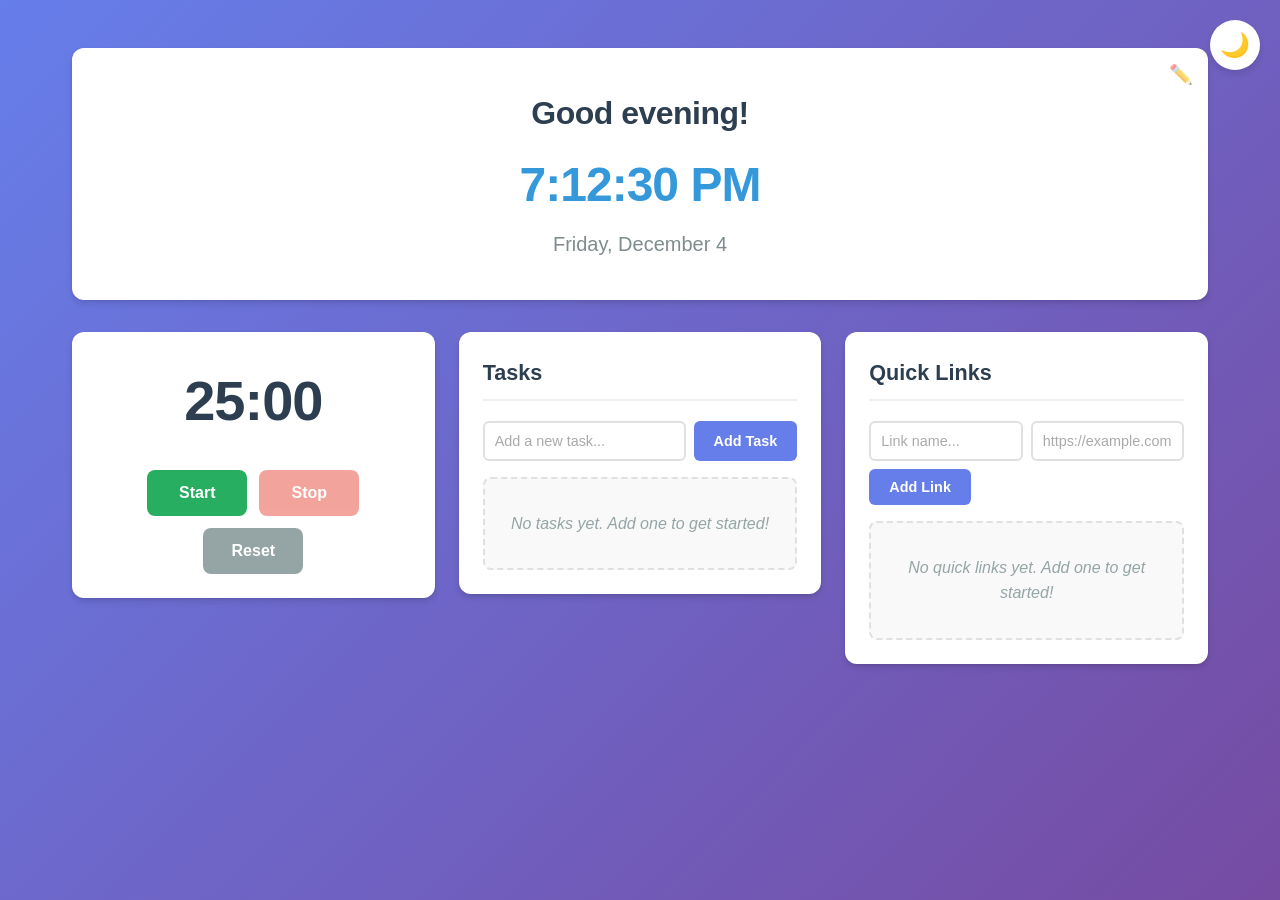
<file: index.html>
<!DOCTYPE html>
<html lang="en">
<head>
    <meta charset="UTF-8">
    <meta name="viewport" content="width=device-width, initial-scale=1.0">
    <meta http-equiv="X-UA-Compatible" content="IE=edge">
    <meta name="description" content="A simple life dashboard with tasks, timer, and quick links">
    <title>Life Dashboard</title>
    <link rel="stylesheet" href="css/styles.css">
</head>
<body>
    <main class="dashboard">
        <header class="dashboard-header">
            <div id="greeting-container" class="greeting-component"></div>
        </header>

        <section class="dashboard-content">
            <div class="component-grid">
                <div id="timer-container" class="timer-component">
                    <h2>Focus Timer</h2>
                    <div class="timer-display"></div>
                    <div class="timer-controls"></div>
                </div>

                <div id="tasklist-container" class="tasklist-component">
                    <h2>Tasks</h2>
                    <div class="task-input-container"></div>
                    <div class="task-list"></div>
                </div>

                <div id="quicklinks-container" class="quicklinks-component">
                    <h2>Quick Links</h2>
                    <div class="quicklinks-input-container"></div>
                    <div class="quicklinks-list"></div>
                </div>
            </div>
        </section>
    </main>

    <!-- Load dependencies first -->
    <script src="js/PerformanceUtils.js"></script>
    <script src="js/NotificationManager.js"></script>
    <script src="js/BrowserCompatibility.js"></script>
    <script src="js/ThemeManager.js"></script>
    <script src="js/StorageManager.js"></script>
    <script src="js/GreetingComponent.js"></script>
    <script src="js/TimerComponent.js"></script>
    <script src="js/TaskListComponent.js"></script>
    <script src="js/QuickLinksComponent.js"></script>
    
    <!-- Load main app last -->
    <script src="js/app.js"></script>
</body>
</html>
</file>
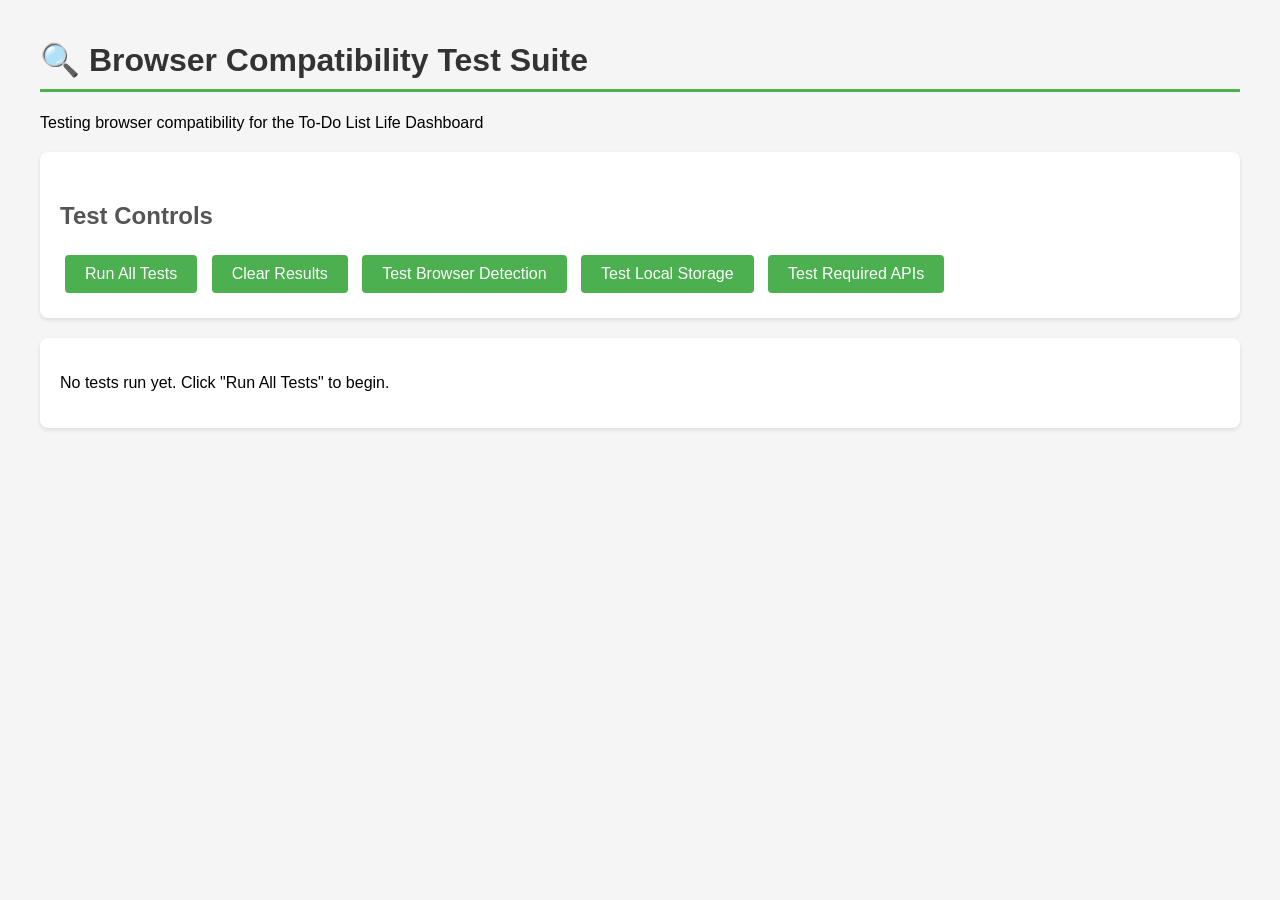
<file: test-browser-compatibility.html>
<!DOCTYPE html>
<html lang="en">
<head>
    <meta charset="UTF-8">
    <meta name="viewport" content="width=device-width, initial-scale=1.0">
    <title>Browser Compatibility Test</title>
    <style>
        body {
            font-family: -apple-system, BlinkMacSystemFont, 'Segoe UI', Roboto, Oxygen, Ubuntu, Cantarell, sans-serif;
            max-width: 1200px;
            margin: 0 auto;
            padding: 20px;
            background: #f5f5f5;
        }
        h1 {
            color: #333;
            border-bottom: 3px solid #4CAF50;
            padding-bottom: 10px;
        }
        h2 {
            color: #555;
            margin-top: 30px;
        }
        .test-section {
            background: white;
            padding: 20px;
            margin: 20px 0;
            border-radius: 8px;
            box-shadow: 0 2px 4px rgba(0,0,0,0.1);
        }
        .test-result {
            padding: 10px;
            margin: 10px 0;
            border-radius: 4px;
            font-family: monospace;
        }
        .pass {
            background: #d4edda;
            color: #155724;
            border-left: 4px solid #28a745;
        }
        .fail {
            background: #f8d7da;
            color: #721c24;
            border-left: 4px solid #dc3545;
        }
        .warning {
            background: #fff3cd;
            color: #856404;
            border-left: 4px solid #ffc107;
        }
        .info {
            background: #d1ecf1;
            color: #0c5460;
            border-left: 4px solid #17a2b8;
        }
        .code {
            background: #f4f4f4;
            padding: 15px;
            border-radius: 4px;
            overflow-x: auto;
            font-family: 'Courier New', monospace;
            font-size: 14px;
        }
        button {
            background: #4CAF50;
            color: white;
            border: none;
            padding: 10px 20px;
            border-radius: 4px;
            cursor: pointer;
            font-size: 16px;
            margin: 5px;
        }
        button:hover {
            background: #45a049;
        }
        .summary {
            font-size: 18px;
            font-weight: bold;
            padding: 15px;
            margin: 20px 0;
            border-radius: 8px;
        }
        table {
            width: 100%;
            border-collapse: collapse;
            margin: 15px 0;
        }
        th, td {
            padding: 12px;
            text-align: left;
            border-bottom: 1px solid #ddd;
        }
        th {
            background: #4CAF50;
            color: white;
        }
        tr:hover {
            background: #f5f5f5;
        }
    </style>
</head>
<body>
    <h1>🔍 Browser Compatibility Test Suite</h1>
    <p>Testing browser compatibility for the To-Do List Life Dashboard</p>

    <div class="test-section">
        <h2>Test Controls</h2>
        <button onclick="runAllTests()">Run All Tests</button>
        <button onclick="clearResults()">Clear Results</button>
        <button onclick="testBrowserDetection()">Test Browser Detection</button>
        <button onclick="testLocalStorage()">Test Local Storage</button>
        <button onclick="testAPIs()">Test Required APIs</button>
    </div>

    <div id="results"></div>

    <script src="js/BrowserCompatibility.js"></script>
    <script>
        let testResults = [];

        function addResult(category, test, status, message, details = '') {
            testResults.push({ category, test, status, message, details });
            displayResults();
        }

        function clearResults() {
            testResults = [];
            displayResults();
        }

        function displayResults() {
            const resultsDiv = document.getElementById('results');
            
            if (testResults.length === 0) {
                resultsDiv.innerHTML = '<div class="test-section"><p>No tests run yet. Click "Run All Tests" to begin.</p></div>';
                return;
            }

            // Group results by category
            const categories = {};
            testResults.forEach(result => {
                if (!categories[result.category]) {
                    categories[result.category] = [];
                }
                categories[result.category].push(result);
            });

            // Calculate summary
            const total = testResults.length;
            const passed = testResults.filter(r => r.status === 'pass').length;
            const failed = testResults.filter(r => r.status === 'fail').length;
            const warnings = testResults.filter(r => r.status === 'warning').length;

            let html = `
                <div class="test-section">
                    <div class="summary ${failed > 0 ? 'fail' : passed === total ? 'pass' : 'warning'}">
                        Test Summary: ${passed}/${total} passed, ${failed} failed, ${warnings} warnings
                    </div>
                </div>
            `;

            // Display results by category
            for (const [category, results] of Object.entries(categories)) {
                html += `<div class="test-section"><h2>${category}</h2>`;
                
                results.forEach(result => {
                    html += `
                        <div class="test-result ${result.status}">
                            <strong>${result.test}:</strong> ${result.message}
                            ${result.details ? `<div class="code">${result.details}</div>` : ''}
                        </div>
                    `;
                });
                
                html += '</div>';
            }

            resultsDiv.innerHTML = html;
        }

        function testBrowserDetection() {
            clearResults();
            
            const browser = BrowserCompatibility.detectBrowser();
            
            addResult(
                'Browser Detection',
                'Browser Type',
                'info',
                `Detected: ${browser.name} version ${browser.version}`,
                `User Agent: ${navigator.userAgent}`
            );

            addResult(
                'Browser Detection',
                'Minimum Version Check',
                browser.isSupported ? 'pass' : 'warning',
                browser.isSupported 
                    ? `Browser version ${browser.version} meets minimum requirement (${browser.minimumVersion})`
                    : `Browser version ${browser.version} is below minimum requirement (${browser.minimumVersion})`
            );

            // Test specific browser requirements
            const requirements = {
                'Chrome': 90,
                'Firefox': 88,
                'Edge': 90,
                'Safari': 14
            };

            addResult(
                'Browser Detection',
                'Supported Browsers',
                'info',
                'Minimum versions required',
                Object.entries(requirements).map(([name, ver]) => `${name}: ${ver}+`).join('\n')
            );
        }

        function testLocalStorage() {
            const result = BrowserCompatibility.checkLocalStorage();
            
            addResult(
                'Local Storage',
                'API Availability',
                result.available ? 'pass' : 'fail',
                result.available ? 'Local Storage is available' : result.error
            );

            if (result.available) {
                // Test read/write operations
                try {
                    const testKey = '__test_key__';
                    const testValue = { test: 'data', number: 123, array: [1, 2, 3] };
                    
                    localStorage.setItem(testKey, JSON.stringify(testValue));
                    const retrieved = JSON.parse(localStorage.getItem(testKey));
                    localStorage.removeItem(testKey);
                    
                    const matches = JSON.stringify(testValue) === JSON.stringify(retrieved);
                    
                    addResult(
                        'Local Storage',
                        'Read/Write Test',
                        matches ? 'pass' : 'fail',
                        matches ? 'Successfully wrote and read data' : 'Data mismatch after read'
                    );
                } catch (error) {
                    addResult(
                        'Local Storage',
                        'Read/Write Test',
                        'fail',
                        `Error during read/write: ${error.message}`
                    );
                }

                // Test storage capacity
                try {
                    const testKey = '__capacity_test__';
                    let size = 0;
                    const chunk = 'x'.repeat(1024); // 1KB chunks
                    
                    for (let i = 0; i < 100; i++) {
                        localStorage.setItem(testKey, chunk.repeat(i));
                        size = i;
                    }
                    
                    localStorage.removeItem(testKey);
                    
                    addResult(
                        'Local Storage',
                        'Capacity Test',
                        'pass',
                        `Successfully stored at least ${size}KB of data`
                    );
                } catch (error) {
                    addResult(
                        'Local Storage',
                        'Capacity Test',
                        'warning',
                        `Storage limit reached or error: ${error.message}`
                    );
                }
            }
        }

        function testAPIs() {
            const result = BrowserCompatibility.checkRequiredAPIs();
            
            addResult(
                'Required APIs',
                'Overall API Check',
                result.available ? 'pass' : 'fail',
                result.available 
                    ? 'All required APIs are available' 
                    : `Missing APIs: ${result.missing.join(', ')}`
            );

            // Test individual APIs
            const apiTests = [
                { name: 'JSON', test: () => typeof JSON !== 'undefined' && JSON.parse && JSON.stringify },
                { name: 'Date', test: () => typeof Date !== 'undefined' },
                { name: 'Array.forEach', test: () => typeof Array.prototype.forEach === 'function' },
                { name: 'Array.map', test: () => typeof Array.prototype.map === 'function' },
                { name: 'Array.filter', test: () => typeof Array.prototype.filter === 'function' },
                { name: 'Array.find', test: () => typeof Array.prototype.find === 'function' },
                { name: 'Object.assign', test: () => typeof Object.assign === 'function' },
                { name: 'Promise', test: () => typeof Promise !== 'undefined' },
                { name: 'setInterval', test: () => typeof setInterval === 'function' },
                { name: 'setTimeout', test: () => typeof setTimeout === 'function' },
                { name: 'addEventListener', test: () => typeof document.addEventListener === 'function' },
                { name: 'querySelector', test: () => typeof document.querySelector === 'function' },
                { name: 'classList', test: () => {
                    const el = document.createElement('div');
                    return typeof el.classList !== 'undefined';
                }}
            ];

            apiTests.forEach(api => {
                try {
                    const available = api.test();
                    addResult(
                        'Required APIs',
                        api.name,
                        available ? 'pass' : 'fail',
                        available ? 'Available' : 'Not available'
                    );
                } catch (error) {
                    addResult(
                        'Required APIs',
                        api.name,
                        'fail',
                        `Error checking: ${error.message}`
                    );
                }
            });
        }

        function testFullCompatibility() {
            const report = BrowserCompatibility.runCompatibilityChecks();
            
            addResult(
                'Full Compatibility Check',
                'Overall Status',
                report.isFullyCompatible ? 'pass' : 'warning',
                report.isFullyCompatible 
                    ? 'All compatibility checks passed' 
                    : 'Some compatibility issues detected'
            );

            addResult(
                'Full Compatibility Check',
                'Compatibility Summary',
                'info',
                BrowserCompatibility.getCompatibilitySummary()
            );

            // Display detailed report
            const details = `
Browser: ${report.browser.name} ${report.browser.version}
Supported: ${report.browser.isSupported}
Local Storage: ${report.localStorage.available}
APIs Available: ${report.apis.available}
${!report.apis.available ? 'Missing: ' + report.apis.missing.join(', ') : ''}
            `.trim();

            addResult(
                'Full Compatibility Check',
                'Detailed Report',
                'info',
                'Complete compatibility information',
                details
            );
        }

        function testBrowserSpecificFeatures() {
            // Test browser-specific features that might differ
            const features = [
                {
                    name: 'requestAnimationFrame',
                    test: () => typeof requestAnimationFrame === 'function'
                },
                {
                    name: 'Intl.DateTimeFormat',
                    test: () => typeof Intl !== 'undefined' && typeof Intl.DateTimeFormat === 'function'
                },
                {
                    name: 'fetch API',
                    test: () => typeof fetch === 'function'
                },
                {
                    name: 'ES6 Classes',
                    test: () => {
                        try {
                            eval('class Test {}');
                            return true;
                        } catch (e) {
                            return false;
                        }
                    }
                },
                {
                    name: 'Arrow Functions',
                    test: () => {
                        try {
                            eval('() => {}');
                            return true;
                        } catch (e) {
                            return false;
                        }
                    }
                },
                {
                    name: 'Template Literals',
                    test: () => {
                        try {
                            eval('`test`');
                            return true;
                        } catch (e) {
                            return false;
                        }
                    }
                }
            ];

            features.forEach(feature => {
                try {
                    const available = feature.test();
                    addResult(
                        'Browser Features',
                        feature.name,
                        available ? 'pass' : 'warning',
                        available ? 'Supported' : 'Not supported (may use polyfill)'
                    );
                } catch (error) {
                    addResult(
                        'Browser Features',
                        feature.name,
                        'warning',
                        `Error checking: ${error.message}`
                    );
                }
            });
        }

        function runAllTests() {
            clearResults();
            testBrowserDetection();
            testLocalStorage();
            testAPIs();
            testBrowserSpecificFeatures();
            testFullCompatibility();
        }

        // Run tests on page load
        window.addEventListener('DOMContentLoaded', () => {
            displayResults();
        });
    </script>
</body>
</html>
</file>
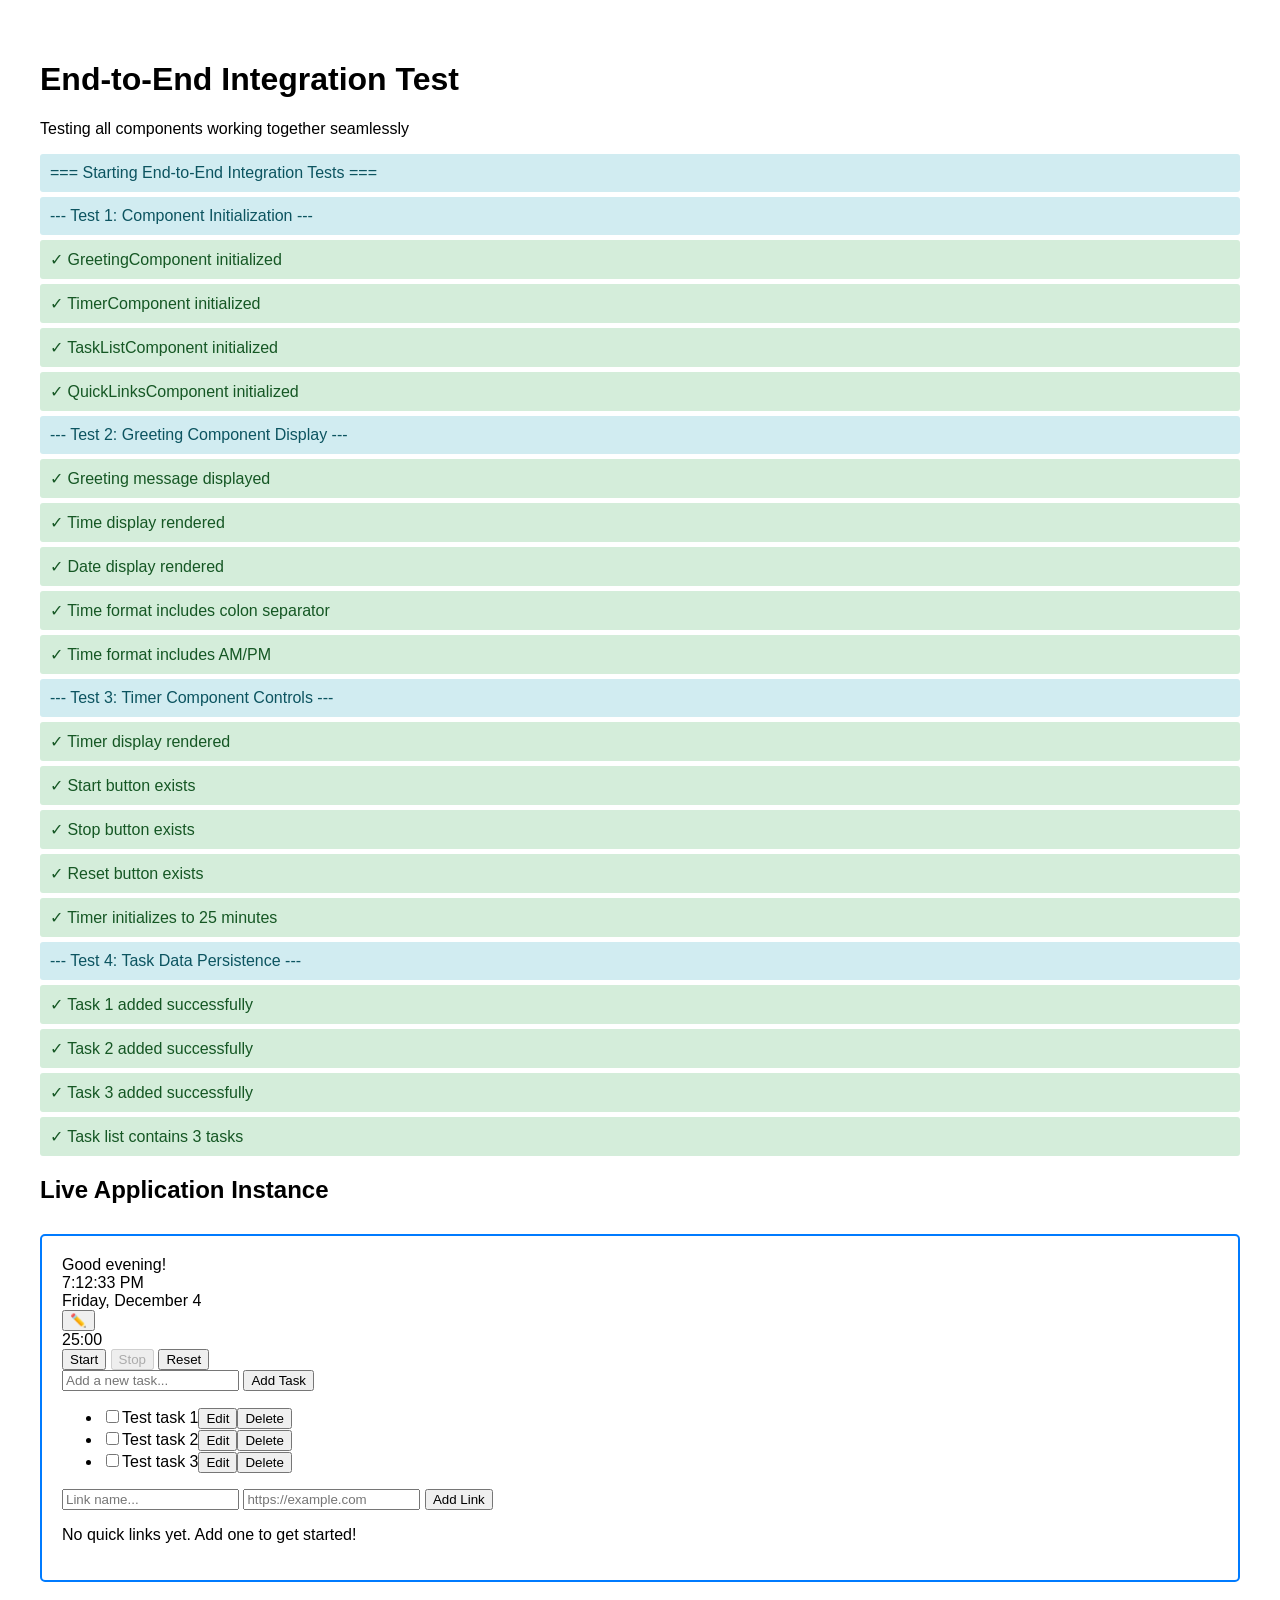
<file: test-e2e-integration.html>
<!DOCTYPE html>
<html lang="en">
<head>
    <meta charset="UTF-8">
    <meta name="viewport" content="width=device-width, initial-scale=1.0">
    <title>End-to-End Integration Test - Life Dashboard</title>
    <style>
        body {
            font-family: Arial, sans-serif;
            max-width: 1200px;
            margin: 20px auto;
            padding: 20px;
        }
        .test-section {
            margin: 20px 0;
            padding: 15px;
            border: 1px solid #ddd;
            border-radius: 5px;
        }
        .test-result {
            padding: 10px;
            margin: 5px 0;
            border-radius: 3px;
        }
        .pass {
            background-color: #d4edda;
            color: #155724;
        }
        .fail {
            background-color: #f8d7da;
            color: #721c24;
        }
        .info {
            background-color: #d1ecf1;
            color: #0c5460;
        }
        .summary {
            font-size: 1.2em;
            font-weight: bold;
            margin: 20px 0;
            padding: 15px;
            border-radius: 5px;
        }
        #app-container {
            margin-top: 30px;
            padding: 20px;
            border: 2px solid #007bff;
            border-radius: 5px;
        }
    </style>
</head>
<body>
    <h1>End-to-End Integration Test</h1>
    <p>Testing all components working together seamlessly</p>

    <div id="test-results"></div>
    <div id="summary"></div>

    <h2>Live Application Instance</h2>
    <div id="app-container">
        <div id="greeting-container" class="greeting-component"></div>
        <div id="timer-container" class="timer-component"></div>
        <div id="tasklist-container" class="tasklist-component">
            <div class="task-input-container"></div>
            <div class="task-list"></div>
        </div>
        <div id="quicklinks-container" class="quicklinks-component">
            <div class="quicklinks-input-container"></div>
            <div class="quicklinks-list"></div>
        </div>
    </div>

    <!-- Load application scripts -->
    <script src="js/PerformanceUtils.js"></script>
    <script src="js/NotificationManager.js"></script>
    <script src="js/BrowserCompatibility.js"></script>
    <script src="js/StorageManager.js"></script>
    <script src="js/GreetingComponent.js"></script>
    <script src="js/TimerComponent.js"></script>
    <script src="js/TaskListComponent.js"></script>
    <script src="js/QuickLinksComponent.js"></script>

    <script>
        // Test framework
        const results = [];
        let passCount = 0;
        let failCount = 0;

        function log(message, type = 'info') {
            const div = document.createElement('div');
            div.className = `test-result ${type}`;
            div.textContent = message;
            document.getElementById('test-results').appendChild(div);
            
            if (type === 'pass') passCount++;
            if (type === 'fail') failCount++;
            
            results.push({ message, type });
        }

        function assert(condition, message) {
            if (condition) {
                log(`✓ ${message}`, 'pass');
                return true;
            } else {
                log(`✗ ${message}`, 'fail');
                return false;
            }
        }

        function sleep(ms) {
            return new Promise(resolve => setTimeout(resolve, ms));
        }

        // Component instances
        let greeting, timer, taskList, quickLinks;

        // Test Suite
        async function runTests() {
            log('=== Starting End-to-End Integration Tests ===', 'info');
            
            // Clear Local Storage before tests
            localStorage.clear();
            
            // Test 1: Component Initialization (Req 8.1, 8.2, 9.4)
            log('--- Test 1: Component Initialization ---', 'info');
            try {
                greeting = new GreetingComponent(document.getElementById('greeting-container'));
                timer = new TimerComponent(document.getElementById('timer-container'));
                taskList = new TaskListComponent(document.getElementById('tasklist-container'));
                quickLinks = new QuickLinksComponent(document.getElementById('quicklinks-container'));
                
                greeting.init();
                timer.init();
                taskList.init();
                quickLinks.init();
                
                assert(greeting !== null, 'GreetingComponent initialized');
                assert(timer !== null, 'TimerComponent initialized');
                assert(taskList !== null, 'TaskListComponent initialized');
                assert(quickLinks !== null, 'QuickLinksComponent initialized');
            } catch (error) {
                log(`Component initialization failed: ${error.message}`, 'fail');
            }
            
            await sleep(100);

            // Test 2: Greeting Component Display
            log('--- Test 2: Greeting Component Display ---', 'info');
            const greetingContainer = document.getElementById('greeting-container');
            assert(greetingContainer.querySelector('.greeting-message') !== null, 'Greeting message displayed');
            assert(greetingContainer.querySelector('.time-display') !== null, 'Time display rendered');
            assert(greetingContainer.querySelector('.date-display') !== null, 'Date display rendered');
            
            const timeText = greetingContainer.querySelector('.time-display').textContent;
            assert(timeText.includes(':'), 'Time format includes colon separator');
            assert(timeText.includes('AM') || timeText.includes('PM'), 'Time format includes AM/PM');
            
            // Test 3: Timer Component Controls
            log('--- Test 3: Timer Component Controls ---', 'info');
            const timerContainer = document.getElementById('timer-container');
            assert(timerContainer.querySelector('.timer-display') !== null, 'Timer display rendered');
            assert(timerContainer.querySelector('.timer-start') !== null, 'Start button exists');
            assert(timerContainer.querySelector('.timer-stop') !== null, 'Stop button exists');
            assert(timerContainer.querySelector('.timer-reset') !== null, 'Reset button exists');
            
            const initialTime = timerContainer.querySelector('.timer-display').textContent;
            assert(initialTime === '25:00', 'Timer initializes to 25 minutes');

            // Test 4: Task Persistence (Req 8.1, 8.2)
            log('--- Test 4: Task Data Persistence ---', 'info');
            
            // Add tasks
            const task1 = taskList.addTask('Test task 1');
            const task2 = taskList.addTask('Test task 2');
            const task3 = taskList.addTask('Test task 3');
            
            assert(task1 !== null, 'Task 1 added successfully');
            assert(task2 !== null, 'Task 2 added successfully');
            assert(task3 !== null, 'Task 3 added successfully');
            assert(taskList.tasks.length === 3, 'Task list contains 3 tasks');
            
            await sleep(500); // Wait for debounced save
            
            // Verify storage
            const storedTasks = StorageManager.get('tasks', []);
            assert(storedTasks.length === 3, 'Tasks persisted to Local Storage');
            assert(storedTasks[0].description === 'Test task 1', 'Task 1 description persisted');
            assert(storedTasks[1].description === 'Test task 2', 'Task 2 description persisted');
            assert(storedTasks[2].description === 'Test task 3', 'Task 3 description persisted');

            // Test 5: Task Operations
            log('--- Test 5: Task Operations ---', 'info');
            
            // Toggle completion
            const toggleResult = taskList.toggleTask(task1.id);
            assert(toggleResult === true, 'Task toggle successful');
            assert(task1.completed === true, 'Task marked as completed');
            
            await sleep(500);
            const storedAfterToggle = StorageManager.get('tasks', []);
            assert(storedAfterToggle[0].completed === true, 'Task completion persisted');
            
            // Edit task
            const editResult = taskList.editTask(task2.id, 'Updated task 2');
            assert(editResult === true, 'Task edit successful');
            assert(task2.description === 'Updated task 2', 'Task description updated');
            
            await sleep(500);
            const storedAfterEdit = StorageManager.get('tasks', []);
            assert(storedAfterEdit[1].description === 'Updated task 2', 'Task edit persisted');
            
            // Delete task
            const deleteResult = taskList.deleteTask(task3.id);
            assert(deleteResult === true, 'Task delete successful');
            assert(taskList.tasks.length === 2, 'Task removed from list');
            
            await sleep(500);
            const storedAfterDelete = StorageManager.get('tasks', []);
            assert(storedAfterDelete.length === 2, 'Task deletion persisted');

            // Test 6: Quick Links Persistence (Req 9.4)
            log('--- Test 6: Quick Links Data Persistence ---', 'info');
            
            // Add links
            const link1 = quickLinks.addLink('GitHub', 'https://github.com');
            const link2 = quickLinks.addLink('Google', 'https://google.com');
            const link3 = quickLinks.addLink('MDN', 'https://developer.mozilla.org');
            
            assert(link1 !== null, 'Link 1 added successfully');
            assert(link2 !== null, 'Link 2 added successfully');
            assert(link3 !== null, 'Link 3 added successfully');
            assert(quickLinks.links.length === 3, 'Quick links list contains 3 links');
            
            await sleep(500); // Wait for debounced save
            
            // Verify storage
            const storedLinks = StorageManager.get('quickLinks', []);
            assert(storedLinks.length === 3, 'Links persisted to Local Storage');
            assert(storedLinks[0].name === 'GitHub', 'Link 1 name persisted');
            assert(storedLinks[0].url === 'https://github.com', 'Link 1 URL persisted');
            assert(storedLinks[1].name === 'Google', 'Link 2 name persisted');
            assert(storedLinks[2].name === 'MDN', 'Link 3 name persisted');

            // Test 7: Quick Links Operations
            log('--- Test 7: Quick Links Operations ---', 'info');
            
            // Delete link
            const deleteLinkResult = quickLinks.deleteLink(link2.id);
            assert(deleteLinkResult === true, 'Link delete successful');
            assert(quickLinks.links.length === 2, 'Link removed from list');
            
            await sleep(500);
            const storedAfterLinkDelete = StorageManager.get('quickLinks', []);
            assert(storedAfterLinkDelete.length === 2, 'Link deletion persisted');
            
            // Test 8: Page Reload Simulation (Req 8.1, 9.4)
            log('--- Test 8: Page Reload Simulation ---', 'info');
            
            // Destroy and recreate components
            greeting.destroy();
            timer.destroy();
            
            // Create new instances
            const newTaskList = new TaskListComponent(document.getElementById('tasklist-container'));
            const newQuickLinks = new QuickLinksComponent(document.getElementById('quicklinks-container'));
            
            newTaskList.init();
            newQuickLinks.init();
            
            assert(newTaskList.tasks.length === 2, 'Tasks loaded after reload');
            assert(newTaskList.tasks[0].description === 'Test task 1', 'Task 1 data preserved');
            assert(newTaskList.tasks[1].description === 'Updated task 2', 'Task 2 data preserved');
            assert(newTaskList.tasks[0].completed === true, 'Task completion state preserved');
            
            assert(newQuickLinks.links.length === 2, 'Links loaded after reload');
            assert(newQuickLinks.links[0].name === 'GitHub', 'Link 1 data preserved');
            assert(newQuickLinks.links[1].name === 'MDN', 'Link 2 data preserved');

            // Test 9: Event Handler Binding
            log('--- Test 9: Event Handler Binding ---', 'info');
            
            // Check timer buttons are functional
            const startBtn = timerContainer.querySelector('.timer-start');
            const stopBtn = timerContainer.querySelector('.timer-stop');
            const resetBtn = timerContainer.querySelector('.timer-reset');
            
            assert(startBtn !== null && !startBtn.disabled, 'Start button is enabled');
            assert(stopBtn !== null && stopBtn.disabled, 'Stop button is disabled (timer not running)');
            assert(resetBtn !== null && !resetBtn.disabled, 'Reset button is enabled');
            
            // Start timer
            startBtn.click();
            await sleep(100);
            assert(timer.state === 'running', 'Timer started via button click');
            
            // Stop timer
            stopBtn.click();
            await sleep(100);
            assert(timer.state === 'paused', 'Timer stopped via button click');
            
            // Reset timer
            resetBtn.click();
            await sleep(100);
            assert(timer.state === 'idle', 'Timer reset via button click');
            assert(timer.remaining === 1500, 'Timer reset to initial duration');

            // Test 10: Memory Leak Prevention
            log('--- Test 10: Memory Leak Prevention ---', 'info');
            
            // Create and destroy greeting component multiple times
            for (let i = 0; i < 5; i++) {
                const tempGreeting = new GreetingComponent(document.getElementById('greeting-container'));
                tempGreeting.init();
                tempGreeting.destroy();
            }
            assert(true, 'Multiple greeting component create/destroy cycles completed');
            
            // Create and destroy timer component multiple times
            for (let i = 0; i < 5; i++) {
                const tempTimer = new TimerComponent(document.getElementById('timer-container'));
                tempTimer.init();
                tempTimer.start();
                tempTimer.destroy();
            }
            assert(true, 'Multiple timer component create/destroy cycles completed');
            
            // Verify no lingering intervals (this is implicit - if intervals weren't cleared, 
            // we'd see console errors or unexpected behavior)
            assert(true, 'No memory leaks detected from intervals');

            // Test 11: Input Validation
            log('--- Test 11: Input Validation ---', 'info');
            
            // Empty task rejection
            const emptyTask = newTaskList.addTask('   ');
            assert(emptyTask === null, 'Empty task rejected');
            
            const emptyTask2 = newTaskList.addTask('');
            assert(emptyTask2 === null, 'Whitespace-only task rejected');
            
            // Invalid URL rejection
            const invalidLink1 = newQuickLinks.addLink('Test', 'not-a-url');
            assert(invalidLink1 === null, 'Invalid URL rejected (no protocol)');
            
            const invalidLink2 = newQuickLinks.addLink('Test', 'ftp://example.com');
            assert(invalidLink2 === null, 'Invalid URL rejected (wrong protocol)');
            
            const invalidLink3 = newQuickLinks.addLink('', 'https://example.com');
            assert(invalidLink3 === null, 'Empty link name rejected');
            
            // Valid inputs accepted
            const validTask = newTaskList.addTask('Valid task');
            assert(validTask !== null, 'Valid task accepted');
            
            const validLink = newQuickLinks.addLink('Valid Link', 'https://example.com');
            assert(validLink !== null, 'Valid link accepted');

            // Test 12: Component Integration
            log('--- Test 12: Component Integration ---', 'info');
            
            // All components should work independently without interfering
            const taskCountBefore = newTaskList.tasks.length;
            const linkCountBefore = newQuickLinks.links.length;
            
            // Add task
            newTaskList.addTask('Integration test task');
            assert(newTaskList.tasks.length === taskCountBefore + 1, 'Task added without affecting links');
            assert(newQuickLinks.links.length === linkCountBefore, 'Links unchanged after task addition');
            
            // Add link
            newQuickLinks.addLink('Integration Link', 'https://test.com');
            assert(newQuickLinks.links.length === linkCountBefore + 1, 'Link added without affecting tasks');
            assert(newTaskList.tasks.length === taskCountBefore + 1, 'Tasks unchanged after link addition');
            
            // Timer operations don't affect data
            timer.start();
            await sleep(100);
            timer.stop();
            assert(newTaskList.tasks.length === taskCountBefore + 1, 'Timer operations don\'t affect tasks');
            assert(newQuickLinks.links.length === linkCountBefore + 1, 'Timer operations don\'t affect links');

            // Test 13: Storage Error Handling
            log('--- Test 13: Storage Error Handling ---', 'info');
            
            // Test corrupted data handling
            localStorage.setItem('tasks', 'invalid-json{{{');
            const corruptedTasks = StorageManager.get('tasks', []);
            assert(Array.isArray(corruptedTasks) && corruptedTasks.length === 0, 
                   'Corrupted task data returns default value');
            
            localStorage.setItem('quickLinks', 'not-json');
            const corruptedLinks = StorageManager.get('quickLinks', []);
            assert(Array.isArray(corruptedLinks) && corruptedLinks.length === 0, 
                   'Corrupted link data returns default value');
            
            // Test missing data handling
            localStorage.removeItem('tasks');
            const missingTasks = StorageManager.get('tasks', []);
            assert(Array.isArray(missingTasks) && missingTasks.length === 0, 
                   'Missing task data returns default value');
            
            // Test 14: Complete Application State
            log('--- Test 14: Complete Application State ---', 'info');
            
            // Clean slate
            localStorage.clear();
            
            // Initialize fresh components
            const finalTaskList = new TaskListComponent(document.getElementById('tasklist-container'));
            const finalQuickLinks = new QuickLinksComponent(document.getElementById('quicklinks-container'));
            
            finalTaskList.init();
            finalQuickLinks.init();
            
            assert(finalTaskList.tasks.length === 0, 'Fresh task list is empty');
            assert(finalQuickLinks.links.length === 0, 'Fresh links list is empty');

            // Add complete application data
            finalTaskList.addTask('Morning workout');
            finalTaskList.addTask('Review code');
            finalTaskList.addTask('Team meeting');
            finalTaskList.toggleTask(finalTaskList.tasks[0].id);
            
            finalQuickLinks.addLink('GitHub', 'https://github.com');
            finalQuickLinks.addLink('Stack Overflow', 'https://stackoverflow.com');
            
            await sleep(500);
            
            // Verify complete state
            assert(finalTaskList.tasks.length === 3, 'Complete task list created');
            assert(finalTaskList.tasks[0].completed === true, 'Task completion tracked');
            assert(finalQuickLinks.links.length === 2, 'Complete links list created');
            
            const finalStoredTasks = StorageManager.get('tasks', []);
            const finalStoredLinks = StorageManager.get('quickLinks', []);
            
            assert(finalStoredTasks.length === 3, 'Complete task state persisted');
            assert(finalStoredLinks.length === 2, 'Complete links state persisted');
            
            // Summary
            log('=== Test Suite Complete ===', 'info');
            const summary = document.getElementById('summary');
            summary.className = 'summary ' + (failCount === 0 ? 'pass' : 'fail');
            summary.innerHTML = `
                <strong>Results:</strong> ${passCount} passed, ${failCount} failed<br>
                <strong>Success Rate:</strong> ${((passCount / (passCount + failCount)) * 100).toFixed(1)}%
            `;
            
            if (failCount === 0) {
                log('✓ All integration tests passed! Application is ready for production.', 'pass');
            } else {
                log(`✗ ${failCount} test(s) failed. Please review and fix issues.`, 'fail');
            }
        }

        // Run tests when page loads
        window.addEventListener('DOMContentLoaded', () => {
            setTimeout(runTests, 500);
        });
    </script>
</body>
</html>
</file>
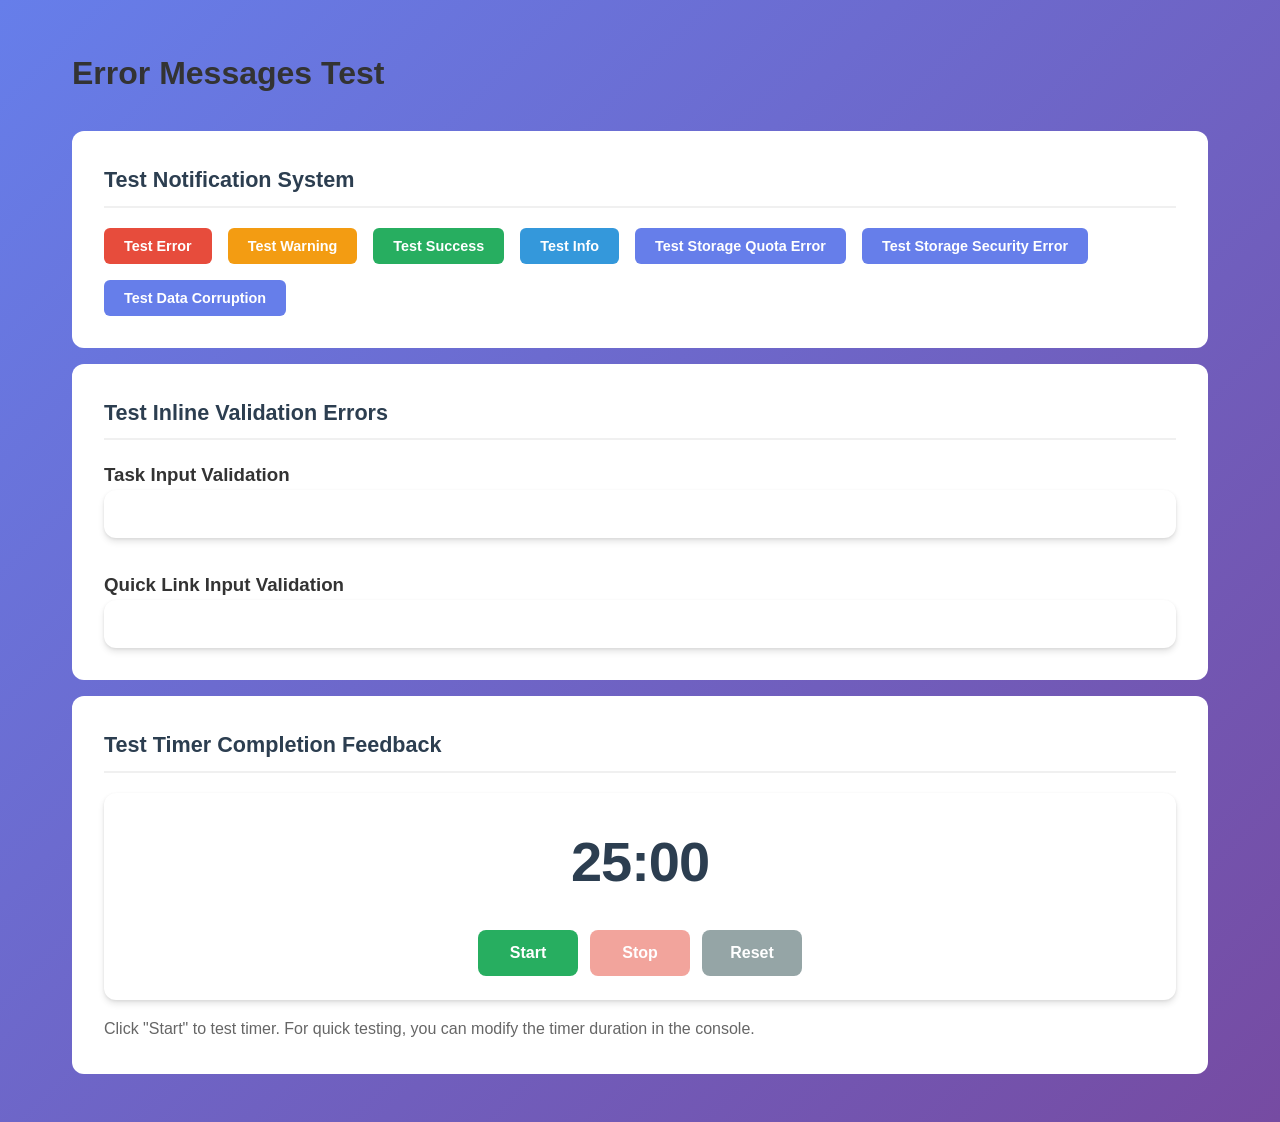
<file: test-error-messages.html>
<!DOCTYPE html>
<html lang="en">
<head>
    <meta charset="UTF-8">
    <meta name="viewport" content="width=device-width, initial-scale=1.0">
    <title>Error Messages Test</title>
    <link rel="stylesheet" href="css/styles.css">
</head>
<body>
    <main class="dashboard">
        <header class="dashboard-header">
            <h1>Error Messages Test</h1>
        </header>

        <section class="dashboard-content">
            <div style="background: white; padding: 2rem; border-radius: 12px; margin-bottom: 1rem;">
                <h2>Test Notification System</h2>
                <div style="display: flex; gap: 1rem; flex-wrap: wrap; margin-top: 1rem;">
                    <button id="test-error" class="add-task-btn" style="background-color: #e74c3c;">Test Error</button>
                    <button id="test-warning" class="add-task-btn" style="background-color: #f39c12;">Test Warning</button>
                    <button id="test-success" class="add-task-btn" style="background-color: #27ae60;">Test Success</button>
                    <button id="test-info" class="add-task-btn" style="background-color: #3498db;">Test Info</button>
                    <button id="test-storage-quota" class="add-task-btn">Test Storage Quota Error</button>
                    <button id="test-storage-security" class="add-task-btn">Test Storage Security Error</button>
                    <button id="test-data-corruption" class="add-task-btn">Test Data Corruption</button>
                </div>
            </div>

            <div style="background: white; padding: 2rem; border-radius: 12px; margin-bottom: 1rem;">
                <h2>Test Inline Validation Errors</h2>
                
                <h3>Task Input Validation</h3>
                <div id="tasklist-container" class="tasklist-component">
                    <div class="task-input-container"></div>
                    <div class="task-list"></div>
                </div>

                <h3 style="margin-top: 2rem;">Quick Link Input Validation</h3>
                <div id="quicklinks-container" class="quicklinks-component">
                    <div class="quicklinks-input-container"></div>
                    <div class="quicklinks-list"></div>
                </div>
            </div>

            <div style="background: white; padding: 2rem; border-radius: 12px;">
                <h2>Test Timer Completion Feedback</h2>
                <div id="timer-container" class="timer-component">
                    <div class="timer-display"></div>
                    <div class="timer-controls"></div>
                </div>
                <p style="margin-top: 1rem; color: #666;">
                    Click "Start" to test timer. For quick testing, you can modify the timer duration in the console.
                </p>
            </div>
        </section>
    </main>

    <script src="js/NotificationManager.js"></script>
    <script src="js/StorageManager.js"></script>
    <script src="js/TimerComponent.js"></script>
    <script src="js/TaskListComponent.js"></script>
    <script src="js/QuickLinksComponent.js"></script>

    <script>
        // Initialize components
        const timer = new TimerComponent(document.getElementById('timer-container'));
        timer.init();

        const taskList = new TaskListComponent(document.getElementById('tasklist-container'));
        taskList.init();

        const quickLinks = new QuickLinksComponent(document.getElementById('quicklinks-container'));
        quickLinks.init();

        // Test notification buttons
        document.getElementById('test-error').addEventListener('click', () => {
            NotificationManager.error('This is an error message!');
        });

        document.getElementById('test-warning').addEventListener('click', () => {
            NotificationManager.warning('This is a warning message!');
        });

        document.getElementById('test-success').addEventListener('click', () => {
            NotificationManager.success('This is a success message!');
        });

        document.getElementById('test-info').addEventListener('click', () => {
            NotificationManager.info('This is an info message!');
        });

        document.getElementById('test-storage-quota').addEventListener('click', () => {
            NotificationManager.error(
                'Storage limit reached! Please delete some tasks or quick links to free up space.',
                10000
            );
        });

        document.getElementById('test-storage-security').addEventListener('click', () => {
            NotificationManager.error(
                'Cannot access storage. Your browser settings may be blocking data storage.',
                7000
            );
        });

        document.getElementById('test-data-corruption').addEventListener('click', () => {
            NotificationManager.warning(
                'Some saved data was corrupted and has been reset. Starting fresh.',
                6000
            );
        });

        // Make timer accessible for quick testing
        window.testTimer = timer;
        console.log('Timer available as window.testTimer');
        console.log('To test timer completion quickly, run: window.testTimer.remaining = 3; window.testTimer.start();');
    </script>
</body>
</html>
</file>
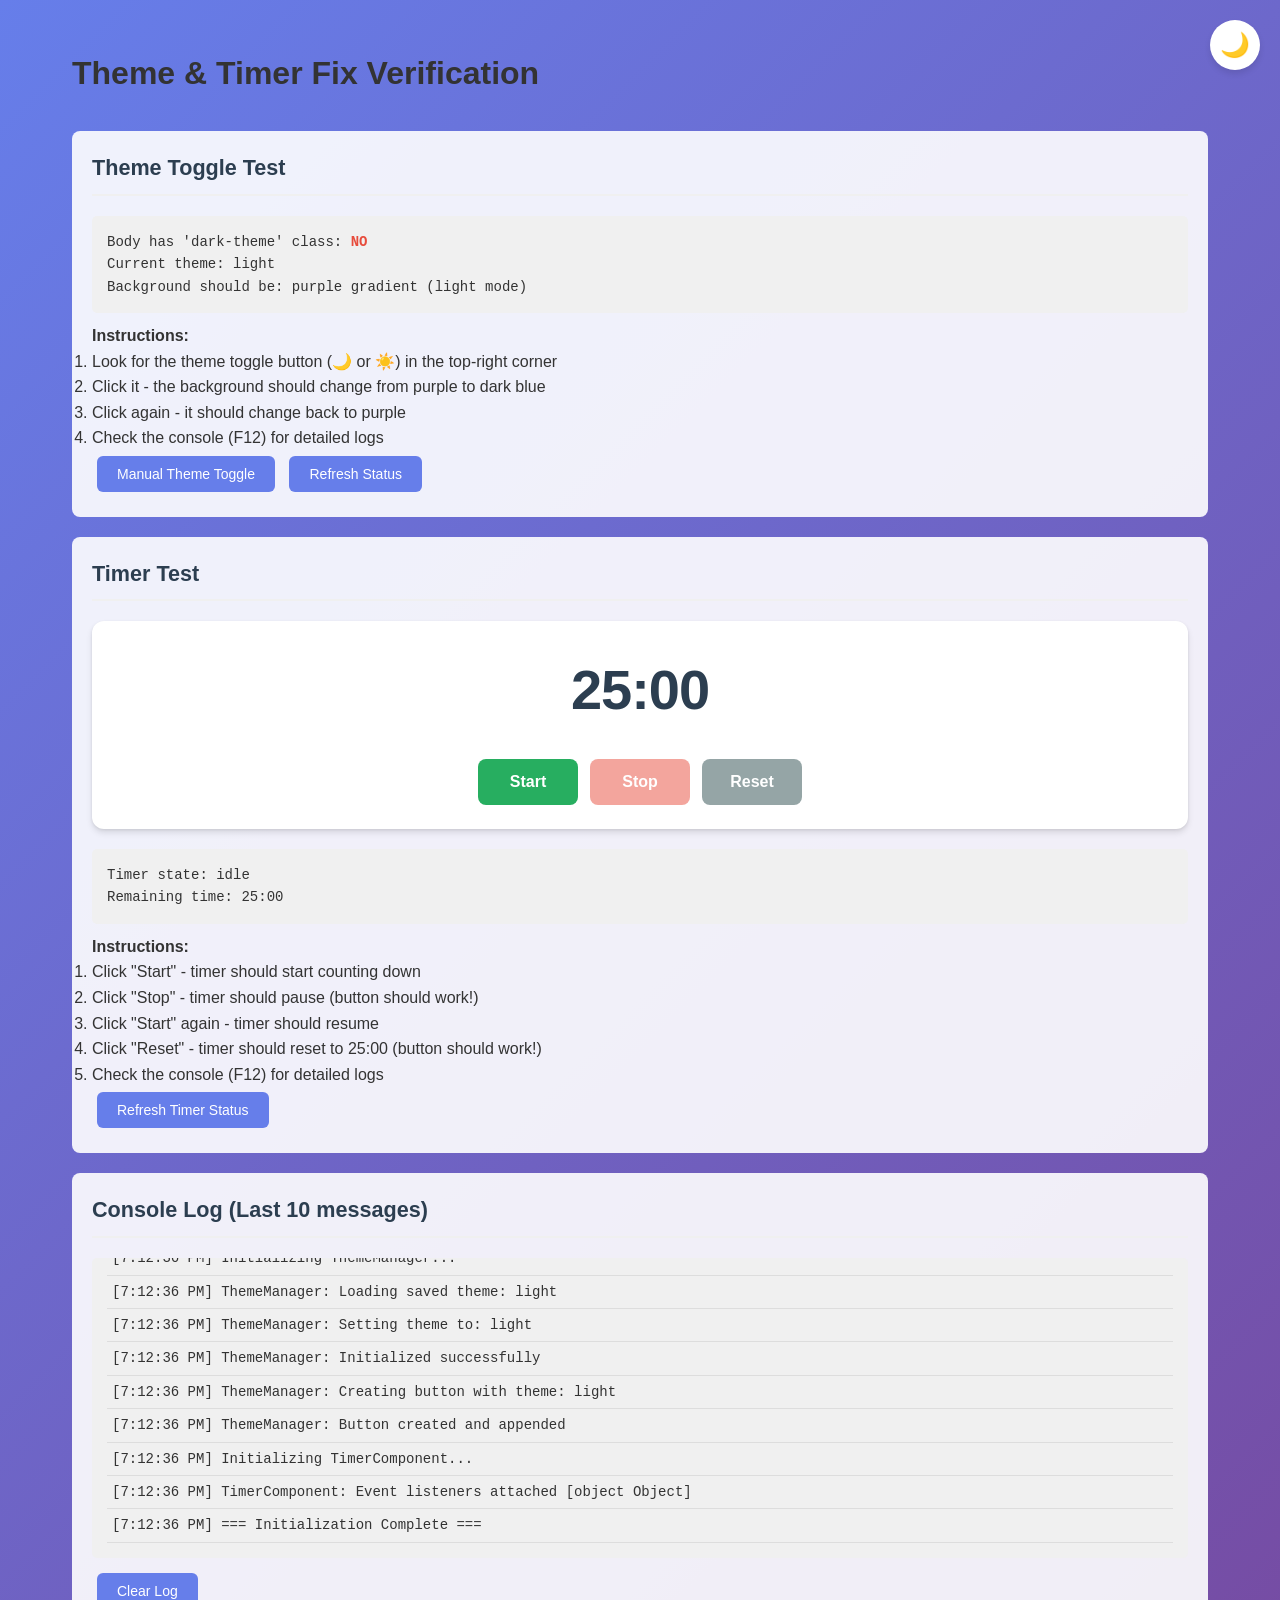
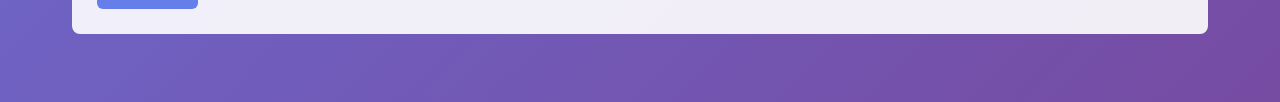
<file: test-fixes.html>
<!DOCTYPE html>
<html lang="en">
<head>
    <meta charset="UTF-8">
    <meta name="viewport" content="width=device-width, initial-scale=1.0">
    <title>Test Theme & Timer Fixes</title>
    <link rel="stylesheet" href="css/styles.css">
    <style>
        .test-section {
            margin: 20px 0;
            padding: 20px;
            background: rgba(255, 255, 255, 0.9);
            border-radius: 8px;
        }
        
        body.dark-theme .test-section {
            background: rgba(44, 62, 80, 0.9);
        }
        
        .status-box {
            padding: 15px;
            background: #f0f0f0;
            border-radius: 5px;
            margin: 10px 0;
            font-family: monospace;
            font-size: 14px;
        }
        
        body.dark-theme .status-box {
            background: #34495e;
        }
        
        .success {
            color: #27ae60;
            font-weight: bold;
        }
        
        .error {
            color: #e74c3c;
            font-weight: bold;
        }
        
        .test-button {
            padding: 10px 20px;
            margin: 5px;
            cursor: pointer;
            background: #667eea;
            color: white;
            border: none;
            border-radius: 6px;
            font-size: 14px;
        }
        
        .test-button:hover {
            background: #5568d3;
        }
    </style>
</head>
<body>
    <main class="dashboard">
        <header class="dashboard-header">
            <h1>Theme & Timer Fix Verification</h1>
        </header>

        <section class="dashboard-content">
            <!-- Theme Test Section -->
            <div class="test-section">
                <h2>Theme Toggle Test</h2>
                <div class="status-box">
                    <div>Body has 'dark-theme' class: <span id="theme-class-status">checking...</span></div>
                    <div>Current theme: <span id="theme-current">checking...</span></div>
                    <div>Background should be: <span id="theme-expected">purple gradient (light mode)</span></div>
                </div>
                <p><strong>Instructions:</strong></p>
                <ol>
                    <li>Look for the theme toggle button (🌙 or ☀️) in the top-right corner</li>
                    <li>Click it - the background should change from purple to dark blue</li>
                    <li>Click again - it should change back to purple</li>
                    <li>Check the console (F12) for detailed logs</li>
                </ol>
                <button class="test-button" onclick="manualThemeToggle()">Manual Theme Toggle</button>
                <button class="test-button" onclick="updateThemeStatus()">Refresh Status</button>
            </div>

            <!-- Timer Test Section -->
            <div class="test-section">
                <h2>Timer Test</h2>
                <div id="timer-container" class="timer-component">
                    <h3>Focus Timer</h3>
                    <div class="timer-display"></div>
                    <div class="timer-controls"></div>
                </div>
                <div class="status-box" style="margin-top: 20px;">
                    <div>Timer state: <span id="timer-state">checking...</span></div>
                    <div>Remaining time: <span id="timer-remaining">checking...</span></div>
                </div>
                <p><strong>Instructions:</strong></p>
                <ol>
                    <li>Click "Start" - timer should start counting down</li>
                    <li>Click "Stop" - timer should pause (button should work!)</li>
                    <li>Click "Start" again - timer should resume</li>
                    <li>Click "Reset" - timer should reset to 25:00 (button should work!)</li>
                    <li>Check the console (F12) for detailed logs</li>
                </ol>
                <button class="test-button" onclick="updateTimerStatus()">Refresh Timer Status</button>
            </div>

            <!-- Console Log Section -->
            <div class="test-section">
                <h2>Console Log (Last 10 messages)</h2>
                <div id="console-log" class="status-box" style="max-height: 300px; overflow-y: auto;"></div>
                <button class="test-button" onclick="clearConsoleLog()">Clear Log</button>
            </div>
        </section>
    </main>

    <!-- Load dependencies -->
    <script src="js/PerformanceUtils.js"></script>
    <script src="js/NotificationManager.js"></script>
    <script src="js/BrowserCompatibility.js"></script>
    <script src="js/StorageManager.js"></script>
    <script src="js/ThemeManager.js"></script>
    <script src="js/TimerComponent.js"></script>
    
    <script>
        // Console logging
        const logDiv = document.getElementById('console-log');
        const originalConsoleLog = console.log;
        const originalConsoleError = console.error;
        const logs = [];
        
        function addLog(message, type = 'info') {
            const timestamp = new Date().toLocaleTimeString();
            logs.push({ timestamp, message, type });
            if (logs.length > 10) logs.shift();
            
            logDiv.innerHTML = logs.map(log => 
                `<div style="color: ${log.type === 'error' ? '#e74c3c' : '#333'}; padding: 5px; border-bottom: 1px solid #ddd;">
                    [${log.timestamp}] ${log.message}
                </div>`
            ).join('');
            logDiv.scrollTop = logDiv.scrollHeight;
        }
        
        console.log = function(...args) {
            originalConsoleLog.apply(console, args);
            addLog(args.join(' '), 'info');
        };
        
        console.error = function(...args) {
            originalConsoleError.apply(console, args);
            addLog(args.join(' '), 'error');
        };
        
        function clearConsoleLog() {
            logs.length = 0;
            logDiv.innerHTML = '<div style="color: #95a5a6; font-style: italic;">Log cleared</div>';
        }
        
        // Theme status
        function updateThemeStatus() {
            const hasClass = document.body.classList.contains('dark-theme');
            const current = hasClass ? 'dark' : 'light';
            const expected = hasClass ? 'dark blue gradient (dark mode)' : 'purple gradient (light mode)';
            
            document.getElementById('theme-class-status').innerHTML = hasClass ? 
                '<span class="success">YES</span>' : '<span class="error">NO</span>';
            document.getElementById('theme-current').textContent = current;
            document.getElementById('theme-expected').textContent = expected;
        }
        
        function manualThemeToggle() {
            if (typeof ThemeManager !== 'undefined') {
                ThemeManager.toggleTheme();
                updateThemeStatus();
            } else {
                alert('ThemeManager not loaded!');
            }
        }
        
        // Timer status
        let timerComponent = null;
        
        function updateTimerStatus() {
            if (timerComponent) {
                document.getElementById('timer-state').textContent = timerComponent.state;
                document.getElementById('timer-remaining').textContent = 
                    timerComponent.formatTime(timerComponent.remaining);
            }
        }
        
        // Initialize
        document.addEventListener('DOMContentLoaded', () => {
            console.log('=== Test Page Loaded ===');
            
            // Initialize theme
            console.log('Initializing ThemeManager...');
            ThemeManager.init();
            
            // Create theme toggle button
            const header = document.querySelector('.dashboard-header');
            if (header) {
                ThemeManager.createToggleButton(header);
            }
            
            // Initialize timer
            console.log('Initializing TimerComponent...');
            const timerContainer = document.getElementById('timer-container');
            if (timerContainer) {
                timerComponent = new TimerComponent(timerContainer);
                timerComponent.init();
            }
            
            // Update status
            updateThemeStatus();
            updateTimerStatus();
            
            // Update timer status every second
            setInterval(updateTimerStatus, 1000);
            
            console.log('=== Initialization Complete ===');
        });
    </script>
</body>
</html>
</file>
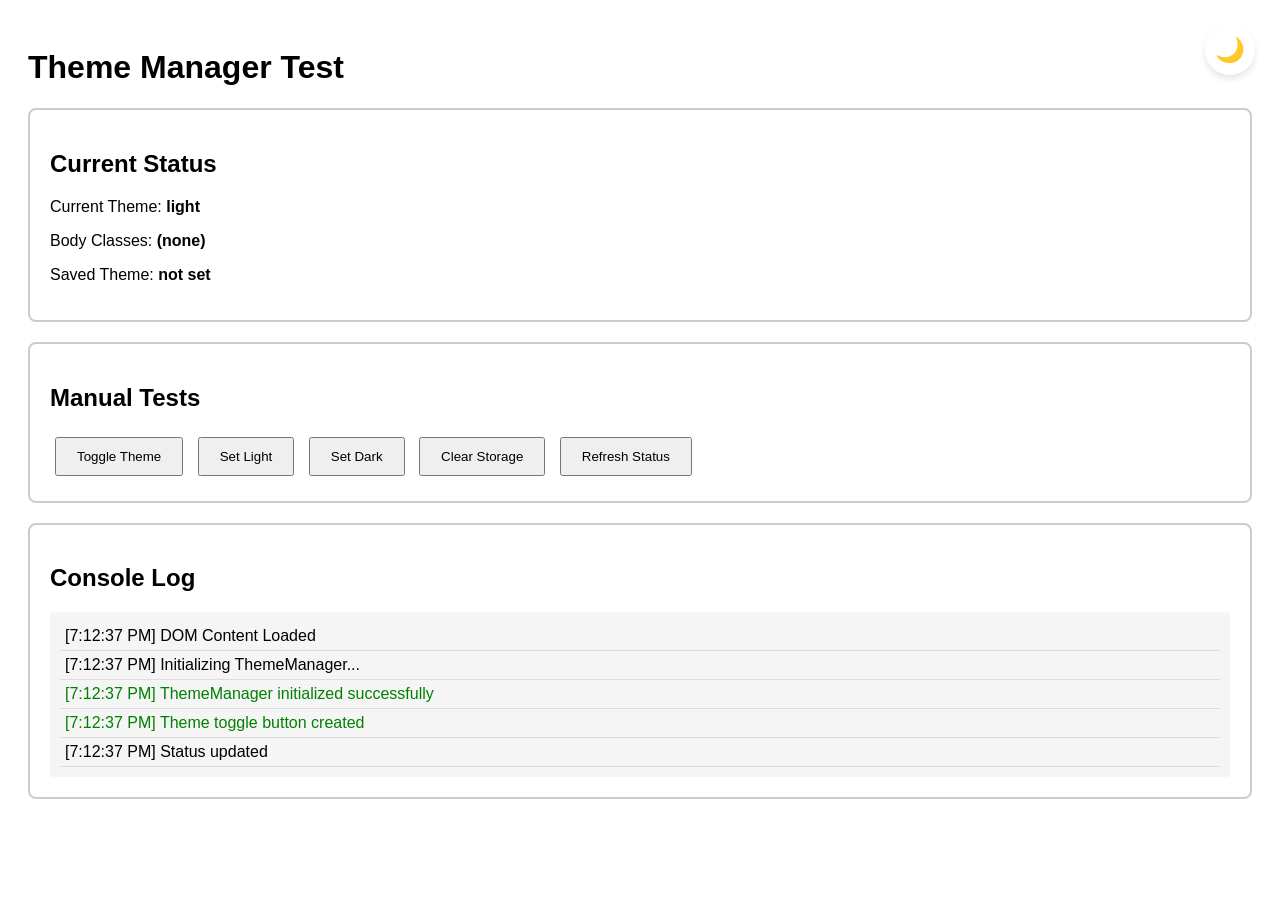
<file: test-theme.html>
<!DOCTYPE html>
<html lang="en">
<head>
    <meta charset="UTF-8">
    <meta name="viewport" content="width=device-width, initial-scale=1.0">
    <title>Theme Test</title>
    <style>
        body {
            font-family: Arial, sans-serif;
            padding: 20px;
            transition: all 0.3s ease;
        }
        
        body.dark-theme {
            background-color: #1a1a2e;
            color: #ecf0f1;
        }
        
        .test-section {
            margin: 20px 0;
            padding: 20px;
            border: 2px solid #ccc;
            border-radius: 8px;
        }
        
        body.dark-theme .test-section {
            border-color: #34495e;
            background-color: #2c3e50;
        }
        
        button {
            padding: 10px 20px;
            margin: 5px;
            cursor: pointer;
        }
        
        .theme-toggle-btn {
            position: fixed;
            top: 20px;
            right: 20px;
            width: 50px;
            height: 50px;
            border-radius: 50%;
            border: none;
            background: white;
            box-shadow: 0 4px 6px rgba(0, 0, 0, 0.1);
            cursor: pointer;
            font-size: 1.5rem;
            display: flex;
            align-items: center;
            justify-content: center;
            z-index: 1000;
        }
        
        body.dark-theme .theme-toggle-btn {
            background: #34495e;
            color: #ecf0f1;
        }
    </style>
</head>
<body>
    <h1>Theme Manager Test</h1>
    
    <div class="test-section">
        <h2>Current Status</h2>
        <p>Current Theme: <strong id="current-theme">Loading...</strong></p>
        <p>Body Classes: <strong id="body-classes">Loading...</strong></p>
        <p>Saved Theme: <strong id="saved-theme">Loading...</strong></p>
    </div>
    
    <div class="test-section">
        <h2>Manual Tests</h2>
        <button onclick="testToggle()">Toggle Theme</button>
        <button onclick="testSetLight()">Set Light</button>
        <button onclick="testSetDark()">Set Dark</button>
        <button onclick="testClearStorage()">Clear Storage</button>
        <button onclick="updateStatus()">Refresh Status</button>
    </div>
    
    <div class="test-section">
        <h2>Console Log</h2>
        <div id="console-log" style="background: #f5f5f5; padding: 10px; border-radius: 4px; max-height: 300px; overflow-y: auto;"></div>
    </div>

    <script src="js/StorageManager.js"></script>
    <script src="js/ThemeManager.js"></script>
    <script>
        // Custom console logging
        const logDiv = document.getElementById('console-log');
        function log(message, type = 'info') {
            const entry = document.createElement('div');
            entry.style.padding = '5px';
            entry.style.borderBottom = '1px solid #ddd';
            entry.style.color = type === 'error' ? 'red' : type === 'success' ? 'green' : 'black';
            entry.textContent = `[${new Date().toLocaleTimeString()}] ${message}`;
            logDiv.appendChild(entry);
            logDiv.scrollTop = logDiv.scrollHeight;
        }

        // Update status display
        function updateStatus() {
            document.getElementById('current-theme').textContent = ThemeManager.getCurrentTheme();
            document.getElementById('body-classes').textContent = document.body.className || '(none)';
            document.getElementById('saved-theme').textContent = StorageManager.get('theme', 'not set');
            log('Status updated');
        }

        // Test functions
        function testToggle() {
            const newTheme = ThemeManager.toggleTheme();
            log(`Toggled to: ${newTheme}`, 'success');
            updateStatus();
        }

        function testSetLight() {
            ThemeManager.setTheme('light');
            log('Set to light theme', 'success');
            updateStatus();
        }

        function testSetDark() {
            ThemeManager.setTheme('dark');
            log('Set to dark theme', 'success');
            updateStatus();
        }

        function testClearStorage() {
            StorageManager.remove('theme');
            log('Cleared theme from storage', 'success');
            updateStatus();
        }

        // Initialize
        document.addEventListener('DOMContentLoaded', () => {
            log('DOM Content Loaded');
            log('Initializing ThemeManager...');
            
            try {
                ThemeManager.init();
                log('ThemeManager initialized successfully', 'success');
            } catch (error) {
                log(`Error initializing ThemeManager: ${error.message}`, 'error');
            }
            
            // Create toggle button
            const header = document.querySelector('h1');
            if (header) {
                ThemeManager.createToggleButton(document.body);
                log('Theme toggle button created', 'success');
            }
            
            updateStatus();
        });
    </script>
</body>
</html>
</file>
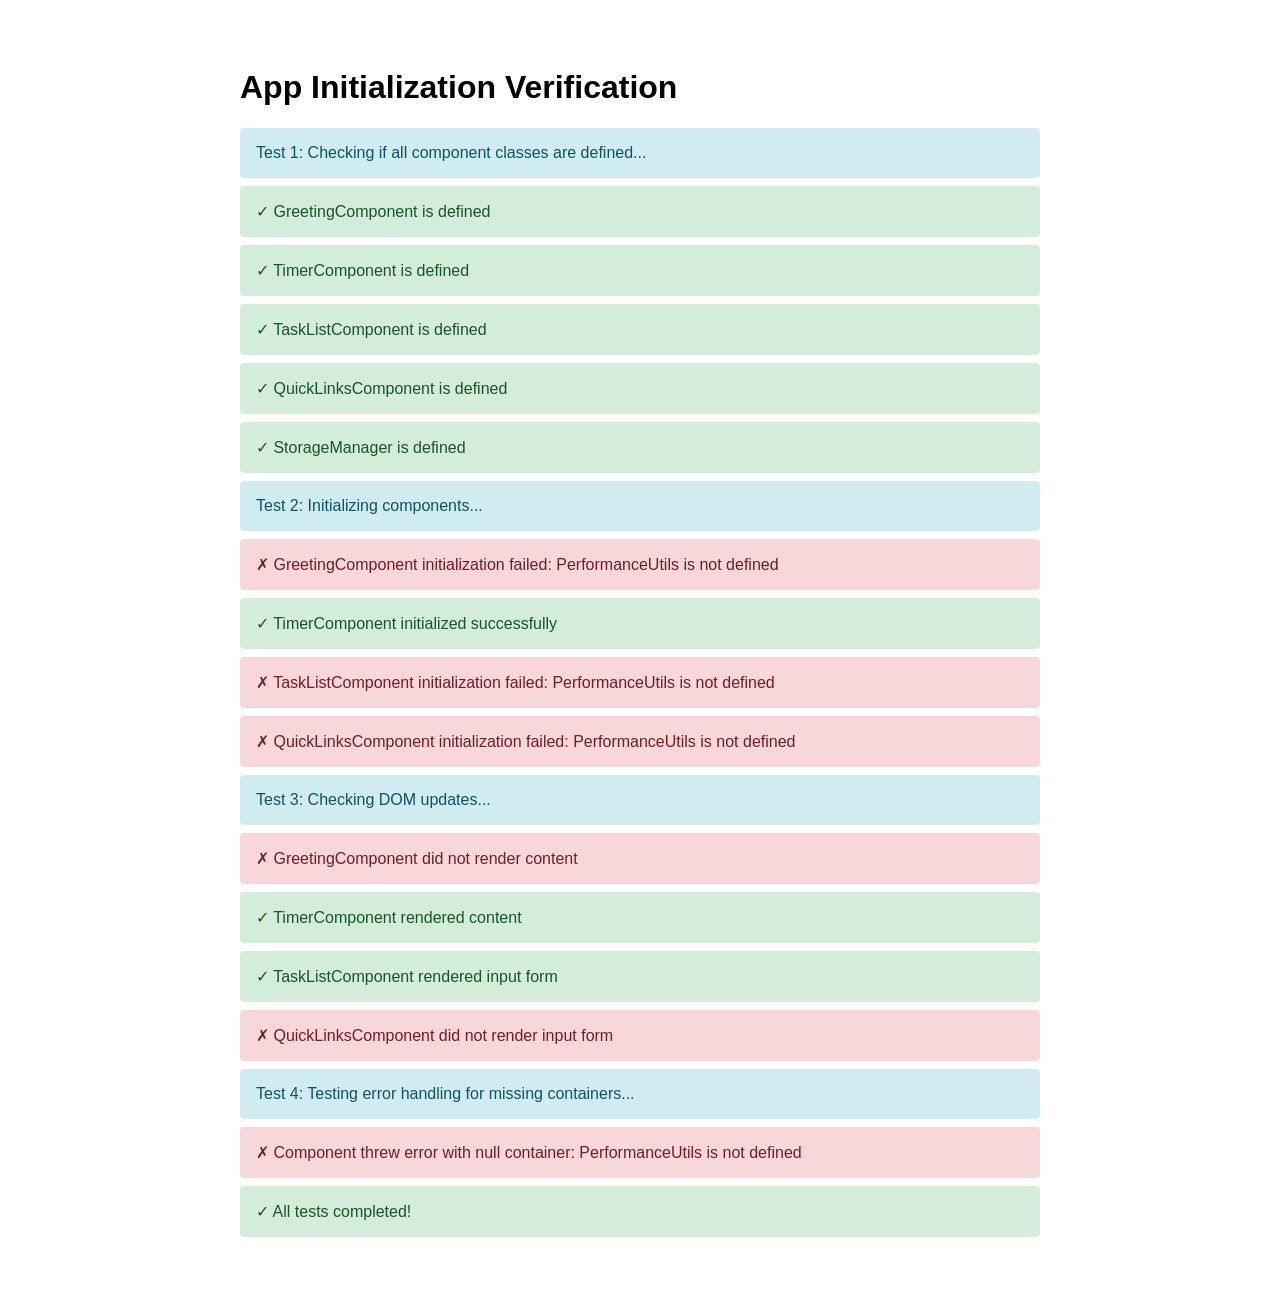
<file: verify-app-init.html>
<!DOCTYPE html>
<html lang="en">
<head>
    <meta charset="UTF-8">
    <meta name="viewport" content="width=device-width, initial-scale=1.0">
    <title>App Initialization Verification</title>
    <style>
        body {
            font-family: Arial, sans-serif;
            max-width: 800px;
            margin: 2rem auto;
            padding: 1rem;
        }
        .test-result {
            padding: 1rem;
            margin: 0.5rem 0;
            border-radius: 4px;
        }
        .success {
            background-color: #d4edda;
            color: #155724;
        }
        .error {
            background-color: #f8d7da;
            color: #721c24;
        }
        .info {
            background-color: #d1ecf1;
            color: #0c5460;
        }
    </style>
</head>
<body>
    <h1>App Initialization Verification</h1>
    <div id="test-results"></div>

    <!-- Mock containers for testing -->
    <div style="display: none;">
        <div id="greeting-container"></div>
        <div id="timer-container"></div>
        <div id="tasklist-container">
            <div class="task-input-container"></div>
            <div class="task-list"></div>
        </div>
        <div id="quicklinks-container">
            <div class="quicklinks-input-container"></div>
            <div class="quicklinks-list"></div>
        </div>
    </div>

    <!-- Load components -->
    <script src="js/StorageManager.js"></script>
    <script src="js/GreetingComponent.js"></script>
    <script src="js/TimerComponent.js"></script>
    <script src="js/TaskListComponent.js"></script>
    <script src="js/QuickLinksComponent.js"></script>

    <!-- Test script -->
    <script>
        const resultsDiv = document.getElementById('test-results');

        function addResult(message, type = 'info') {
            const div = document.createElement('div');
            div.className = `test-result ${type}`;
            div.textContent = message;
            resultsDiv.appendChild(div);
        }

        // Test 1: Check if all components are defined
        addResult('Test 1: Checking if all component classes are defined...', 'info');
        
        if (typeof GreetingComponent !== 'undefined') {
            addResult('✓ GreetingComponent is defined', 'success');
        } else {
            addResult('✗ GreetingComponent is not defined', 'error');
        }

        if (typeof TimerComponent !== 'undefined') {
            addResult('✓ TimerComponent is defined', 'success');
        } else {
            addResult('✗ TimerComponent is not defined', 'error');
        }

        if (typeof TaskListComponent !== 'undefined') {
            addResult('✓ TaskListComponent is defined', 'success');
        } else {
            addResult('✗ TaskListComponent is not defined', 'error');
        }

        if (typeof QuickLinksComponent !== 'undefined') {
            addResult('✓ QuickLinksComponent is defined', 'success');
        } else {
            addResult('✗ QuickLinksComponent is not defined', 'error');
        }

        if (typeof StorageManager !== 'undefined') {
            addResult('✓ StorageManager is defined', 'success');
        } else {
            addResult('✗ StorageManager is not defined', 'error');
        }

        // Test 2: Initialize components
        addResult('\nTest 2: Initializing components...', 'info');

        try {
            const greetingContainer = document.getElementById('greeting-container');
            const greetingComponent = new GreetingComponent(greetingContainer);
            greetingComponent.init();
            addResult('✓ GreetingComponent initialized successfully', 'success');
        } catch (error) {
            addResult(`✗ GreetingComponent initialization failed: ${error.message}`, 'error');
        }

        try {
            const timerContainer = document.getElementById('timer-container');
            const timerComponent = new TimerComponent(timerContainer);
            timerComponent.init();
            addResult('✓ TimerComponent initialized successfully', 'success');
        } catch (error) {
            addResult(`✗ TimerComponent initialization failed: ${error.message}`, 'error');
        }

        try {
            const taskListContainer = document.getElementById('tasklist-container');
            const taskListComponent = new TaskListComponent(taskListContainer);
            taskListComponent.init();
            addResult('✓ TaskListComponent initialized successfully', 'success');
        } catch (error) {
            addResult(`✗ TaskListComponent initialization failed: ${error.message}`, 'error');
        }

        try {
            const quickLinksContainer = document.getElementById('quicklinks-container');
            const quickLinksComponent = new QuickLinksComponent(quickLinksContainer);
            quickLinksComponent.init();
            addResult('✓ QuickLinksComponent initialized successfully', 'success');
        } catch (error) {
            addResult(`✗ QuickLinksComponent initialization failed: ${error.message}`, 'error');
        }

        // Test 3: Check DOM updates
        addResult('\nTest 3: Checking DOM updates...', 'info');

        const greetingContent = document.getElementById('greeting-container').innerHTML;
        if (greetingContent.includes('Good')) {
            addResult('✓ GreetingComponent rendered content', 'success');
        } else {
            addResult('✗ GreetingComponent did not render content', 'error');
        }

        const timerContent = document.getElementById('timer-container').innerHTML;
        if (timerContent.includes('25:00') || timerContent.includes('timer-display')) {
            addResult('✓ TimerComponent rendered content', 'success');
        } else {
            addResult('✗ TimerComponent did not render content', 'error');
        }

        const taskListContent = document.getElementById('tasklist-container').innerHTML;
        if (taskListContent.includes('task-input') || taskListContent.includes('Add Task')) {
            addResult('✓ TaskListComponent rendered input form', 'success');
        } else {
            addResult('✗ TaskListComponent did not render input form', 'error');
        }

        const quickLinksContent = document.getElementById('quicklinks-container').innerHTML;
        if (quickLinksContent.includes('link-name-input') || quickLinksContent.includes('Add Link')) {
            addResult('✓ QuickLinksComponent rendered input form', 'success');
        } else {
            addResult('✗ QuickLinksComponent did not render input form', 'error');
        }

        // Test 4: Test error handling for missing containers
        addResult('\nTest 4: Testing error handling for missing containers...', 'info');

        try {
            const missingComponent = new GreetingComponent(null);
            missingComponent.init();
            addResult('✓ Component handles null container gracefully', 'success');
        } catch (error) {
            addResult(`✗ Component threw error with null container: ${error.message}`, 'error');
        }

        addResult('\n✓ All tests completed!', 'success');
    </script>
</body>
</html>
</file>
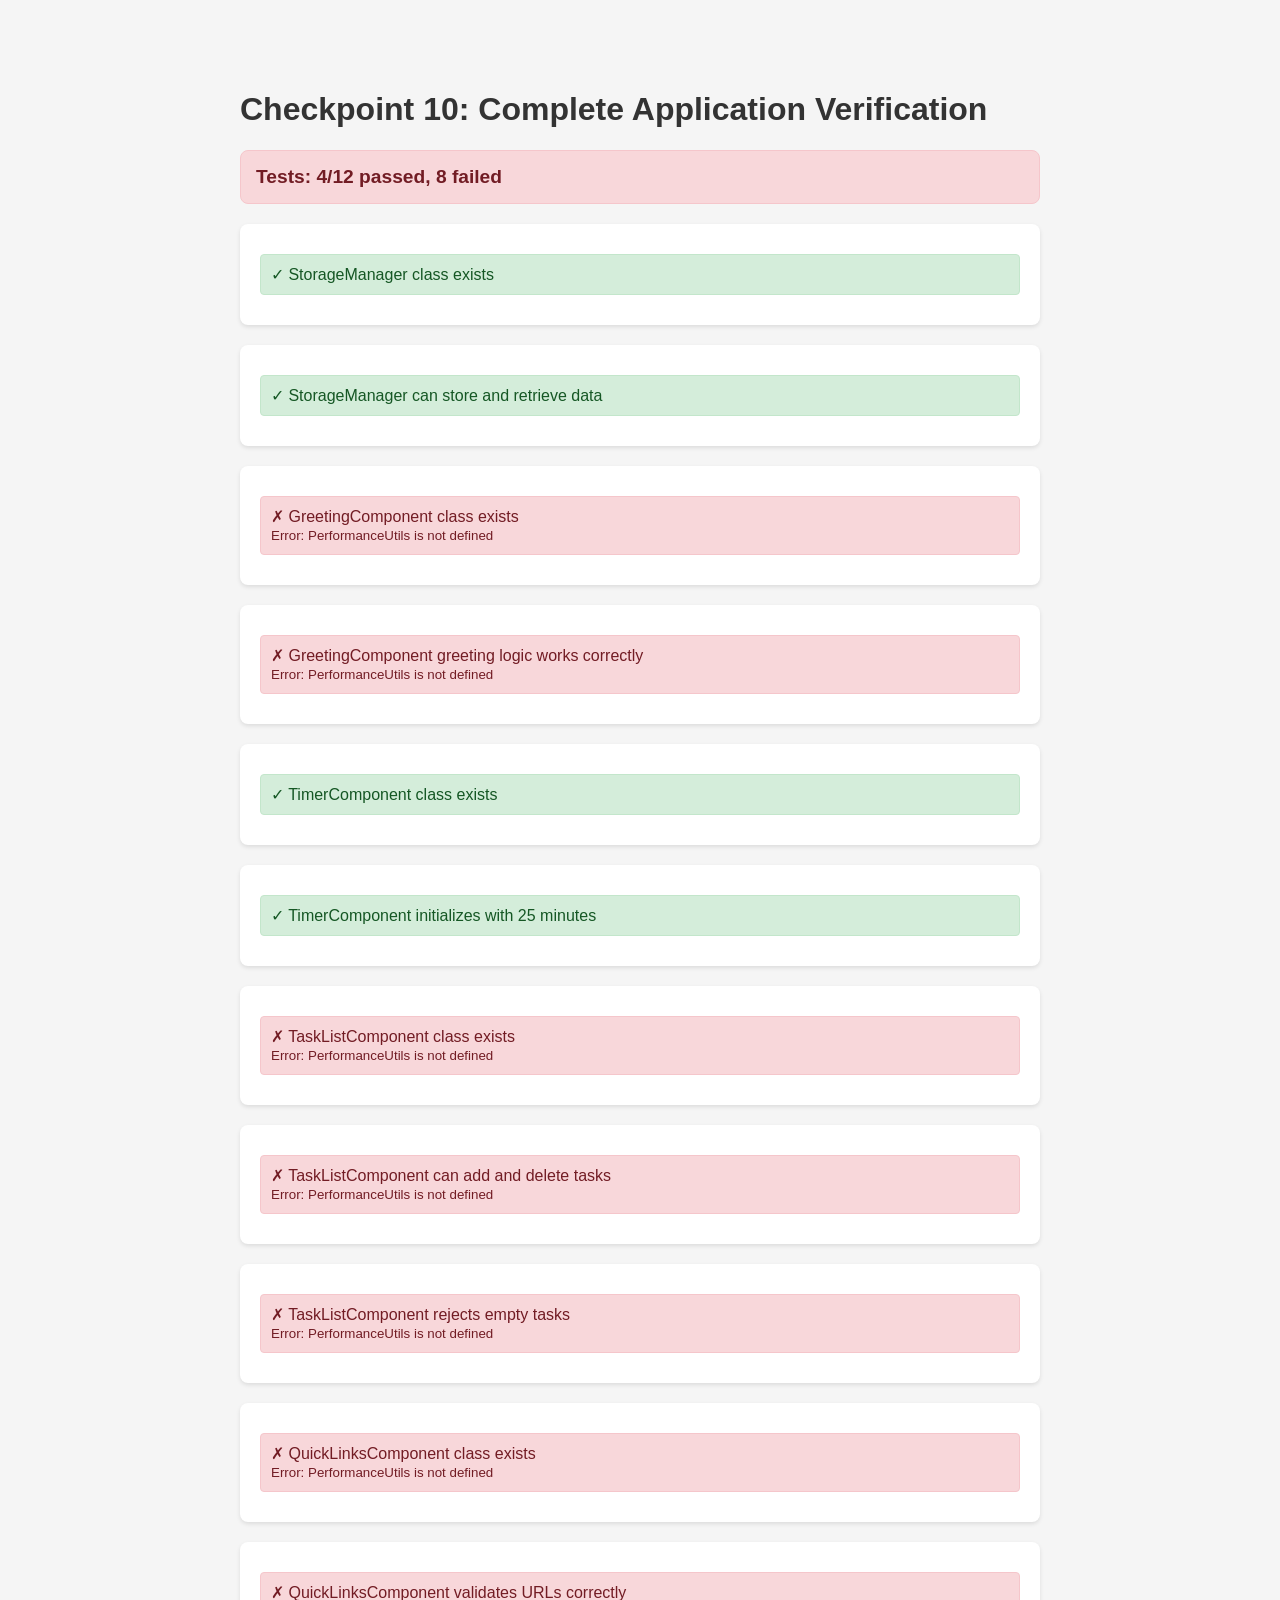
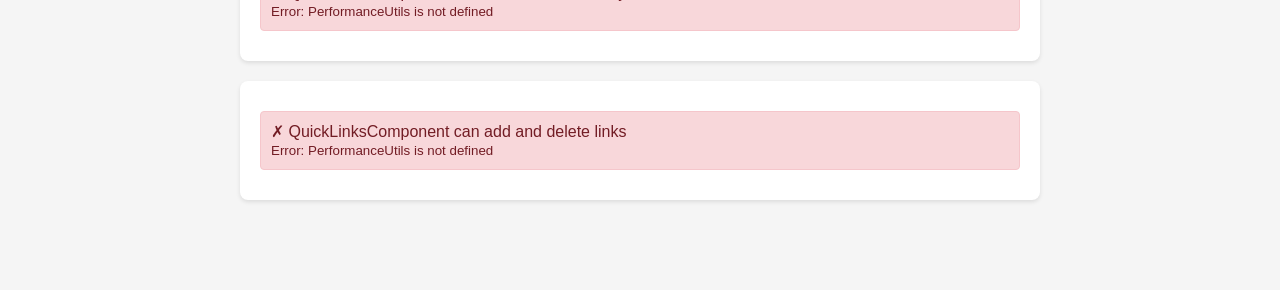
<file: verify-checkpoint-10.html>
<!DOCTYPE html>
<html lang="en">
<head>
    <meta charset="UTF-8">
    <meta name="viewport" content="width=device-width, initial-scale=1.0">
    <title>Checkpoint 10 Verification</title>
    <style>
        body {
            font-family: Arial, sans-serif;
            max-width: 800px;
            margin: 50px auto;
            padding: 20px;
            background: #f5f5f5;
        }
        .test-section {
            background: white;
            padding: 20px;
            margin: 20px 0;
            border-radius: 8px;
            box-shadow: 0 2px 4px rgba(0,0,0,0.1);
        }
        .test-result {
            padding: 10px;
            margin: 10px 0;
            border-radius: 4px;
        }
        .pass {
            background: #d4edda;
            color: #155724;
            border: 1px solid #c3e6cb;
        }
        .fail {
            background: #f8d7da;
            color: #721c24;
            border: 1px solid #f5c6cb;
        }
        h1 {
            color: #333;
        }
        h2 {
            color: #666;
            margin-top: 0;
        }
        .summary {
            font-size: 1.2em;
            font-weight: bold;
            padding: 15px;
            margin: 20px 0;
            border-radius: 8px;
        }
    </style>
</head>
<body>
    <h1>Checkpoint 10: Complete Application Verification</h1>
    
    <div id="results"></div>
    
    <script src="js/StorageManager.js"></script>
    <script src="js/GreetingComponent.js"></script>
    <script src="js/TimerComponent.js"></script>
    <script src="js/TaskListComponent.js"></script>
    <script src="js/QuickLinksComponent.js"></script>
    
    <script>
        const results = [];
        
        function test(name, fn) {
            try {
                fn();
                results.push({ name, pass: true });
            } catch (error) {
                results.push({ name, pass: false, error: error.message });
            }
        }
        
        function assert(condition, message) {
            if (!condition) {
                throw new Error(message || 'Assertion failed');
            }
        }
        
        // Test 1: StorageManager exists and has required methods
        test('StorageManager class exists', () => {
            assert(typeof StorageManager !== 'undefined', 'StorageManager is not defined');
            assert(typeof StorageManager.get === 'function', 'StorageManager.get is not a function');
            assert(typeof StorageManager.set === 'function', 'StorageManager.set is not a function');
            assert(typeof StorageManager.remove === 'function', 'StorageManager.remove is not a function');
            assert(typeof StorageManager.clear === 'function', 'StorageManager.clear is not a function');
        });
        
        // Test 2: StorageManager basic operations
        test('StorageManager can store and retrieve data', () => {
            const testData = { test: 'value', number: 42 };
            StorageManager.set('test-key', testData);
            const retrieved = StorageManager.get('test-key');
            assert(retrieved.test === 'value', 'Retrieved data does not match');
            assert(retrieved.number === 42, 'Retrieved number does not match');
            StorageManager.remove('test-key');
        });
        
        // Test 3: GreetingComponent exists and can be instantiated
        test('GreetingComponent class exists', () => {
            assert(typeof GreetingComponent !== 'undefined', 'GreetingComponent is not defined');
            const container = document.createElement('div');
            const component = new GreetingComponent(container);
            assert(component !== null, 'Failed to create GreetingComponent instance');
            assert(typeof component.init === 'function', 'GreetingComponent.init is not a function');
            assert(typeof component.getGreeting === 'function', 'GreetingComponent.getGreeting is not a function');
        });
        
        // Test 4: GreetingComponent greeting logic
        test('GreetingComponent greeting logic works correctly', () => {
            const container = document.createElement('div');
            const component = new GreetingComponent(container);
            assert(component.getGreeting(10) === 'Good morning', 'Morning greeting incorrect');
            assert(component.getGreeting(14) === 'Good afternoon', 'Afternoon greeting incorrect');
            assert(component.getGreeting(18) === 'Good evening', 'Evening greeting incorrect');
            assert(component.getGreeting(22) === 'Good night', 'Night greeting incorrect');
        });
        
        // Test 5: TimerComponent exists and can be instantiated
        test('TimerComponent class exists', () => {
            assert(typeof TimerComponent !== 'undefined', 'TimerComponent is not defined');
            const container = document.createElement('div');
            const component = new TimerComponent(container);
            assert(component !== null, 'Failed to create TimerComponent instance');
            assert(typeof component.init === 'function', 'TimerComponent.init is not a function');
            assert(typeof component.start === 'function', 'TimerComponent.start is not a function');
            assert(typeof component.stop === 'function', 'TimerComponent.stop is not a function');
            assert(typeof component.reset === 'function', 'TimerComponent.reset is not a function');
        });
        
        // Test 6: TimerComponent initialization
        test('TimerComponent initializes with 25 minutes', () => {
            const container = document.createElement('div');
            const component = new TimerComponent(container);
            component.init();
            assert(component.duration === 1500, 'Timer duration should be 1500 seconds');
            assert(component.remaining === 1500, 'Timer remaining should be 1500 seconds');
            assert(component.state === 'idle', 'Timer state should be idle');
        });
        
        // Test 7: TaskListComponent exists and can be instantiated
        test('TaskListComponent class exists', () => {
            assert(typeof TaskListComponent !== 'undefined', 'TaskListComponent is not defined');
            const container = document.createElement('div');
            container.innerHTML = '<div class="task-input-container"></div><div class="task-list"></div>';
            const component = new TaskListComponent(container);
            assert(component !== null, 'Failed to create TaskListComponent instance');
            assert(typeof component.init === 'function', 'TaskListComponent.init is not a function');
            assert(typeof component.addTask === 'function', 'TaskListComponent.addTask is not a function');
            assert(typeof component.toggleTask === 'function', 'TaskListComponent.toggleTask is not a function');
            assert(typeof component.editTask === 'function', 'TaskListComponent.editTask is not a function');
            assert(typeof component.deleteTask === 'function', 'TaskListComponent.deleteTask is not a function');
        });
        
        // Test 8: TaskListComponent basic operations
        test('TaskListComponent can add and delete tasks', () => {
            StorageManager.remove('tasks'); // Clean slate
            const container = document.createElement('div');
            container.innerHTML = '<div class="task-input-container"></div><div class="task-list"></div>';
            const component = new TaskListComponent(container);
            component.init();
            
            const task = component.addTask('Test task');
            assert(task !== null, 'Failed to add task');
            assert(component.tasks.length === 1, 'Task list should have 1 task');
            
            const deleted = component.deleteTask(task.id);
            assert(deleted === true, 'Failed to delete task');
            assert(component.tasks.length === 0, 'Task list should be empty');
            
            StorageManager.remove('tasks'); // Cleanup
        });
        
        // Test 9: TaskListComponent validation
        test('TaskListComponent rejects empty tasks', () => {
            const container = document.createElement('div');
            container.innerHTML = '<div class="task-input-container"></div><div class="task-list"></div>';
            const component = new TaskListComponent(container);
            component.init();
            
            const result1 = component.addTask('');
            assert(result1 === null, 'Should reject empty string');
            
            const result2 = component.addTask('   ');
            assert(result2 === null, 'Should reject whitespace-only string');
            
            StorageManager.remove('tasks'); // Cleanup
        });
        
        // Test 10: QuickLinksComponent exists and can be instantiated
        test('QuickLinksComponent class exists', () => {
            assert(typeof QuickLinksComponent !== 'undefined', 'QuickLinksComponent is not defined');
            const container = document.createElement('div');
            container.innerHTML = '<div class="quicklinks-input-container"></div><div class="quicklinks-list"></div>';
            const component = new QuickLinksComponent(container);
            assert(component !== null, 'Failed to create QuickLinksComponent instance');
            assert(typeof component.init === 'function', 'QuickLinksComponent.init is not a function');
            assert(typeof component.addLink === 'function', 'QuickLinksComponent.addLink is not a function');
            assert(typeof component.deleteLink === 'function', 'QuickLinksComponent.deleteLink is not a function');
            assert(typeof component.validateUrl === 'function', 'QuickLinksComponent.validateUrl is not a function');
        });
        
        // Test 11: QuickLinksComponent URL validation
        test('QuickLinksComponent validates URLs correctly', () => {
            const container = document.createElement('div');
            container.innerHTML = '<div class="quicklinks-input-container"></div><div class="quicklinks-list"></div>';
            const component = new QuickLinksComponent(container);
            
            assert(component.validateUrl('https://example.com') === true, 'Should accept valid HTTPS URL');
            assert(component.validateUrl('http://example.com') === true, 'Should accept valid HTTP URL');
            assert(component.validateUrl('example.com') === false, 'Should reject URL without protocol');
            assert(component.validateUrl('') === false, 'Should reject empty URL');
            assert(component.validateUrl('not a url') === false, 'Should reject invalid URL');
        });
        
        // Test 12: QuickLinksComponent basic operations
        test('QuickLinksComponent can add and delete links', () => {
            StorageManager.remove('quickLinks'); // Clean slate
            const container = document.createElement('div');
            container.innerHTML = '<div class="quicklinks-input-container"></div><div class="quicklinks-list"></div>';
            const component = new QuickLinksComponent(container);
            component.init();
            
            const link = component.addLink('Test Link', 'https://example.com');
            assert(link !== null, 'Failed to add link');
            assert(component.links.length === 1, 'Links list should have 1 link');
            
            const deleted = component.deleteLink(link.id);
            assert(deleted === true, 'Failed to delete link');
            assert(component.links.length === 0, 'Links list should be empty');
            
            StorageManager.remove('quickLinks'); // Cleanup
        });
        
        // Display results
        const resultsDiv = document.getElementById('results');
        const passed = results.filter(r => r.pass).length;
        const failed = results.filter(r => !r.pass).length;
        const total = results.length;
        
        let html = `<div class="summary ${failed === 0 ? 'pass' : 'fail'}">
            Tests: ${passed}/${total} passed, ${failed} failed
        </div>`;
        
        results.forEach(result => {
            html += `<div class="test-section">
                <div class="test-result ${result.pass ? 'pass' : 'fail'}">
                    ${result.pass ? '✓' : '✗'} ${result.name}
                    ${result.error ? `<br><small>Error: ${result.error}</small>` : ''}
                </div>
            </div>`;
        });
        
        resultsDiv.innerHTML = html;
        
        console.log(`Checkpoint 10 Verification: ${passed}/${total} tests passed`);
    </script>
</body>
</html>
</file>
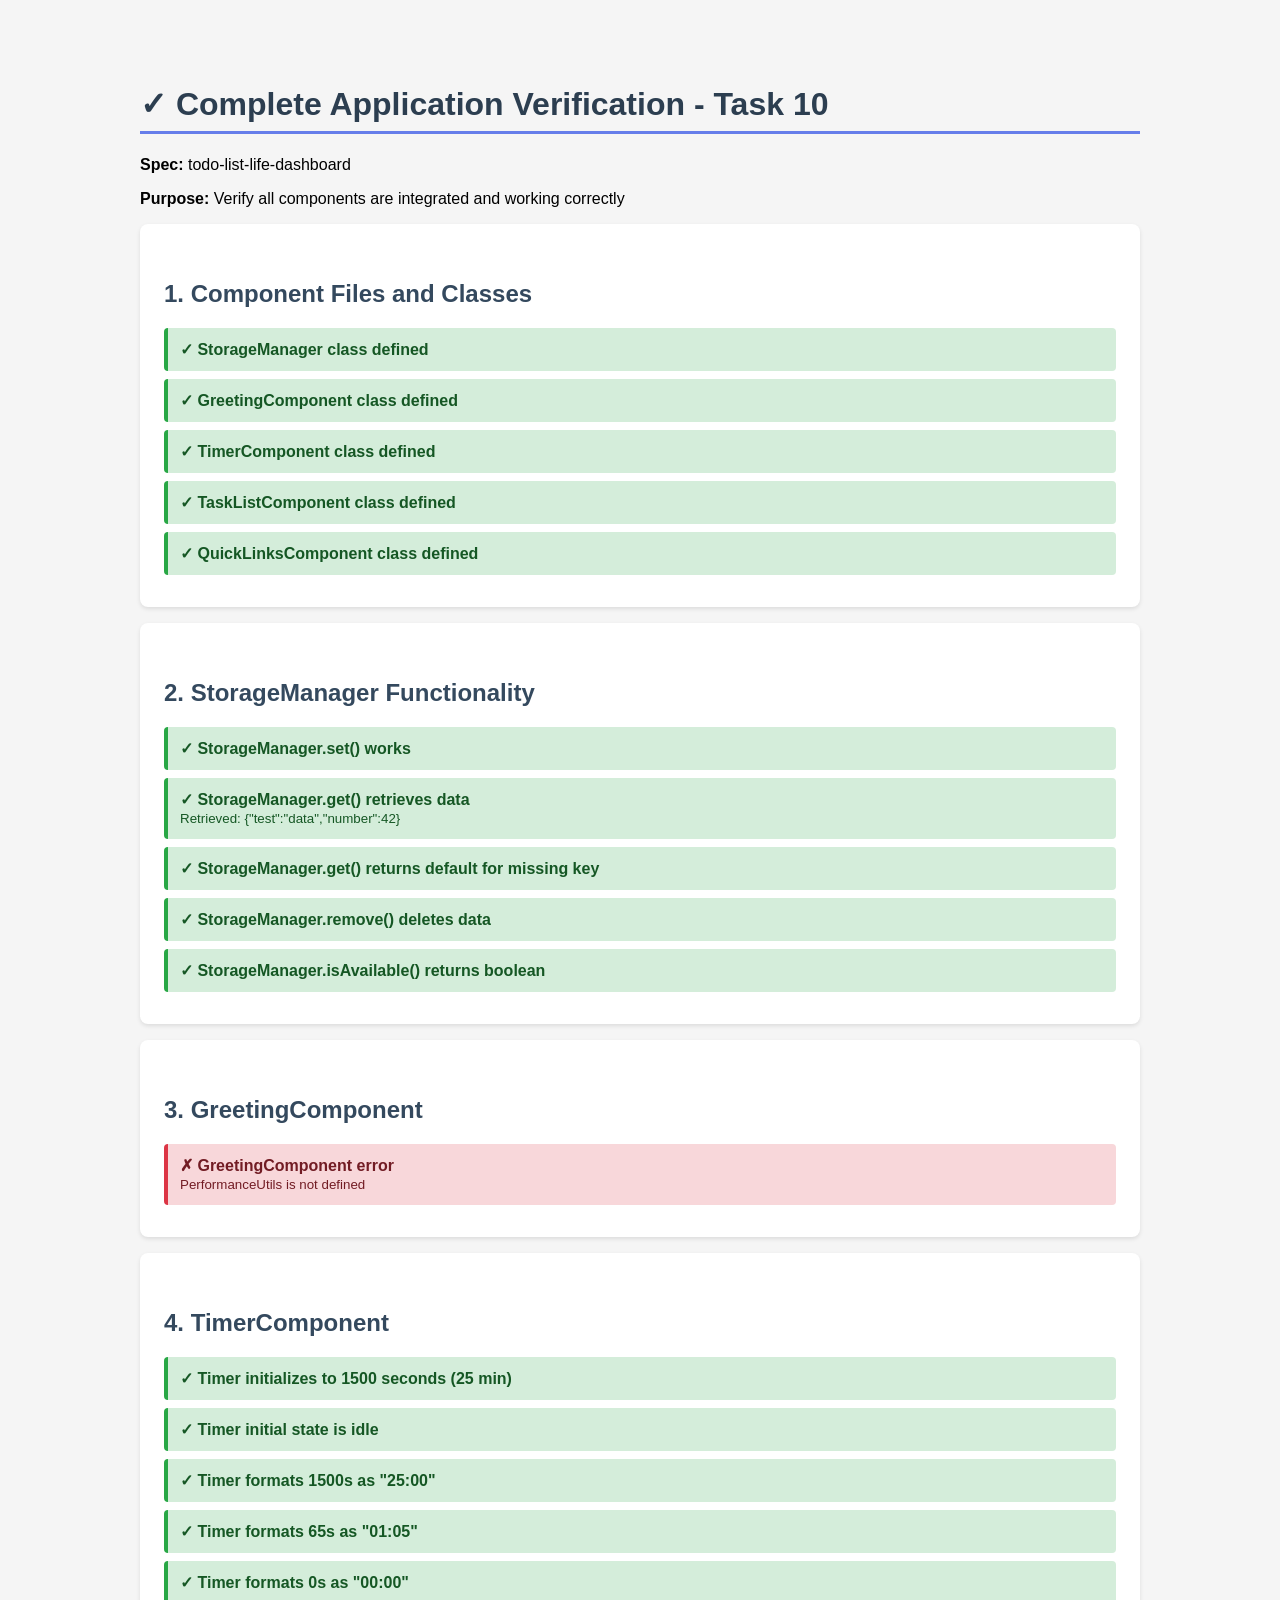
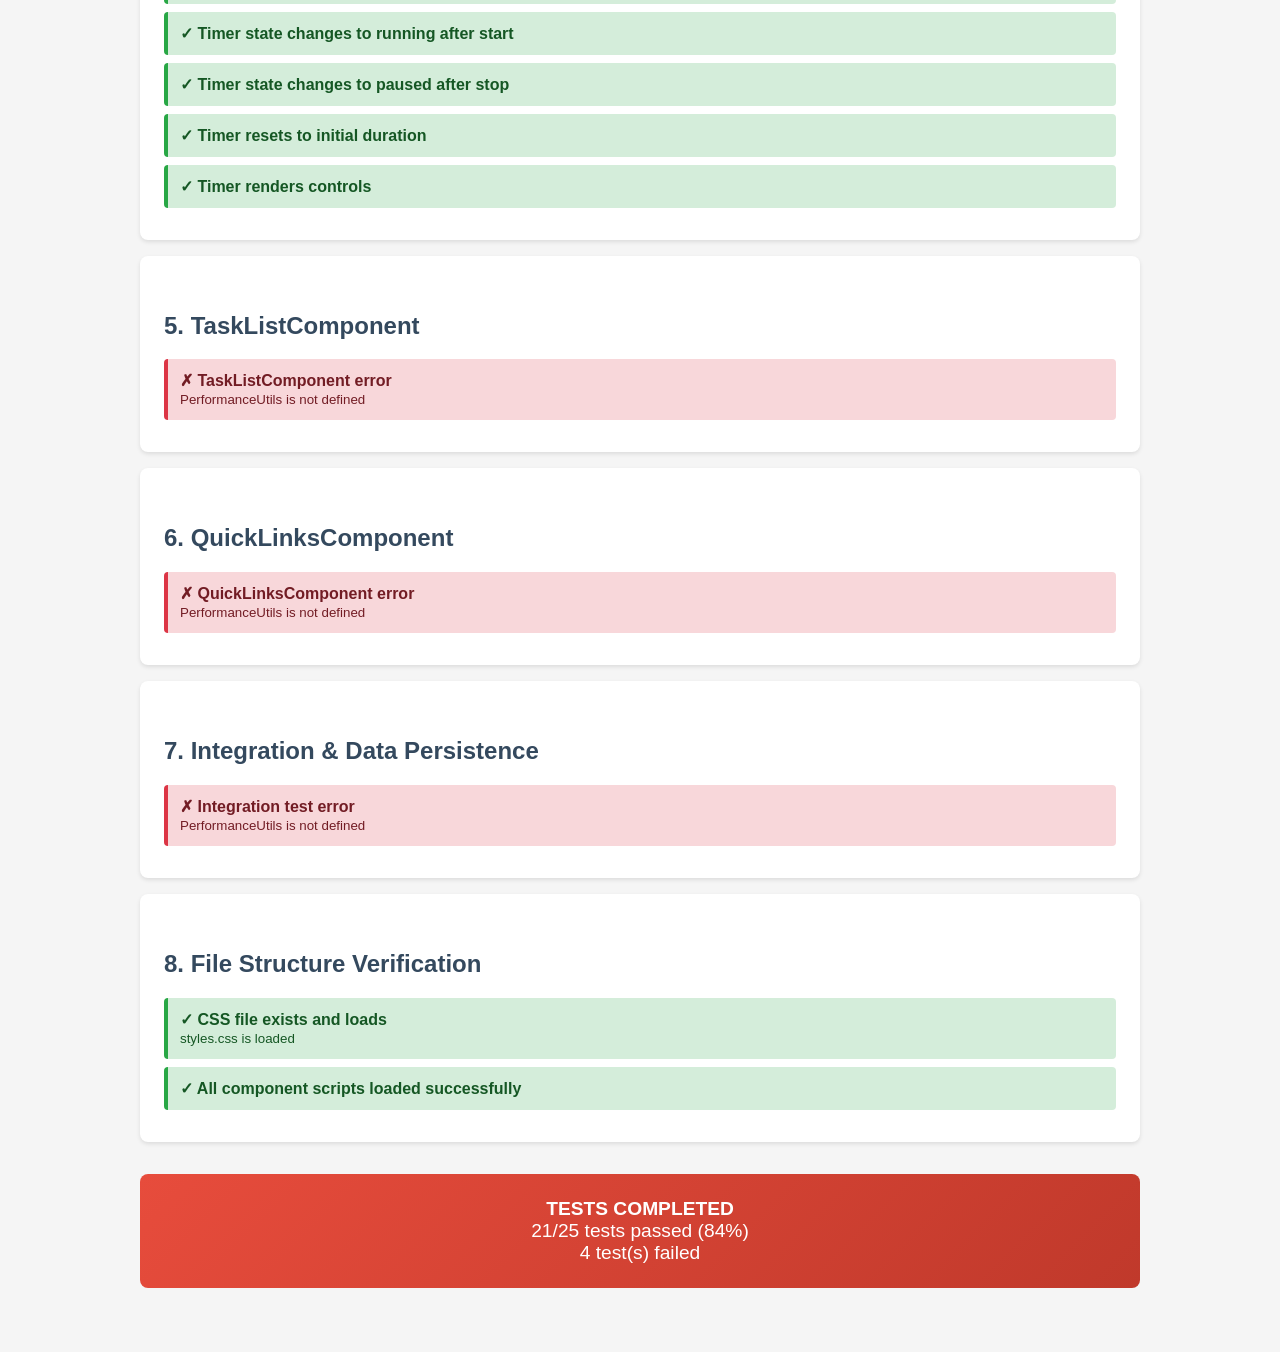
<file: verify-complete-app.html>
<!DOCTYPE html>
<html lang="en">
<head>
    <meta charset="UTF-8">
    <meta name="viewport" content="width=device-width, initial-scale=1.0">
    <title>Complete Application Verification - Task 10</title>
    <style>
        body {
            font-family: -apple-system, BlinkMacSystemFont, 'Segoe UI', Roboto, sans-serif;
            max-width: 1000px;
            margin: 2rem auto;
            padding: 2rem;
            background: #f5f5f5;
        }
        h1 {
            color: #2c3e50;
            border-bottom: 3px solid #667eea;
            padding-bottom: 0.5rem;
        }
        h2 {
            color: #34495e;
            margin-top: 2rem;
        }
        .test-section {
            background: white;
            padding: 1.5rem;
            margin: 1rem 0;
            border-radius: 8px;
            box-shadow: 0 2px 4px rgba(0,0,0,0.1);
        }
        .test-result {
            padding: 0.75rem;
            margin: 0.5rem 0;
            border-radius: 4px;
            border-left: 4px solid;
        }
        .pass {
            background-color: #d4edda;
            color: #155724;
            border-left-color: #28a745;
        }
        .fail {
            background-color: #f8d7da;
            color: #721c24;
            border-left-color: #dc3545;
        }
        .info {
            background-color: #d1ecf1;
            color: #0c5460;
            border-left-color: #17a2b8;
        }
        .summary {
            background: linear-gradient(135deg, #667eea 0%, #764ba2 100%);
            color: white;
            padding: 1.5rem;
            border-radius: 8px;
            margin-top: 2rem;
            font-size: 1.2rem;
            text-align: center;
        }
        .demo-container {
            display: none;
        }
        code {
            background: #f4f4f4;
            padding: 2px 6px;
            border-radius: 3px;
            font-family: 'Courier New', monospace;
        }
    </style>
</head>
<body>
    <h1>✓ Complete Application Verification - Task 10</h1>
    <p><strong>Spec:</strong> todo-list-life-dashboard</p>
    <p><strong>Purpose:</strong> Verify all components are integrated and working correctly</p>
    
    <div id="results"></div>
    <div id="summary" class="summary"></div>

    <!-- Hidden containers for testing -->
    <div class="demo-container">
        <div id="greeting-container"></div>
        <div id="timer-container"></div>
        <div id="tasklist-container">
            <div class="task-input-container"></div>
            <div class="task-list"></div>
        </div>
        <div id="quicklinks-container">
            <div class="quicklinks-input-container"></div>
            <div class="quicklinks-list"></div>
        </div>
    </div>

    <!-- Load all components -->
    <script src="js/StorageManager.js"></script>
    <script src="js/GreetingComponent.js"></script>
    <script src="js/TimerComponent.js"></script>
    <script src="js/TaskListComponent.js"></script>
    <script src="js/QuickLinksComponent.js"></script>

    <script>
        const testResults = [];
        let currentSection = '';

        function startSection(name) {
            currentSection = name;
            testResults.push({ type: 'section', name });
        }

        function addTest(name, passed, details = '') {
            testResults.push({ 
                type: 'test', 
                section: currentSection,
                name, 
                passed, 
                details 
            });
        }

        function displayResults() {
            const container = document.getElementById('results');
            let html = '';
            let currentSectionName = '';

            testResults.forEach(result => {
                if (result.type === 'section') {
                    if (currentSectionName) html += '</div>';
                    currentSectionName = result.name;
                    html += `<div class="test-section"><h2>${result.name}</h2>`;
                } else if (result.type === 'test') {
                    const icon = result.passed ? '✓' : '✗';
                    const className = result.passed ? 'pass' : 'fail';
                    html += `<div class="test-result ${className}">
                        <strong>${icon} ${result.name}</strong>
                        ${result.details ? `<br><small>${result.details}</small>` : ''}
                    </div>`;
                }
            });

            if (currentSectionName) html += '</div>';
            container.innerHTML = html;

            // Calculate summary
            const tests = testResults.filter(r => r.type === 'test');
            const passed = tests.filter(r => r.passed).length;
            const total = tests.length;
            const percentage = Math.round((passed / total) * 100);

            const summaryDiv = document.getElementById('summary');
            if (passed === total) {
                summaryDiv.innerHTML = `
                    <div style="font-size: 2rem; margin-bottom: 0.5rem;">🎉</div>
                    <strong>ALL TESTS PASSED!</strong><br>
                    ${passed}/${total} tests (${percentage}%)<br>
                    <small style="opacity: 0.9;">Application is ready for use</small>
                `;
            } else {
                summaryDiv.innerHTML = `
                    <strong>TESTS COMPLETED</strong><br>
                    ${passed}/${total} tests passed (${percentage}%)<br>
                    ${total - passed} test(s) failed
                `;
                summaryDiv.style.background = 'linear-gradient(135deg, #e74c3c 0%, #c0392b 100%)';
            }
        }

        // Run all verification tests
        function runVerification() {
            // Clear Local Storage for clean test
            localStorage.clear();

            // Section 1: Component Files Exist
            startSection('1. Component Files and Classes');
            
            addTest('StorageManager class defined', typeof StorageManager !== 'undefined');
            addTest('GreetingComponent class defined', typeof GreetingComponent !== 'undefined');
            addTest('TimerComponent class defined', typeof TimerComponent !== 'undefined');
            addTest('TaskListComponent class defined', typeof TaskListComponent !== 'undefined');
            addTest('QuickLinksComponent class defined', typeof QuickLinksComponent !== 'undefined');

            // Section 2: StorageManager
            startSection('2. StorageManager Functionality');
            
            try {
                const testKey = '__test__';
                const testData = { test: 'data', number: 42 };
                
                const setResult = StorageManager.set(testKey, testData);
                addTest('StorageManager.set() works', setResult === true);
                
                const getData = StorageManager.get(testKey);
                addTest('StorageManager.get() retrieves data', 
                    JSON.stringify(getData) === JSON.stringify(testData),
                    `Retrieved: ${JSON.stringify(getData)}`);
                
                const defaultValue = StorageManager.get('nonexistent', 'default');
                addTest('StorageManager.get() returns default for missing key',
                    defaultValue === 'default');
                
                StorageManager.remove(testKey);
                const afterRemove = StorageManager.get(testKey);
                addTest('StorageManager.remove() deletes data',
                    afterRemove === null);
                
                addTest('StorageManager.isAvailable() returns boolean',
                    typeof StorageManager.isAvailable() === 'boolean');
            } catch (error) {
                addTest('StorageManager error handling', false, error.message);
            }

            // Section 3: GreetingComponent
            startSection('3. GreetingComponent');
            
            try {
                const container = document.getElementById('greeting-container');
                const greeting = new GreetingComponent(container);
                
                addTest('GreetingComponent instantiates', greeting !== null);
                
                // Test greeting logic
                addTest('Morning greeting (10 AM)', greeting.getGreeting(10) === 'Good morning');
                addTest('Afternoon greeting (2 PM)', greeting.getGreeting(14) === 'Good afternoon');
                addTest('Evening greeting (7 PM)', greeting.getGreeting(19) === 'Good evening');
                addTest('Night greeting (11 PM)', greeting.getGreeting(23) === 'Good night');
                
                // Test time formatting
                const testDate = new Date('2024-01-15T14:30:45');
                const timeStr = greeting.formatTime(testDate);
                addTest('Time formatting works', 
                    timeStr.includes('2:30:45') && timeStr.includes('PM'),
                    `Got: ${timeStr}`);
                
                const dateStr = greeting.formatDate(testDate);
                addTest('Date formatting includes day of week',
                    dateStr.includes('Monday'));
                addTest('Date formatting includes month',
                    dateStr.includes('January'));
                addTest('Date formatting includes day number',
                    dateStr.includes('15'));
                
                // Test initialization
                greeting.init();
                addTest('GreetingComponent renders after init',
                    container.innerHTML.includes('greeting-message'));
                
                greeting.destroy();
                addTest('GreetingComponent has destroy method',
                    typeof greeting.destroy === 'function');
            } catch (error) {
                addTest('GreetingComponent error', false, error.message);
            }

            // Section 4: TimerComponent
            startSection('4. TimerComponent');
            
            try {
                const container = document.getElementById('timer-container');
                const timer = new TimerComponent(container);
                
                timer.init();
                
                addTest('Timer initializes to 1500 seconds (25 min)',
                    timer.duration === 1500 && timer.remaining === 1500);
                addTest('Timer initial state is idle',
                    timer.state === 'idle');
                
                // Test time formatting
                addTest('Timer formats 1500s as "25:00"',
                    timer.formatTime(1500) === '25:00');
                addTest('Timer formats 65s as "01:05"',
                    timer.formatTime(65) === '01:05');
                addTest('Timer formats 0s as "00:00"',
                    timer.formatTime(0) === '00:00');
                
                // Test state transitions
                timer.start();
                addTest('Timer state changes to running after start',
                    timer.state === 'running');
                
                timer.stop();
                addTest('Timer state changes to paused after stop',
                    timer.state === 'paused');
                
                timer.reset();
                addTest('Timer resets to initial duration',
                    timer.remaining === 1500 && timer.state === 'idle');
                
                // Test rendering
                addTest('Timer renders controls',
                    container.innerHTML.includes('timer-controls'));
                
                timer.destroy();
            } catch (error) {
                addTest('TimerComponent error', false, error.message);
            }

            // Section 5: TaskListComponent
            startSection('5. TaskListComponent');
            
            try {
                const container = document.getElementById('tasklist-container');
                const taskList = new TaskListComponent(container);
                
                taskList.init();
                
                addTest('TaskList initializes with empty array',
                    Array.isArray(taskList.tasks) && taskList.tasks.length === 0);
                
                // Test adding tasks
                const task1 = taskList.addTask('Test task 1');
                addTest('TaskList adds valid task',
                    task1 !== null && task1.description === 'Test task 1');
                
                const task2 = taskList.addTask('  Test task 2  ');
                addTest('TaskList trims whitespace from task description',
                    task2 !== null && task2.description === 'Test task 2');
                
                const emptyTask = taskList.addTask('   ');
                addTest('TaskList rejects empty task',
                    emptyTask === null);
                
                const emptyTask2 = taskList.addTask('');
                addTest('TaskList rejects empty string',
                    emptyTask2 === null);
                
                addTest('TaskList has 2 tasks after adding 2 valid tasks',
                    taskList.tasks.length === 2);
                
                // Test task properties
                addTest('Task has required properties',
                    task1.id && task1.description && 
                    typeof task1.completed === 'boolean' &&
                    typeof task1.createdAt === 'number');
                
                // Test toggle
                const initialCompleted = task1.completed;
                taskList.toggleTask(task1.id);
                addTest('TaskList toggles completion status',
                    taskList.tasks[0].completed === !initialCompleted);
                
                // Test edit
                taskList.editTask(task1.id, 'Updated task');
                addTest('TaskList edits task description',
                    taskList.tasks[0].description === 'Updated task');
                
                // Test delete
                const beforeDelete = taskList.tasks.length;
                taskList.deleteTask(task1.id);
                addTest('TaskList deletes task',
                    taskList.tasks.length === beforeDelete - 1);
                
                // Test persistence
                const savedTasks = StorageManager.get('tasks');
                addTest('TaskList persists to Local Storage',
                    Array.isArray(savedTasks) && savedTasks.length === taskList.tasks.length);
                
                // Test rendering
                addTest('TaskList renders input form',
                    container.innerHTML.includes('task-input'));
                
            } catch (error) {
                addTest('TaskListComponent error', false, error.message);
            }

            // Section 6: QuickLinksComponent
            startSection('6. QuickLinksComponent');
            
            try {
                const container = document.getElementById('quicklinks-container');
                const quickLinks = new QuickLinksComponent(container);
                
                quickLinks.init();
                
                addTest('QuickLinks initializes with empty array',
                    Array.isArray(quickLinks.links) && quickLinks.links.length === 0);
                
                // Test URL validation
                addTest('QuickLinks validates https:// URLs',
                    quickLinks.validateUrl('https://example.com') === true);
                addTest('QuickLinks validates http:// URLs',
                    quickLinks.validateUrl('http://example.com') === true);
                addTest('QuickLinks rejects URLs without protocol',
                    quickLinks.validateUrl('example.com') === false);
                addTest('QuickLinks rejects empty URLs',
                    quickLinks.validateUrl('') === false);
                
                // Test adding links
                const link1 = quickLinks.addLink('GitHub', 'https://github.com');
                addTest('QuickLinks adds valid link',
                    link1 !== null && link1.name === 'GitHub');
                
                const link2 = quickLinks.addLink('  Google  ', 'https://google.com');
                addTest('QuickLinks trims whitespace from name',
                    link2 !== null && link2.name === 'Google');
                
                const invalidLink = quickLinks.addLink('Invalid', 'not-a-url');
                addTest('QuickLinks rejects invalid URL',
                    invalidLink === null);
                
                const emptyName = quickLinks.addLink('', 'https://example.com');
                addTest('QuickLinks rejects empty name',
                    emptyName === null);
                
                addTest('QuickLinks has 2 links after adding 2 valid links',
                    quickLinks.links.length === 2);
                
                // Test link properties
                addTest('Link has required properties',
                    link1.id && link1.name && link1.url &&
                    typeof link1.createdAt === 'number');
                
                // Test delete
                const beforeDelete = quickLinks.links.length;
                quickLinks.deleteLink(link1.id);
                addTest('QuickLinks deletes link',
                    quickLinks.links.length === beforeDelete - 1);
                
                // Test persistence
                const savedLinks = StorageManager.get('quickLinks');
                addTest('QuickLinks persists to Local Storage',
                    Array.isArray(savedLinks) && savedLinks.length === quickLinks.links.length);
                
                // Test rendering
                addTest('QuickLinks renders input form',
                    container.innerHTML.includes('link-name-input'));
                
            } catch (error) {
                addTest('QuickLinksComponent error', false, error.message);
            }

            // Section 7: Integration Tests
            startSection('7. Integration & Data Persistence');
            
            try {
                // Clear and create fresh components
                localStorage.clear();
                
                const taskList = new TaskListComponent(document.getElementById('tasklist-container'));
                taskList.init();
                taskList.addTask('Persistent task');
                
                const quickLinks = new QuickLinksComponent(document.getElementById('quicklinks-container'));
                quickLinks.init();
                quickLinks.addLink('Persistent link', 'https://example.com');
                
                // Create new instances to test loading
                const taskList2 = new TaskListComponent(document.getElementById('tasklist-container'));
                taskList2.init();
                
                const quickLinks2 = new QuickLinksComponent(document.getElementById('quicklinks-container'));
                quickLinks2.init();
                
                addTest('Tasks persist across component instances',
                    taskList2.tasks.length === 1 && 
                    taskList2.tasks[0].description === 'Persistent task');
                
                addTest('Quick links persist across component instances',
                    quickLinks2.links.length === 1 && 
                    quickLinks2.links[0].name === 'Persistent link');
                
                // Test data corruption handling
                localStorage.setItem('tasks', 'invalid json{');
                const taskList3 = new TaskListComponent(document.getElementById('tasklist-container'));
                taskList3.init();
                addTest('TaskList handles corrupted data gracefully',
                    Array.isArray(taskList3.tasks) && taskList3.tasks.length === 0);
                
            } catch (error) {
                addTest('Integration test error', false, error.message);
            }

            // Section 8: File Structure
            startSection('8. File Structure Verification');
            
            // Check if CSS file is loaded
            const cssLoaded = document.styleSheets.length > 0;
            addTest('CSS file exists and loads', cssLoaded,
                cssLoaded ? 'styles.css is loaded' : 'No stylesheets found');
            
            // Check if all scripts loaded
            addTest('All component scripts loaded successfully', 
                typeof StorageManager !== 'undefined' &&
                typeof GreetingComponent !== 'undefined' &&
                typeof TimerComponent !== 'undefined' &&
                typeof TaskListComponent !== 'undefined' &&
                typeof QuickLinksComponent !== 'undefined');

            // Display results
            displayResults();
            
            // Clean up
            localStorage.clear();
        }

        // Run verification when page loads
        window.addEventListener('load', runVerification);
    </script>
</body>
</html>
</file>
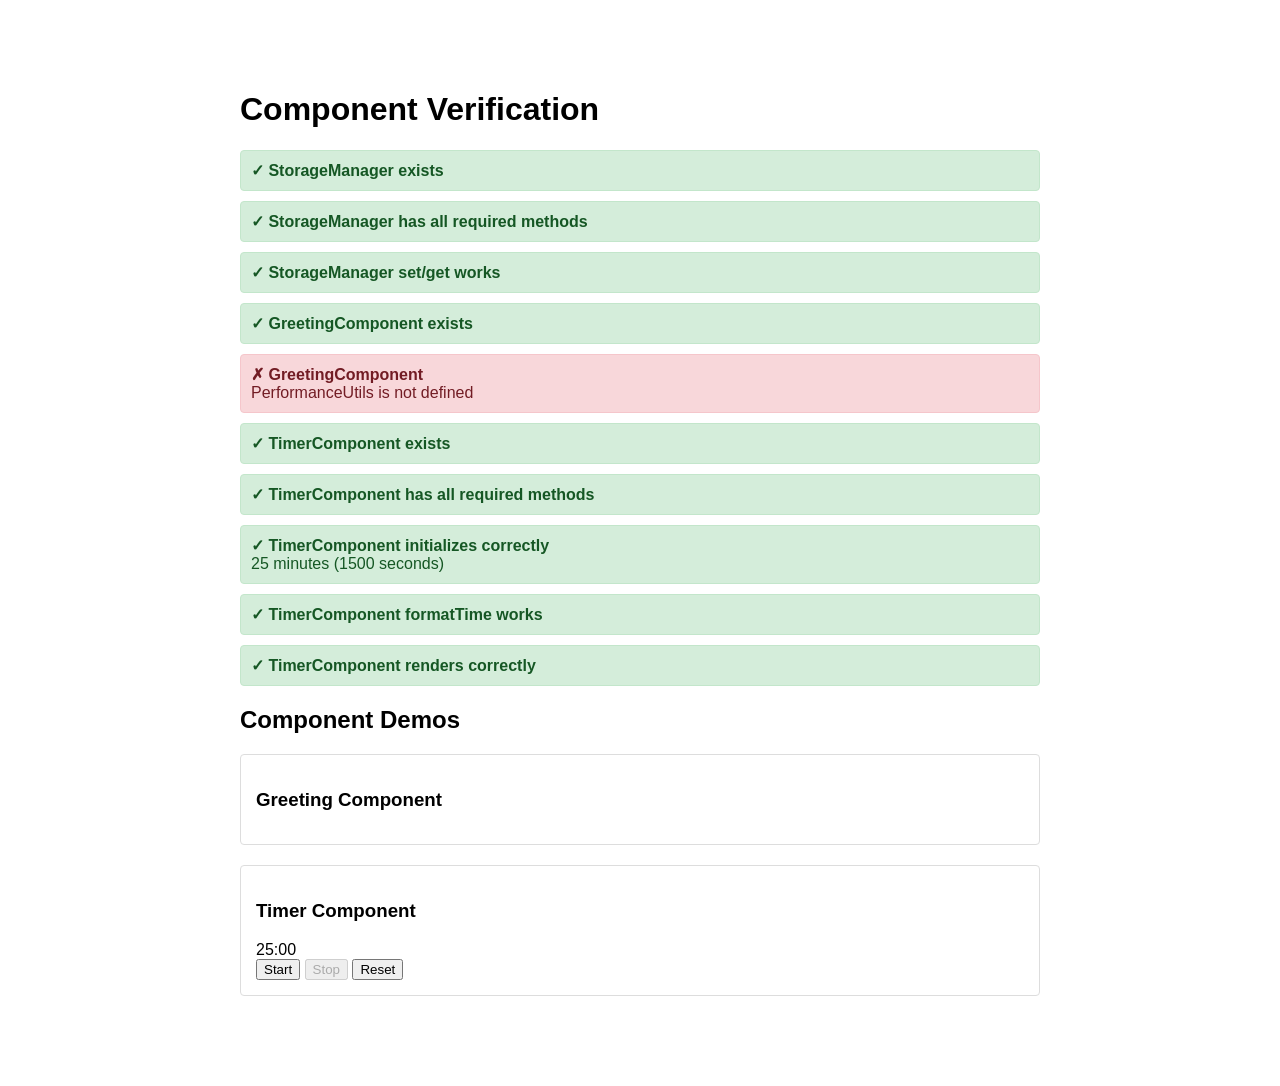
<file: verify-components.html>
<!DOCTYPE html>
<html lang="en">
<head>
    <meta charset="UTF-8">
    <meta name="viewport" content="width=device-width, initial-scale=1.0">
    <title>Component Verification</title>
    <style>
        body {
            font-family: Arial, sans-serif;
            max-width: 800px;
            margin: 50px auto;
            padding: 20px;
        }
        .test-result {
            padding: 10px;
            margin: 10px 0;
            border-radius: 4px;
        }
        .pass {
            background-color: #d4edda;
            color: #155724;
            border: 1px solid #c3e6cb;
        }
        .fail {
            background-color: #f8d7da;
            color: #721c24;
            border: 1px solid #f5c6cb;
        }
        .component-demo {
            margin: 20px 0;
            padding: 15px;
            border: 1px solid #ddd;
            border-radius: 4px;
        }
    </style>
</head>
<body>
    <h1>Component Verification</h1>
    <div id="results"></div>
    
    <h2>Component Demos</h2>
    <div class="component-demo">
        <h3>Greeting Component</h3>
        <div id="greeting-test"></div>
    </div>
    
    <div class="component-demo">
        <h3>Timer Component</h3>
        <div id="timer-test"></div>
    </div>

    <script src="js/StorageManager.js"></script>
    <script src="js/GreetingComponent.js"></script>
    <script src="js/TimerComponent.js"></script>
    <script>
        const results = [];
        
        function addResult(name, passed, message) {
            results.push({ name, passed, message });
        }
        
        function displayResults() {
            const container = document.getElementById('results');
            container.innerHTML = results.map(r => 
                `<div class="test-result ${r.passed ? 'pass' : 'fail'}">
                    <strong>${r.passed ? '✓' : '✗'} ${r.name}</strong>
                    ${r.message ? `<br>${r.message}` : ''}
                </div>`
            ).join('');
        }
        
        // Test StorageManager
        try {
            if (typeof StorageManager !== 'undefined') {
                addResult('StorageManager exists', true);
                
                // Test basic methods
                if (typeof StorageManager.get === 'function' &&
                    typeof StorageManager.set === 'function' &&
                    typeof StorageManager.remove === 'function' &&
                    typeof StorageManager.clear === 'function') {
                    addResult('StorageManager has all required methods', true);
                    
                    // Test basic functionality
                    const testKey = '__test_key__';
                    const testValue = { test: 'data' };
                    StorageManager.set(testKey, testValue);
                    const retrieved = StorageManager.get(testKey);
                    
                    if (JSON.stringify(retrieved) === JSON.stringify(testValue)) {
                        addResult('StorageManager set/get works', true);
                    } else {
                        addResult('StorageManager set/get works', false, 'Retrieved value does not match');
                    }
                    
                    StorageManager.remove(testKey);
                } else {
                    addResult('StorageManager has all required methods', false, 'Missing methods');
                }
            } else {
                addResult('StorageManager exists', false, 'StorageManager is not defined');
            }
        } catch (error) {
            addResult('StorageManager', false, error.message);
        }
        
        // Test GreetingComponent
        try {
            if (typeof GreetingComponent !== 'undefined') {
                addResult('GreetingComponent exists', true);
                
                const greetingContainer = document.getElementById('greeting-test');
                const greeting = new GreetingComponent(greetingContainer);
                
                if (typeof greeting.init === 'function' &&
                    typeof greeting.updateTime === 'function' &&
                    typeof greeting.getGreeting === 'function' &&
                    typeof greeting.formatTime === 'function' &&
                    typeof greeting.formatDate === 'function' &&
                    typeof greeting.destroy === 'function') {
                    addResult('GreetingComponent has all required methods', true);
                    
                    // Test greeting logic
                    const morningGreeting = greeting.getGreeting(10);
                    const afternoonGreeting = greeting.getGreeting(14);
                    const eveningGreeting = greeting.getGreeting(19);
                    const nightGreeting = greeting.getGreeting(23);
                    
                    if (morningGreeting === 'Good morning' &&
                        afternoonGreeting === 'Good afternoon' &&
                        eveningGreeting === 'Good evening' &&
                        nightGreeting === 'Good night') {
                        addResult('GreetingComponent greeting logic works', true);
                    } else {
                        addResult('GreetingComponent greeting logic works', false, 
                            `Got: ${morningGreeting}, ${afternoonGreeting}, ${eveningGreeting}, ${nightGreeting}`);
                    }
                    
                    // Initialize and check display
                    greeting.init();
                    if (greetingContainer.innerHTML.includes('greeting-message') &&
                        greetingContainer.innerHTML.includes('time-display') &&
                        greetingContainer.innerHTML.includes('date-display')) {
                        addResult('GreetingComponent renders correctly', true);
                    } else {
                        addResult('GreetingComponent renders correctly', false, 'Missing expected elements');
                    }
                    
                    greeting.destroy();
                } else {
                    addResult('GreetingComponent has all required methods', false, 'Missing methods');
                }
            } else {
                addResult('GreetingComponent exists', false, 'GreetingComponent is not defined');
            }
        } catch (error) {
            addResult('GreetingComponent', false, error.message);
        }
        
        // Test TimerComponent
        try {
            if (typeof TimerComponent !== 'undefined') {
                addResult('TimerComponent exists', true);
                
                const timerContainer = document.getElementById('timer-test');
                const timer = new TimerComponent(timerContainer);
                
                if (typeof timer.init === 'function' &&
                    typeof timer.start === 'function' &&
                    typeof timer.stop === 'function' &&
                    typeof timer.reset === 'function' &&
                    typeof timer.tick === 'function' &&
                    typeof timer.formatTime === 'function' &&
                    typeof timer.destroy === 'function') {
                    addResult('TimerComponent has all required methods', true);
                    
                    // Test initialization
                    timer.init();
                    if (timer.duration === 1500 && timer.remaining === 1500 && timer.state === 'idle') {
                        addResult('TimerComponent initializes correctly', true, '25 minutes (1500 seconds)');
                    } else {
                        addResult('TimerComponent initializes correctly', false, 
                            `Duration: ${timer.duration}, Remaining: ${timer.remaining}, State: ${timer.state}`);
                    }
                    
                    // Test time formatting
                    const formatted = timer.formatTime(1500);
                    if (formatted === '25:00') {
                        addResult('TimerComponent formatTime works', true);
                    } else {
                        addResult('TimerComponent formatTime works', false, `Got: ${formatted}`);
                    }
                    
                    // Test render
                    if (timerContainer.innerHTML.includes('timer-display') &&
                        timerContainer.innerHTML.includes('timer-controls')) {
                        addResult('TimerComponent renders correctly', true);
                    } else {
                        addResult('TimerComponent renders correctly', false, 'Missing expected elements');
                    }
                    
                    timer.destroy();
                } else {
                    addResult('TimerComponent has all required methods', false, 'Missing methods');
                }
            } else {
                addResult('TimerComponent exists', false, 'TimerComponent is not defined');
            }
        } catch (error) {
            addResult('TimerComponent', false, error.message);
        }
        
        // Display all results
        displayResults();
        
        // Summary
        const passed = results.filter(r => r.passed).length;
        const total = results.length;
        console.log(`Verification complete: ${passed}/${total} tests passed`);
        
        if (passed === total) {
            console.log('✓ All core components verified successfully!');
        } else {
            console.error(`✗ ${total - passed} test(s) failed`);
        }
    </script>
</body>
</html>
</file>
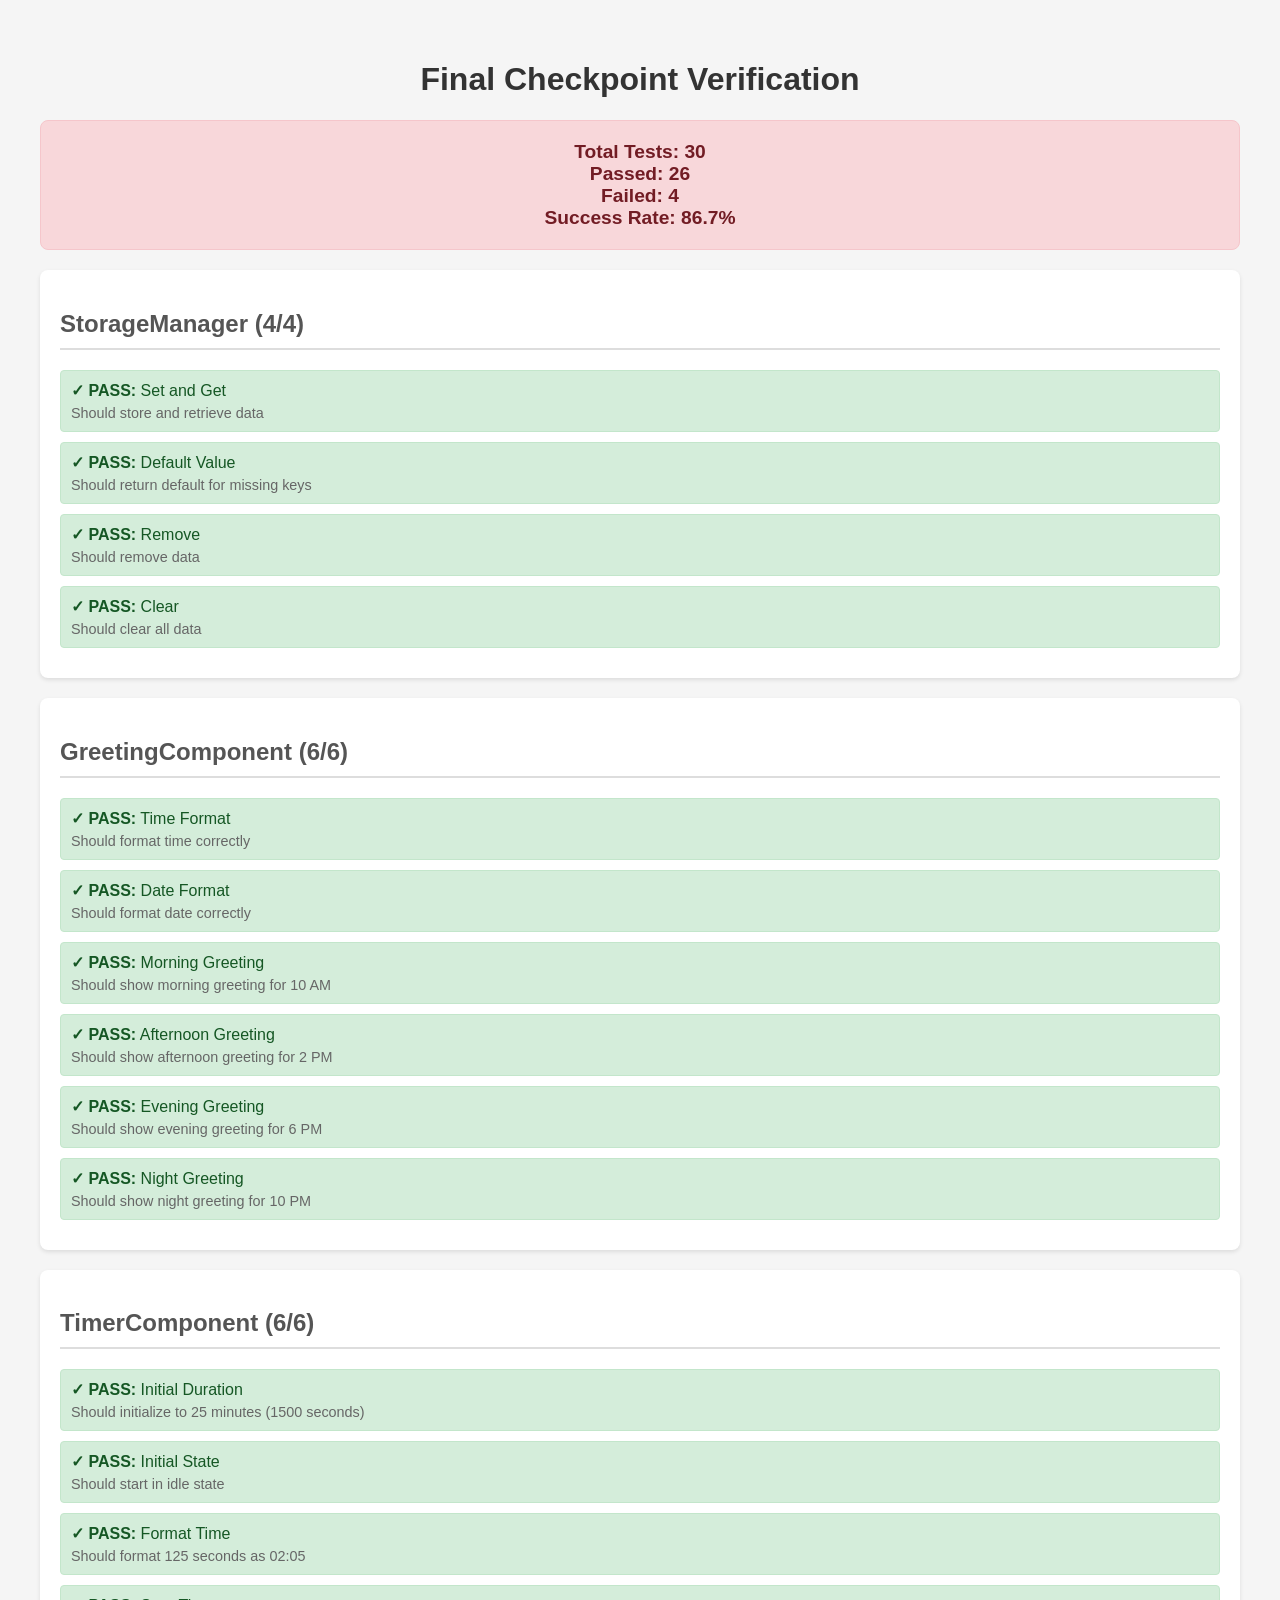
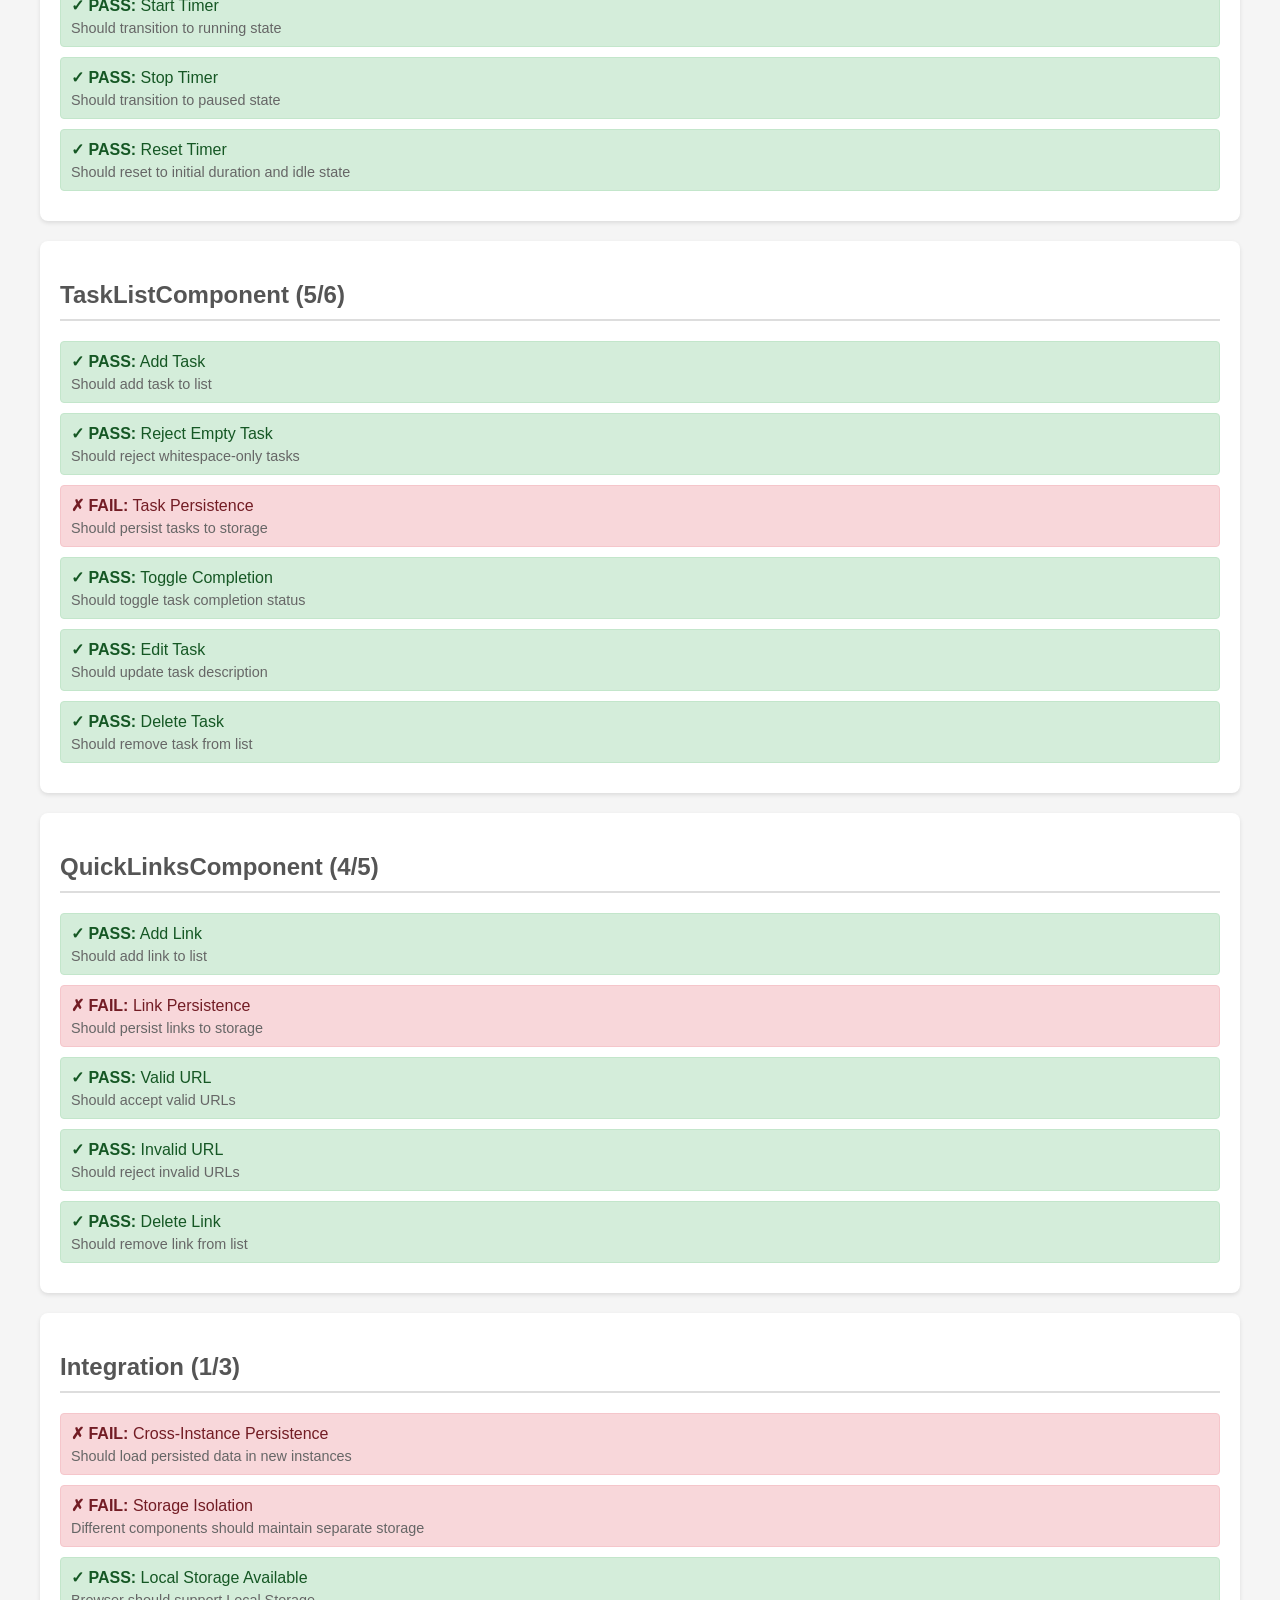
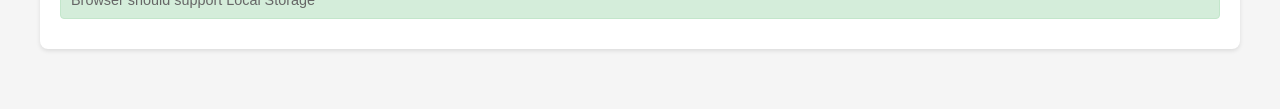
<file: verify-final-checkpoint.html>
<!DOCTYPE html>
<html lang="en">
<head>
    <meta charset="UTF-8">
    <meta name="viewport" content="width=device-width, initial-scale=1.0">
    <title>Final Checkpoint Verification</title>
    <style>
        body {
            font-family: Arial, sans-serif;
            max-width: 1200px;
            margin: 20px auto;
            padding: 20px;
            background: #f5f5f5;
        }
        .test-section {
            background: white;
            padding: 20px;
            margin: 20px 0;
            border-radius: 8px;
            box-shadow: 0 2px 4px rgba(0,0,0,0.1);
        }
        .test-result {
            padding: 10px;
            margin: 10px 0;
            border-radius: 4px;
        }
        .pass {
            background: #d4edda;
            color: #155724;
            border: 1px solid #c3e6cb;
        }
        .fail {
            background: #f8d7da;
            color: #721c24;
            border: 1px solid #f5c6cb;
        }
        .summary {
            font-size: 1.2em;
            font-weight: bold;
            padding: 20px;
            text-align: center;
            border-radius: 8px;
            margin: 20px 0;
        }
        h1 {
            color: #333;
            text-align: center;
        }
        h2 {
            color: #555;
            border-bottom: 2px solid #ddd;
            padding-bottom: 10px;
        }
        .test-details {
            font-size: 0.9em;
            color: #666;
            margin-top: 5px;
        }
    </style>
</head>
<body>
    <h1>Final Checkpoint Verification</h1>
    <div id="results"></div>

    <!-- Load all components -->
    <script src="js/PerformanceUtils.js"></script>
    <script src="js/NotificationManager.js"></script>
    <script src="js/BrowserCompatibility.js"></script>
    <script src="js/StorageManager.js"></script>
    <script src="js/GreetingComponent.js"></script>
    <script src="js/TimerComponent.js"></script>
    <script src="js/TaskListComponent.js"></script>
    <script src="js/QuickLinksComponent.js"></script>

    <script>
        const results = [];
        
        function addResult(category, testName, passed, details = '') {
            results.push({ category, testName, passed, details });
        }

        function runTests() {
            // Clear any existing data
            localStorage.clear();

            // Test 1: StorageManager
            testStorageManager();

            // Test 2: GreetingComponent
            testGreetingComponent();

            // Test 3: TimerComponent
            testTimerComponent();

            // Test 4: TaskListComponent
            testTaskListComponent();

            // Test 5: QuickLinksComponent
            testQuickLinksComponent();

            // Test 6: Integration Tests
            testIntegration();

            // Display results
            displayResults();
        }

        function testStorageManager() {
            const category = 'StorageManager';

            try {
                // Test set and get
                StorageManager.set('test', { value: 'hello' });
                const retrieved = StorageManager.get('test');
                addResult(category, 'Set and Get', 
                    retrieved && retrieved.value === 'hello',
                    'Should store and retrieve data');

                // Test default value
                const defaultVal = StorageManager.get('nonexistent', 'default');
                addResult(category, 'Default Value', 
                    defaultVal === 'default',
                    'Should return default for missing keys');

                // Test remove
                StorageManager.remove('test');
                const removed = StorageManager.get('test');
                addResult(category, 'Remove', 
                    removed === null,
                    'Should remove data');

                // Test clear
                StorageManager.set('test1', 'value1');
                StorageManager.set('test2', 'value2');
                StorageManager.clear();
                addResult(category, 'Clear', 
                    StorageManager.get('test1') === null && StorageManager.get('test2') === null,
                    'Should clear all data');

            } catch (error) {
                addResult(category, 'Error Handling', false, error.message);
            }
        }

        function testGreetingComponent() {
            const category = 'GreetingComponent';

            try {
                const container = document.createElement('div');
                const greeting = new GreetingComponent(container);
                greeting.init();

                // Test time format
                const now = new Date();
                const timeStr = greeting.formatTime(now);
                addResult(category, 'Time Format', 
                    /\d{1,2}:\d{2}/.test(timeStr),
                    'Should format time correctly');

                // Test date format
                const dateStr = greeting.formatDate(now);
                addResult(category, 'Date Format', 
                    dateStr.length > 0 && dateStr.includes(','),
                    'Should format date correctly');

                // Test greeting logic
                const morningGreeting = greeting.getGreeting(10);
                addResult(category, 'Morning Greeting', 
                    morningGreeting.toLowerCase().includes('morning'),
                    'Should show morning greeting for 10 AM');

                const afternoonGreeting = greeting.getGreeting(14);
                addResult(category, 'Afternoon Greeting', 
                    afternoonGreeting.toLowerCase().includes('afternoon'),
                    'Should show afternoon greeting for 2 PM');

                const eveningGreeting = greeting.getGreeting(18);
                addResult(category, 'Evening Greeting', 
                    eveningGreeting.toLowerCase().includes('evening'),
                    'Should show evening greeting for 6 PM');

                const nightGreeting = greeting.getGreeting(22);
                addResult(category, 'Night Greeting', 
                    nightGreeting.toLowerCase().includes('night'),
                    'Should show night greeting for 10 PM');

                greeting.destroy();

            } catch (error) {
                addResult(category, 'Error', false, error.message);
            }
        }

        function testTimerComponent() {
            const category = 'TimerComponent';

            try {
                const container = document.createElement('div');
                const timer = new TimerComponent(container);
                timer.init();

                // Test initial state
                addResult(category, 'Initial Duration', 
                    timer.duration === 1500,
                    'Should initialize to 25 minutes (1500 seconds)');

                addResult(category, 'Initial State', 
                    timer.state === 'idle',
                    'Should start in idle state');

                // Test format time
                const formatted = timer.formatTime(125);
                addResult(category, 'Format Time', 
                    formatted === '02:05',
                    'Should format 125 seconds as 02:05');

                // Test start
                timer.start();
                addResult(category, 'Start Timer', 
                    timer.state === 'running',
                    'Should transition to running state');

                // Test stop
                timer.stop();
                addResult(category, 'Stop Timer', 
                    timer.state === 'paused',
                    'Should transition to paused state');

                // Test reset
                timer.remaining = 100;
                timer.reset();
                addResult(category, 'Reset Timer', 
                    timer.remaining === 1500 && timer.state === 'idle',
                    'Should reset to initial duration and idle state');

                timer.destroy();

            } catch (error) {
                addResult(category, 'Error', false, error.message);
            }
        }

        function testTaskListComponent() {
            const category = 'TaskListComponent';

            try {
                localStorage.clear();
                const container = document.createElement('div');
                const taskList = new TaskListComponent(container);
                taskList.init();

                // Test add task
                const initialCount = taskList.tasks.length;
                taskList.addTask('Test task 1');
                addResult(category, 'Add Task', 
                    taskList.tasks.length === initialCount + 1,
                    'Should add task to list');

                // Test empty task rejection
                const beforeEmpty = taskList.tasks.length;
                taskList.addTask('   ');
                addResult(category, 'Reject Empty Task', 
                    taskList.tasks.length === beforeEmpty,
                    'Should reject whitespace-only tasks');

                // Test task persistence
                const taskId = taskList.tasks[0].id;
                const savedTasks = StorageManager.get('tasks', []);
                addResult(category, 'Task Persistence', 
                    savedTasks.length > 0 && savedTasks[0].description === 'Test task 1',
                    'Should persist tasks to storage');

                // Test toggle completion
                const task = taskList.tasks.find(t => t.id === taskId);
                const initialStatus = task.completed;
                taskList.toggleTask(taskId);
                addResult(category, 'Toggle Completion', 
                    task.completed === !initialStatus,
                    'Should toggle task completion status');

                // Test edit task
                taskList.editTask(taskId, 'Updated task');
                addResult(category, 'Edit Task', 
                    task.description === 'Updated task',
                    'Should update task description');

                // Test delete task
                const beforeDelete = taskList.tasks.length;
                taskList.deleteTask(taskId);
                addResult(category, 'Delete Task', 
                    taskList.tasks.length === beforeDelete - 1,
                    'Should remove task from list');

            } catch (error) {
                addResult(category, 'Error', false, error.message);
            }
        }

        function testQuickLinksComponent() {
            const category = 'QuickLinksComponent';

            try {
                localStorage.clear();
                const container = document.createElement('div');
                const quickLinks = new QuickLinksComponent(container);
                quickLinks.init();

                // Test add link
                const initialCount = quickLinks.links.length;
                quickLinks.addLink('GitHub', 'https://github.com');
                addResult(category, 'Add Link', 
                    quickLinks.links.length === initialCount + 1,
                    'Should add link to list');

                // Test link persistence
                const savedLinks = StorageManager.get('quickLinks', []);
                addResult(category, 'Link Persistence', 
                    savedLinks.length > 0 && savedLinks[0].name === 'GitHub',
                    'Should persist links to storage');

                // Test URL validation
                const validUrl = quickLinks.validateUrl('https://example.com');
                addResult(category, 'Valid URL', 
                    validUrl === true,
                    'Should accept valid URLs');

                const invalidUrl = quickLinks.validateUrl('not a url');
                addResult(category, 'Invalid URL', 
                    invalidUrl === false,
                    'Should reject invalid URLs');

                // Test delete link
                const linkId = quickLinks.links[0].id;
                const beforeDelete = quickLinks.links.length;
                quickLinks.deleteLink(linkId);
                addResult(category, 'Delete Link', 
                    quickLinks.links.length === beforeDelete - 1,
                    'Should remove link from list');

            } catch (error) {
                addResult(category, 'Error', false, error.message);
            }
        }

        function testIntegration() {
            const category = 'Integration';

            try {
                // Test data persistence across component instances
                localStorage.clear();
                
                const container1 = document.createElement('div');
                const taskList1 = new TaskListComponent(container1);
                taskList1.init();
                taskList1.addTask('Persistent task');
                
                const container2 = document.createElement('div');
                const taskList2 = new TaskListComponent(container2);
                taskList2.init();
                
                addResult(category, 'Cross-Instance Persistence', 
                    taskList2.tasks.length === 1 && taskList2.tasks[0].description === 'Persistent task',
                    'Should load persisted data in new instances');

                // Test storage isolation
                const container3 = document.createElement('div');
                const quickLinks = new QuickLinksComponent(container3);
                quickLinks.init();
                quickLinks.addLink('Test', 'https://test.com');

                addResult(category, 'Storage Isolation', 
                    taskList2.tasks.length === 1 && quickLinks.links.length === 1,
                    'Different components should maintain separate storage');

                // Test browser compatibility checks
                const hasLocalStorage = typeof(Storage) !== 'undefined';
                addResult(category, 'Local Storage Available', 
                    hasLocalStorage,
                    'Browser should support Local Storage');

            } catch (error) {
                addResult(category, 'Error', false, error.message);
            }
        }

        function displayResults() {
            const resultsDiv = document.getElementById('results');
            const categories = [...new Set(results.map(r => r.category))];
            
            let totalTests = results.length;
            let passedTests = results.filter(r => r.passed).length;
            let failedTests = totalTests - passedTests;

            let html = '';

            // Summary
            const summaryClass = failedTests === 0 ? 'pass' : 'fail';
            html += `<div class="summary ${summaryClass}">
                <div>Total Tests: ${totalTests}</div>
                <div>Passed: ${passedTests}</div>
                <div>Failed: ${failedTests}</div>
                <div>Success Rate: ${((passedTests/totalTests)*100).toFixed(1)}%</div>
            </div>`;

            // Results by category
            categories.forEach(category => {
                const categoryResults = results.filter(r => r.category === category);
                const categoryPassed = categoryResults.filter(r => r.passed).length;
                const categoryTotal = categoryResults.length;

                html += `<div class="test-section">
                    <h2>${category} (${categoryPassed}/${categoryTotal})</h2>`;

                categoryResults.forEach(result => {
                    const resultClass = result.passed ? 'pass' : 'fail';
                    const status = result.passed ? '✓ PASS' : '✗ FAIL';
                    html += `<div class="test-result ${resultClass}">
                        <strong>${status}:</strong> ${result.testName}
                        ${result.details ? `<div class="test-details">${result.details}</div>` : ''}
                    </div>`;
                });

                html += '</div>';
            });

            resultsDiv.innerHTML = html;
        }

        // Run tests when page loads
        window.addEventListener('DOMContentLoaded', runTests);
    </script>
</body>
</html>
</file>
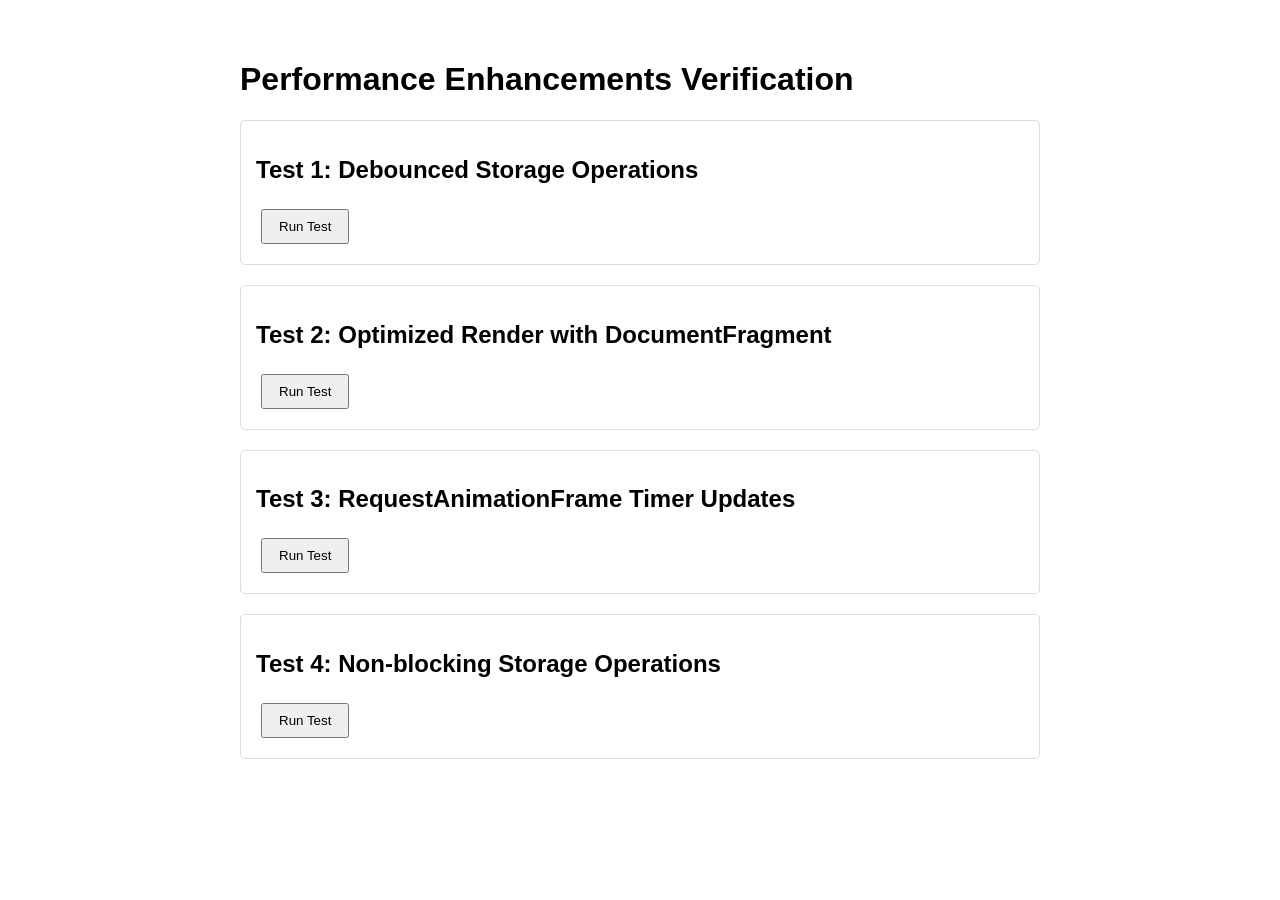
<file: verify-performance.html>
<!DOCTYPE html>
<html lang="en">
<head>
    <meta charset="UTF-8">
    <meta name="viewport" content="width=device-width, initial-scale=1.0">
    <title>Performance Verification</title>
    <style>
        body {
            font-family: Arial, sans-serif;
            max-width: 800px;
            margin: 20px auto;
            padding: 20px;
        }
        .test-section {
            margin: 20px 0;
            padding: 15px;
            border: 1px solid #ddd;
            border-radius: 5px;
        }
        .test-result {
            margin: 10px 0;
            padding: 10px;
            border-radius: 3px;
        }
        .pass {
            background-color: #d4edda;
            color: #155724;
        }
        .fail {
            background-color: #f8d7da;
            color: #721c24;
        }
        button {
            padding: 8px 16px;
            margin: 5px;
            cursor: pointer;
        }
    </style>
</head>
<body>
    <h1>Performance Enhancements Verification</h1>
    
    <div class="test-section">
        <h2>Test 1: Debounced Storage Operations</h2>
        <button onclick="testDebouncedStorage()">Run Test</button>
        <div id="debounce-result"></div>
    </div>

    <div class="test-section">
        <h2>Test 2: Optimized Render with DocumentFragment</h2>
        <button onclick="testOptimizedRender()">Run Test</button>
        <div id="render-result"></div>
    </div>

    <div class="test-section">
        <h2>Test 3: RequestAnimationFrame Timer Updates</h2>
        <button onclick="testAnimationFrame()">Run Test</button>
        <div id="animation-result"></div>
    </div>

    <div class="test-section">
        <h2>Test 4: Non-blocking Storage Operations</h2>
        <button onclick="testAsyncStorage()">Run Test</button>
        <div id="async-result"></div>
    </div>

    <script src="js/PerformanceUtils.js"></script>
    <script src="js/NotificationManager.js"></script>
    <script src="js/StorageManager.js"></script>
    <script src="js/TaskListComponent.js"></script>
    <script src="js/TimerComponent.js"></script>

    <script>
        function showResult(elementId, message, passed) {
            const element = document.getElementById(elementId);
            element.innerHTML = `<div class="test-result ${passed ? 'pass' : 'fail'}">${message}</div>`;
        }

        // Test 1: Debounced Storage Operations
        function testDebouncedStorage() {
            const resultId = 'debounce-result';
            showResult(resultId, 'Testing debounced storage...', true);

            let callCount = 0;
            const originalSet = StorageManager.setAsync;
            
            // Mock setAsync to count calls
            StorageManager.setAsync = function() {
                callCount++;
                return Promise.resolve(true);
            };

            // Create a debounced function
            const debouncedFn = PerformanceUtils.debounce(() => {
                StorageManager.setAsync('test', 'value');
            }, 100);

            // Call it multiple times rapidly
            for (let i = 0; i < 10; i++) {
                debouncedFn();
            }

            // Check after debounce period
            setTimeout(() => {
                StorageManager.setAsync = originalSet;
                const passed = callCount === 1;
                showResult(resultId, 
                    `Debounce test: Called ${callCount} time(s) instead of 10. ${passed ? 'PASS' : 'FAIL'}`,
                    passed
                );
            }, 200);
        }

        // Test 2: Optimized Render with DocumentFragment
        function testOptimizedRender() {
            const resultId = 'render-result';
            
            // Create a container
            const container = document.createElement('div');
            container.innerHTML = '<div class="task-input-container"></div><div class="task-list"></div>';
            
            // Create component
            const taskList = new TaskListComponent(container);
            taskList.init();

            // Add multiple tasks
            const startTime = performance.now();
            for (let i = 0; i < 50; i++) {
                taskList.tasks.push({
                    id: `task-${i}`,
                    description: `Test task ${i}`,
                    completed: false,
                    createdAt: Date.now()
                });
            }
            
            // Render all at once
            taskList.render();
            const endTime = performance.now();
            const renderTime = endTime - startTime;

            const passed = renderTime < 100; // Should render 50 tasks in under 100ms
            showResult(resultId, 
                `Rendered 50 tasks in ${renderTime.toFixed(2)}ms. ${passed ? 'PASS' : 'FAIL'}`,
                passed
            );
        }

        // Test 3: RequestAnimationFrame Timer Updates
        function testAnimationFrame() {
            const resultId = 'animation-result';
            
            // Create a container
            const container = document.createElement('div');
            
            // Create timer component
            const timer = new TimerComponent(container);
            timer.init();

            // Check if animation frame methods exist
            const hasScheduleRender = typeof timer.scheduleRender === 'function';
            const hasCancelRender = typeof timer.cancelRender === 'function';
            
            const passed = hasScheduleRender && hasCancelRender;
            showResult(resultId, 
                `Timer has requestAnimationFrame methods: ${passed ? 'PASS' : 'FAIL'}`,
                passed
            );

            timer.destroy();
        }

        // Test 4: Non-blocking Storage Operations
        async function testAsyncStorage() {
            const resultId = 'async-result';
            showResult(resultId, 'Testing async storage...', true);

            const startTime = performance.now();
            
            // Test async storage
            const result = await StorageManager.setAsync('test-async', { data: 'test' });
            
            const endTime = performance.now();
            const asyncTime = endTime - startTime;

            // Verify it was saved
            const retrieved = StorageManager.get('test-async');
            const passed = result && retrieved && retrieved.data === 'test';

            showResult(resultId, 
                `Async storage completed in ${asyncTime.toFixed(2)}ms. Data saved and retrieved correctly. ${passed ? 'PASS' : 'FAIL'}`,
                passed
            );

            // Cleanup
            StorageManager.remove('test-async');
        }
    </script>
</body>
</html>
</file>
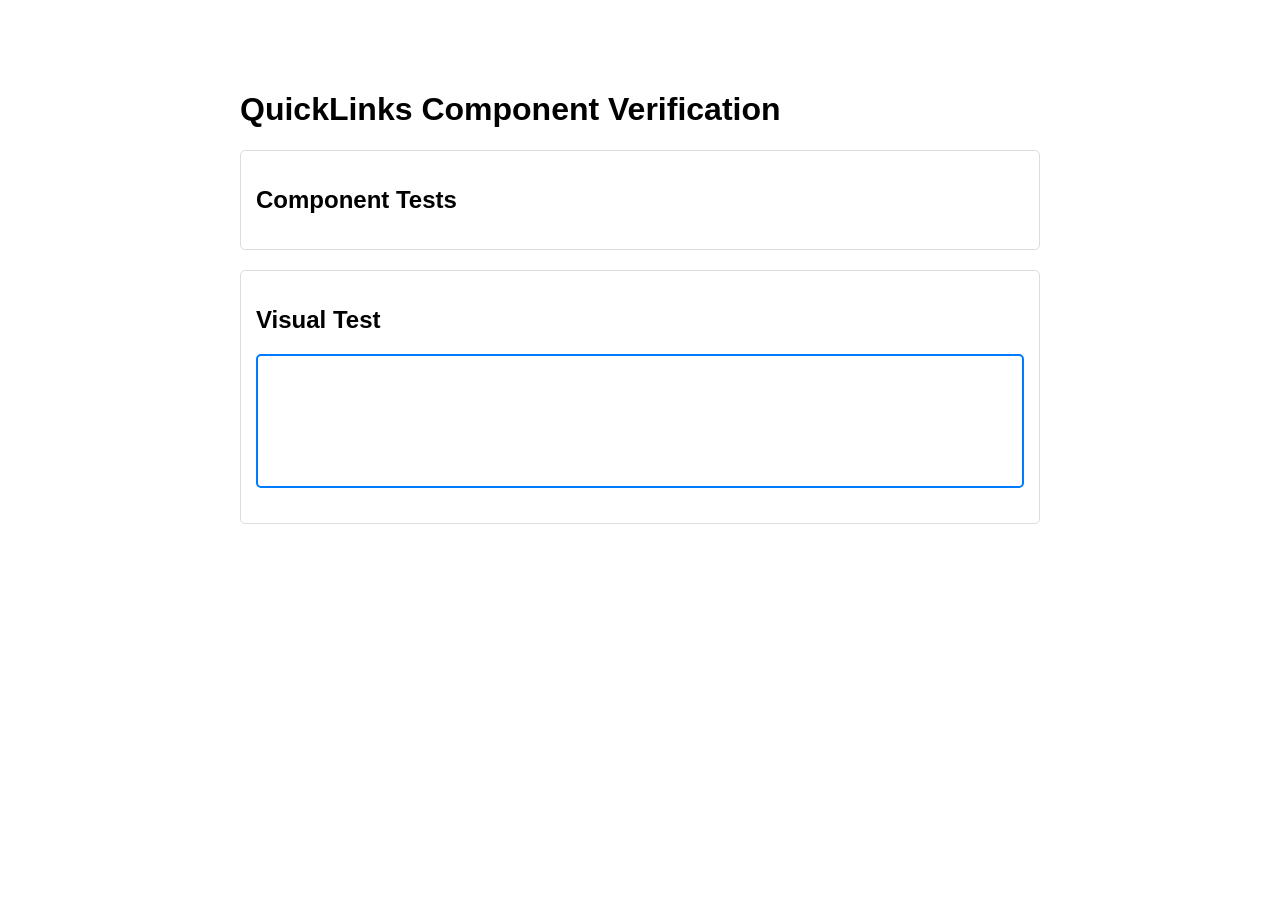
<file: verify-quicklinks.html>
<!DOCTYPE html>
<html lang="en">
<head>
  <meta charset="UTF-8">
  <meta name="viewport" content="width=device-width, initial-scale=1.0">
  <title>QuickLinks Component Verification</title>
  <style>
    body {
      font-family: Arial, sans-serif;
      max-width: 800px;
      margin: 50px auto;
      padding: 20px;
    }
    .test-section {
      margin: 20px 0;
      padding: 15px;
      border: 1px solid #ddd;
      border-radius: 5px;
    }
    .test-result {
      padding: 10px;
      margin: 5px 0;
      border-radius: 3px;
    }
    .pass {
      background-color: #d4edda;
      color: #155724;
    }
    .fail {
      background-color: #f8d7da;
      color: #721c24;
    }
    #quicklinks-container {
      margin: 20px 0;
      padding: 15px;
      border: 2px solid #007bff;
      border-radius: 5px;
      min-height: 100px;
    }
  </style>
</head>
<body>
  <h1>QuickLinks Component Verification</h1>
  
  <div class="test-section">
    <h2>Component Tests</h2>
    <div id="test-results"></div>
  </div>

  <div class="test-section">
    <h2>Visual Test</h2>
    <div id="quicklinks-container"></div>
  </div>

  <script src="js/StorageManager.js"></script>
  <script src="js/QuickLinksComponent.js"></script>
  <script>
    const resultsDiv = document.getElementById('test-results');
    
    function addResult(testName, passed, message = '') {
      const div = document.createElement('div');
      div.className = `test-result ${passed ? 'pass' : 'fail'}`;
      div.textContent = `${passed ? '✓' : '✗'} ${testName}${message ? ': ' + message : ''}`;
      resultsDiv.appendChild(div);
    }

    // Clear storage before tests
    StorageManager.clear();

    // Test 1: Component initialization
    const container = document.getElementById('quicklinks-container');
    const component = new QuickLinksComponent(container);
    component.init();
    addResult('Component initialization', component.links !== undefined);

    // Test 2: Add valid link
    const link1 = component.addLink('GitHub', 'https://github.com');
    addResult('Add valid link', link1 !== null && link1.name === 'GitHub');

    // Test 3: Validate URL with http://
    const link2 = component.addLink('Example', 'http://example.com');
    addResult('Add link with http://', link2 !== null);

    // Test 4: Reject empty name
    const link3 = component.addLink('', 'https://test.com');
    addResult('Reject empty name', link3 === null);

    // Test 5: Reject whitespace-only name
    const link4 = component.addLink('   ', 'https://test.com');
    addResult('Reject whitespace-only name', link4 === null);

    // Test 6: Reject name over 50 characters
    const longName = 'a'.repeat(51);
    const link5 = component.addLink(longName, 'https://test.com');
    addResult('Reject name over 50 characters', link5 === null);

    // Test 7: Accept name exactly 50 characters
    const exactName = 'a'.repeat(50);
    const link6 = component.addLink(exactName, 'https://test.com');
    addResult('Accept name exactly 50 characters', link6 !== null);

    // Test 8: Reject invalid URL (no protocol)
    const link7 = component.addLink('Test', 'example.com');
    addResult('Reject URL without protocol', link7 === null);

    // Test 9: Reject empty URL
    const link8 = component.addLink('Test', '');
    addResult('Reject empty URL', link8 === null);

    // Test 10: Reject invalid URL format
    const link9 = component.addLink('Test', 'not a url');
    addResult('Reject invalid URL format', link9 === null);

    // Test 11: Trim name whitespace
    const link10 = component.addLink('  Trimmed  ', 'https://test.com');
    addResult('Trim name whitespace', link10 !== null && link10.name === 'Trimmed');

    // Test 12: Delete link
    const linkToDelete = component.addLink('Delete Me', 'https://delete.com');
    const beforeCount = component.links.length;
    const deleted = component.deleteLink(linkToDelete.id);
    addResult('Delete link', deleted && component.links.length === beforeCount - 1);

    // Test 13: Delete non-existent link
    const deletedNonExistent = component.deleteLink('non-existent-id');
    addResult('Delete non-existent link returns false', !deletedNonExistent);

    // Test 14: Persistence - save and load
    const currentLinks = component.links.length;
    component.saveLinks();
    const newComponent = new QuickLinksComponent(container);
    newComponent.loadLinks();
    addResult('Persistence round-trip', newComponent.links.length === currentLinks);

    // Test 15: Generate unique IDs
    const id1 = component.generateId();
    const id2 = component.generateId();
    addResult('Generate unique IDs', id1 !== id2);

    // Test 16: Validate URL method
    addResult('validateUrl accepts https://', component.validateUrl('https://example.com'));
    addResult('validateUrl accepts http://', component.validateUrl('http://example.com'));
    addResult('validateUrl rejects no protocol', !component.validateUrl('example.com'));
    addResult('validateUrl rejects empty', !component.validateUrl(''));
    addResult('validateUrl rejects null', !component.validateUrl(null));

    // Test 17: Link object structure
    const testLink = component.addLink('Structure Test', 'https://test.com');
    const hasCorrectStructure = testLink && 
      testLink.id && 
      testLink.name === 'Structure Test' && 
      testLink.url === 'https://test.com' && 
      typeof testLink.createdAt === 'number';
    addResult('Link object has correct structure', hasCorrectStructure);

    // Test 18: Render method doesn't crash
    try {
      component.render();
      addResult('Render method executes without error', true);
    } catch (error) {
      addResult('Render method executes without error', false, error.message);
    }

    console.log('All tests completed. Check results above.');
  </script>
</body>
</html>
</file>
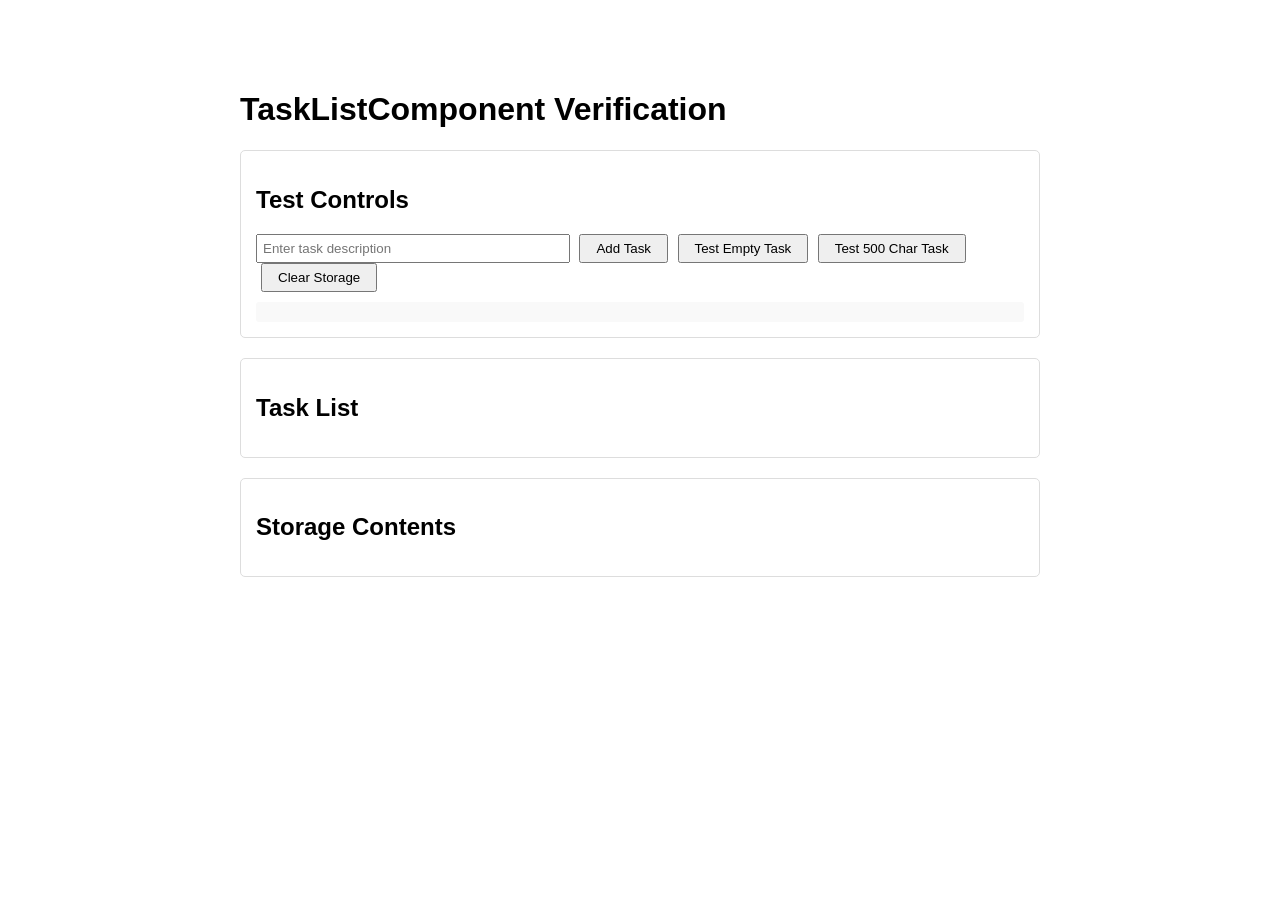
<file: verify-tasklist.html>
<!DOCTYPE html>
<html lang="en">
<head>
    <meta charset="UTF-8">
    <meta name="viewport" content="width=device-width, initial-scale=1.0">
    <title>TaskListComponent Verification</title>
    <style>
        body {
            font-family: Arial, sans-serif;
            max-width: 800px;
            margin: 50px auto;
            padding: 20px;
        }
        .test-section {
            margin: 20px 0;
            padding: 15px;
            border: 1px solid #ddd;
            border-radius: 5px;
        }
        .task-list {
            list-style: none;
            padding: 0;
        }
        .task-item {
            padding: 10px;
            margin: 5px 0;
            border: 1px solid #eee;
            border-radius: 3px;
            display: flex;
            align-items: center;
            gap: 10px;
        }
        .task-item.completed {
            background-color: #f0f0f0;
        }
        .task-item.completed .task-description {
            text-decoration: line-through;
            color: #888;
        }
        .task-description {
            flex: 1;
        }
        button {
            padding: 5px 10px;
            cursor: pointer;
        }
        .edit-input {
            flex: 1;
            padding: 5px;
        }
        .empty-message {
            color: #888;
            font-style: italic;
        }
        .test-controls {
            margin: 10px 0;
        }
        .test-controls input {
            padding: 5px;
            width: 300px;
        }
        .test-controls button {
            padding: 5px 15px;
            margin-left: 5px;
        }
        .result {
            margin-top: 10px;
            padding: 10px;
            background-color: #f9f9f9;
            border-radius: 3px;
        }
        .success {
            color: green;
        }
        .error {
            color: red;
        }
    </style>
</head>
<body>
    <h1>TaskListComponent Verification</h1>

    <div class="test-section">
        <h2>Test Controls</h2>
        <div class="test-controls">
            <input type="text" id="task-input" placeholder="Enter task description" maxlength="500">
            <button onclick="testAddTask()">Add Task</button>
            <button onclick="testAddEmptyTask()">Test Empty Task</button>
            <button onclick="testAddLongTask()">Test 500 Char Task</button>
            <button onclick="testClearStorage()">Clear Storage</button>
        </div>
        <div id="test-result" class="result"></div>
    </div>

    <div class="test-section">
        <h2>Task List</h2>
        <div id="tasklist-container"></div>
    </div>

    <div class="test-section">
        <h2>Storage Contents</h2>
        <pre id="storage-contents"></pre>
    </div>

    <script src="js/StorageManager.js"></script>
    <script src="js/TaskListComponent.js"></script>
    <script>
        let taskList;

        // Initialize component
        document.addEventListener('DOMContentLoaded', () => {
            const container = document.getElementById('tasklist-container');
            taskList = new TaskListComponent(container);
            taskList.init();
            updateStorageDisplay();
        });

        function testAddTask() {
            const input = document.getElementById('task-input');
            const description = input.value;
            const result = taskList.addTask(description);
            
            if (result) {
                showResult(`✓ Task added: "${result.description}"`, 'success');
                input.value = '';
            } else {
                showResult('✗ Failed to add task (validation failed)', 'error');
            }
            updateStorageDisplay();
        }

        function testAddEmptyTask() {
            const result = taskList.addTask('   ');
            if (result === null) {
                showResult('✓ Empty task correctly rejected', 'success');
            } else {
                showResult('✗ Empty task was incorrectly accepted', 'error');
            }
            updateStorageDisplay();
        }

        function testAddLongTask() {
            const longTask = 'A'.repeat(500);
            const result = taskList.addTask(longTask);
            if (result) {
                showResult(`✓ 500 character task accepted (length: ${result.description.length})`, 'success');
            } else {
                showResult('✗ 500 character task rejected', 'error');
            }
            
            // Test 501 characters
            const tooLongTask = 'A'.repeat(501);
            const result2 = taskList.addTask(tooLongTask);
            if (result2 === null) {
                showResult('✓ 501 character task correctly rejected', 'success');
            } else {
                showResult('✗ 501 character task was incorrectly accepted', 'error');
            }
            updateStorageDisplay();
        }

        function testClearStorage() {
            StorageManager.clear();
            taskList.loadTasks();
            taskList.render();
            showResult('✓ Storage cleared and tasks reloaded', 'success');
            updateStorageDisplay();
        }

        function showResult(message, type) {
            const resultDiv = document.getElementById('test-result');
            const p = document.createElement('p');
            p.className = type;
            p.textContent = message;
            resultDiv.appendChild(p);
            
            // Auto-clear after 5 seconds
            setTimeout(() => {
                resultDiv.innerHTML = '';
            }, 5000);
        }

        function updateStorageDisplay() {
            const storageDiv = document.getElementById('storage-contents');
            const tasks = StorageManager.get('tasks', []);
            storageDiv.textContent = JSON.stringify(tasks, null, 2);
        }
    </script>
</body>
</html>
</file>
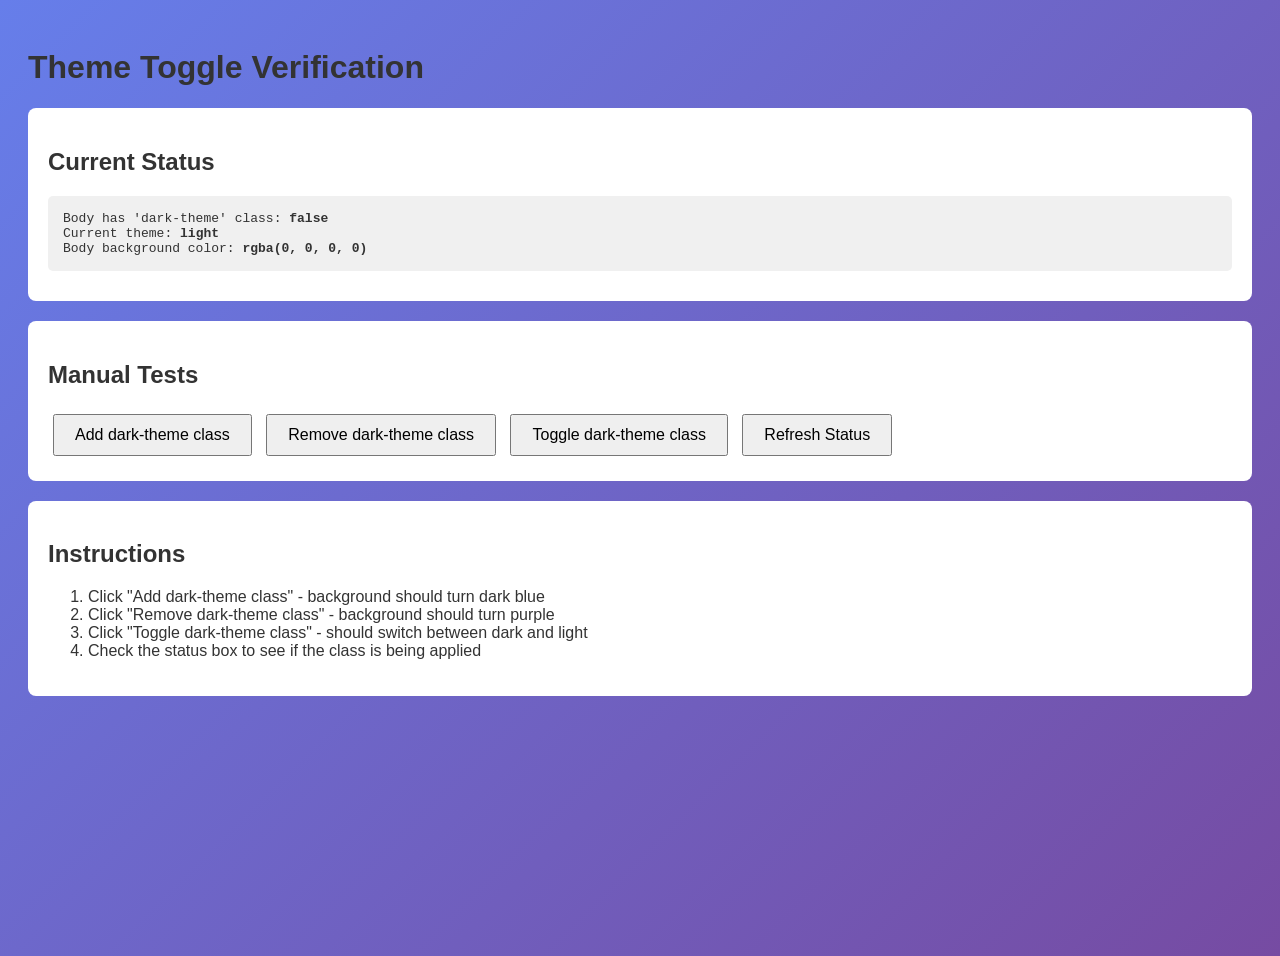
<file: verify-theme-fix.html>
<!DOCTYPE html>
<html lang="en">
<head>
    <meta charset="UTF-8">
    <meta name="viewport" content="width=device-width, initial-scale=1.0">
    <title>Theme Verification</title>
    <style>
        body {
            font-family: Arial, sans-serif;
            padding: 20px;
            background: linear-gradient(135deg, #667eea 0%, #764ba2 100%);
            color: #333;
            min-height: 100vh;
            transition: all 0.3s ease;
        }
        
        body.dark-theme {
            background: linear-gradient(135deg, #1a1a2e 0%, #16213e 100%);
            color: #ecf0f1;
        }
        
        .test-box {
            background: white;
            padding: 20px;
            margin: 20px 0;
            border-radius: 8px;
        }
        
        body.dark-theme .test-box {
            background: #2c3e50;
            color: #ecf0f1;
        }
        
        button {
            padding: 10px 20px;
            margin: 5px;
            cursor: pointer;
            font-size: 16px;
        }
        
        .status {
            padding: 15px;
            background: #f0f0f0;
            border-radius: 5px;
            margin: 10px 0;
            font-family: monospace;
        }
        
        body.dark-theme .status {
            background: #34495e;
        }
    </style>
</head>
<body>
    <h1>Theme Toggle Verification</h1>
    
    <div class="test-box">
        <h2>Current Status</h2>
        <div class="status">
            <div>Body has 'dark-theme' class: <strong id="has-class">false</strong></div>
            <div>Current theme: <strong id="current-theme">light</strong></div>
            <div>Body background color: <strong id="bg-color">checking...</strong></div>
        </div>
    </div>
    
    <div class="test-box">
        <h2>Manual Tests</h2>
        <button onclick="addDarkClass()">Add dark-theme class</button>
        <button onclick="removeDarkClass()">Remove dark-theme class</button>
        <button onclick="toggleClass()">Toggle dark-theme class</button>
        <button onclick="updateStatus()">Refresh Status</button>
    </div>
    
    <div class="test-box">
        <h2>Instructions</h2>
        <ol>
            <li>Click "Add dark-theme class" - background should turn dark blue</li>
            <li>Click "Remove dark-theme class" - background should turn purple</li>
            <li>Click "Toggle dark-theme class" - should switch between dark and light</li>
            <li>Check the status box to see if the class is being applied</li>
        </ol>
    </div>

    <script>
        function updateStatus() {
            const hasClass = document.body.classList.contains('dark-theme');
            const bgColor = window.getComputedStyle(document.body).backgroundColor;
            
            document.getElementById('has-class').textContent = hasClass;
            document.getElementById('current-theme').textContent = hasClass ? 'dark' : 'light';
            document.getElementById('bg-color').textContent = bgColor;
            
            console.log('Status updated:', {
                hasClass,
                classList: Array.from(document.body.classList),
                bgColor
            });
        }
        
        function addDarkClass() {
            document.body.classList.add('dark-theme');
            console.log('Added dark-theme class');
            updateStatus();
        }
        
        function removeDarkClass() {
            document.body.classList.remove('dark-theme');
            console.log('Removed dark-theme class');
            updateStatus();
        }
        
        function toggleClass() {
            document.body.classList.toggle('dark-theme');
            console.log('Toggled dark-theme class');
            updateStatus();
        }
        
        // Initial status
        updateStatus();
        
        // Update status every second
        setInterval(updateStatus, 1000);
    </script>
</body>
</html>
</file>
<file: css/styles.css>
/* To-Do List Life Dashboard Styles */

/* Reset and base styles */
* {
    margin: 0;
    padding: 0;
    box-sizing: border-box;
}

body {
    font-family: -apple-system, BlinkMacSystemFont, 'Segoe UI', Roboto, Oxygen, Ubuntu, Cantarell, sans-serif;
    line-height: 1.6;
    color: #333;
    background: linear-gradient(135deg, #667eea 0%, #764ba2 100%);
    min-height: 100vh;
    padding: 1rem;
}

/* Dashboard layout */
.dashboard {
    max-width: 1200px;
    margin: 0 auto;
    padding: 2rem;
}

.dashboard-header {
    margin-bottom: 2rem;
}

.dashboard-content {
    width: 100%;
}

/* Component grid - responsive flexbox/grid hybrid */
.component-grid {
    display: grid;
    grid-template-columns: repeat(auto-fit, minmax(320px, 1fr));
    gap: 1.5rem;
    align-items: start;
}

/* Tablet layout - 2 columns */
@media (min-width: 768px) and (max-width: 1024px) {
    .component-grid {
        grid-template-columns: repeat(2, 1fr);
    }
}

/* Desktop layout - 3 columns */
@media (min-width: 1025px) {
    .component-grid {
        grid-template-columns: repeat(3, 1fr);
    }
}

/* Component containers */
.timer-component,
.tasklist-component,
.quicklinks-component {
    background: white;
    border-radius: 12px;
    padding: 1.5rem;
    box-shadow: 0 4px 6px rgba(0, 0, 0, 0.1), 0 1px 3px rgba(0, 0, 0, 0.08);
    transition: transform 0.2s ease, box-shadow 0.2s ease;
}

.timer-component:hover,
.tasklist-component:hover,
.quicklinks-component:hover {
    transform: translateY(-2px);
    box-shadow: 0 8px 12px rgba(0, 0, 0, 0.15), 0 2px 4px rgba(0, 0, 0, 0.1);
}

/* Greeting component - enhanced typography */
.greeting-component {
    background: white;
    border-radius: 12px;
    padding: 2.5rem;
    box-shadow: 0 4px 6px rgba(0, 0, 0, 0.1), 0 1px 3px rgba(0, 0, 0, 0.08);
    text-align: center;
}

.greeting-message {
    font-size: 2rem;
    font-weight: 600;
    color: #2c3e50;
    margin-bottom: 0.75rem;
    letter-spacing: -0.5px;
}

.time-display {
    font-size: 3.5rem;
    font-weight: 700;
    color: #667eea;
    margin-bottom: 0.5rem;
    letter-spacing: -1px;
    font-variant-numeric: tabular-nums;
}

.date-display {
    font-size: 1.25rem;
    color: #7f8c8d;
    font-weight: 500;
}

/* Component headings */
h2 {
    margin-bottom: 1.25rem;
    font-size: 1.35rem;
    color: #2c3e50;
    font-weight: 600;
    border-bottom: 2px solid #f0f0f0;
    padding-bottom: 0.5rem;
}

/* Responsive design */
@media (max-width: 767px) {
    body {
        padding: 0.5rem;
    }
    
    .dashboard {
        padding: 0.75rem;
    }
    
    .component-grid {
        grid-template-columns: 1fr;
        gap: 1rem;
    }
    
    .greeting-component {
        padding: 1.5rem;
    }
    
    .greeting-message {
        font-size: 1.5rem;
    }
    
    .time-display {
        font-size: 2.5rem;
    }
    
    .date-display {
        font-size: 1rem;
    }
    
    .timer-display {
        font-size: 2.5rem;
    }
    
    .timer-controls {
        flex-direction: column;
    }
    
    .timer-btn {
        width: 100%;
    }
    
    h2 {
        font-size: 1.15rem;
    }
}

/* Small mobile devices */
@media (max-width: 375px) {
    .greeting-message {
        font-size: 1.25rem;
    }
    
    .time-display {
        font-size: 2rem;
    }
    
    .timer-display {
        font-size: 2rem;
    }
}

/* Input forms */
.task-input-form,
.quicklinks-input-form {
    display: flex;
    gap: 0.5rem;
    margin-bottom: 1rem;
    flex-wrap: wrap;
}

.task-input,
.link-name-input,
.link-url-input {
    flex: 1;
    min-width: 150px;
    padding: 0.625rem;
    border: 2px solid #e0e0e0;
    border-radius: 6px;
    font-size: 0.9rem;
    transition: border-color 0.2s ease, box-shadow 0.2s ease;
}

.task-input:focus,
.link-name-input:focus,
.link-url-input:focus {
    outline: none;
    border-color: #667eea;
    box-shadow: 0 0 0 3px rgba(102, 126, 234, 0.1);
}

.task-input::placeholder,
.link-name-input::placeholder,
.link-url-input::placeholder {
    color: #aaa;
}

.add-task-btn,
.add-link-btn {
    padding: 0.625rem 1.25rem;
    background-color: #667eea;
    color: white;
    border: none;
    border-radius: 6px;
    cursor: pointer;
    font-size: 0.9rem;
    font-weight: 600;
    transition: background-color 0.2s ease, transform 0.1s ease;
    white-space: nowrap;
}

.add-task-btn:hover,
.add-link-btn:hover {
    background-color: #5568d3;
    transform: translateY(-1px);
}

.add-task-btn:active,
.add-link-btn:active {
    transform: translateY(0);
}

/* Error messages */
.error-message {
    color: #c0392b;
    font-size: 0.85rem;
    margin-top: 0.5rem;
    padding: 0.625rem 0.875rem;
    background-color: #fadbd8;
    border-left: 3px solid #e74c3c;
    border-radius: 4px;
    animation: slideIn 0.3s ease;
}

@keyframes slideIn {
    from {
        opacity: 0;
        transform: translateY(-10px);
    }
    to {
        opacity: 1;
        transform: translateY(0);
    }
}

/* Success messages */
.success-message {
    color: #229954;
    font-size: 0.85rem;
    margin-top: 0.5rem;
    padding: 0.625rem 0.875rem;
    background-color: #d4edda;
    border-left: 3px solid #27ae60;
    border-radius: 4px;
    animation: slideIn 0.3s ease;
}

/* Notification system */
.notification-container {
    position: fixed;
    top: 20px;
    right: 20px;
    z-index: 9999;
    display: flex;
    flex-direction: column;
    gap: 0.75rem;
    max-width: 400px;
    pointer-events: none;
}

.notification {
    background: white;
    padding: 1rem 2.5rem 1rem 1rem;
    border-radius: 8px;
    box-shadow: 0 4px 12px rgba(0, 0, 0, 0.15), 0 2px 4px rgba(0, 0, 0, 0.1);
    font-size: 0.9rem;
    line-height: 1.5;
    position: relative;
    pointer-events: auto;
    opacity: 0;
    transform: translateX(100%);
    transition: all 0.3s ease;
    border-left: 4px solid #667eea;
}

.notification-show {
    opacity: 1;
    transform: translateX(0);
}

.notification-hide {
    opacity: 0;
    transform: translateX(100%);
}

.notification-error {
    background-color: #fadbd8;
    border-left-color: #e74c3c;
    color: #c0392b;
}

.notification-warning {
    background-color: #fff3cd;
    border-left-color: #f39c12;
    color: #856404;
}

.notification-success {
    background-color: #d4edda;
    border-left-color: #27ae60;
    color: #229954;
}

.notification-info {
    background-color: #d1ecf1;
    border-left-color: #3498db;
    color: #0c5460;
}

.notification-close {
    position: absolute;
    top: 0.5rem;
    right: 0.5rem;
    background: none;
    border: none;
    font-size: 1.5rem;
    line-height: 1;
    color: inherit;
    opacity: 0.5;
    cursor: pointer;
    padding: 0.25rem;
    transition: opacity 0.2s ease;
}

.notification-close:hover {
    opacity: 1;
}

/* Mobile notification adjustments */
@media (max-width: 767px) {
    .notification-container {
        top: 10px;
        right: 10px;
        left: 10px;
        max-width: none;
    }
    
    .notification {
        font-size: 0.85rem;
    }
}

/* Task list */
.task-list-items,
.links-list-items {
    list-style: none;
}

.task-item,
.link-item {
    display: flex;
    align-items: center;
    gap: 0.75rem;
    padding: 0.875rem;
    margin-bottom: 0.625rem;
    background-color: #f9f9f9;
    border-radius: 8px;
    border: 1px solid #f0f0f0;
    transition: all 0.2s ease;
}

.task-item:hover,
.link-item:hover {
    background-color: #f0f0f0;
    border-color: #e0e0e0;
    transform: translateX(2px);
}

.task-item.completed {
    background-color: #f0f9f4;
    border-color: #d4edda;
}

.task-item.completed .task-description {
    text-decoration: line-through;
    color: #6c757d;
    opacity: 0.7;
}

.task-description {
    flex: 1;
    word-break: break-word;
    line-height: 1.5;
}

/* Checkbox styling */
.task-checkbox {
    width: 20px;
    height: 20px;
    cursor: pointer;
    accent-color: #667eea;
}

/* Buttons */
.edit-button,
.delete-button,
.save-button,
.cancel-button,
.link-button {
    padding: 0.375rem 0.875rem;
    border: none;
    border-radius: 6px;
    cursor: pointer;
    font-size: 0.85rem;
    font-weight: 500;
    transition: all 0.2s ease;
}

.edit-button {
    background-color: #95a5a6;
    color: white;
}

.edit-button:hover {
    background-color: #7f8c8d;
    transform: translateY(-1px);
}

.delete-button {
    background-color: #e74c3c;
    color: white;
}

.delete-button:hover {
    background-color: #c0392b;
    transform: translateY(-1px);
}

.save-button {
    background-color: #27ae60;
    color: white;
}

.save-button:hover {
    background-color: #229954;
    transform: translateY(-1px);
}

.cancel-button {
    background-color: #95a5a6;
    color: white;
}

.cancel-button:hover {
    background-color: #7f8c8d;
    transform: translateY(-1px);
}

.link-button {
    flex: 1;
    text-align: left;
    background-color: #667eea;
    color: white;
    padding: 0.625rem 1rem;
    text-decoration: none;
    display: inline-block;
}

.link-button:hover {
    background-color: #5568d3;
    transform: translateY(-1px);
}

.edit-button:active,
.delete-button:active,
.save-button:active,
.cancel-button:active,
.link-button:active {
    transform: translateY(0);
}

/* Edit input */
.edit-input {
    flex: 1;
    padding: 0.625rem;
    border: 2px solid #667eea;
    border-radius: 6px;
    font-size: 0.9rem;
    transition: box-shadow 0.2s ease;
}

.edit-input:focus {
    outline: none;
    box-shadow: 0 0 0 3px rgba(102, 126, 234, 0.1);
}

/* Empty state */
.empty-message {
    color: #95a5a6;
    font-style: italic;
    text-align: center;
    padding: 2rem 1rem;
    background-color: #f9f9f9;
    border-radius: 8px;
    border: 2px dashed #e0e0e0;
}

/* Greeting component styles */
.greeting-message {
    font-size: 2rem;
    font-weight: 600;
    color: #2c3e50;
    margin-bottom: 0.5rem;
}

.time-display {
    font-size: 3rem;
    font-weight: 700;
    color: #3498db;
    margin-bottom: 0.25rem;
}

.date-display {
    font-size: 1.25rem;
    color: #7f8c8d;
}

/* Timer component styles */
.timer {
    text-align: center;
}

.timer-display {
    font-size: 3.5rem;
    font-weight: 700;
    color: #2c3e50;
    margin-bottom: 1.5rem;
    font-variant-numeric: tabular-nums;
    letter-spacing: -1px;
}

.timer-controls {
    display: flex;
    gap: 0.75rem;
    justify-content: center;
    flex-wrap: wrap;
}

.timer-btn {
    padding: 0.875rem 1.75rem;
    border: none;
    border-radius: 8px;
    cursor: pointer;
    font-size: 1rem;
    font-weight: 600;
    transition: all 0.2s ease;
    min-width: 100px;
}

.timer-start {
    background-color: #27ae60;
    color: white;
}

.timer-start:hover:not(:disabled) {
    background-color: #229954;
    transform: translateY(-2px);
    box-shadow: 0 4px 8px rgba(39, 174, 96, 0.3);
}

.timer-stop {
    background-color: #e74c3c;
    color: white;
}

.timer-stop:hover:not(:disabled) {
    background-color: #c0392b;
    transform: translateY(-2px);
    box-shadow: 0 4px 8px rgba(231, 76, 60, 0.3);
}

.timer-reset {
    background-color: #95a5a6;
    color: white;
}

.timer-reset:hover:not(:disabled) {
    background-color: #7f8c8d;
    transform: translateY(-2px);
    box-shadow: 0 4px 8px rgba(149, 165, 166, 0.3);
}

.timer-btn:disabled {
    opacity: 0.5;
    cursor: not-allowed;
    transform: none;
}

.timer-btn:active:not(:disabled) {
    transform: translateY(0);
}

.timer-complete-message {
    margin-top: 1rem;
    font-size: 1.25rem;
    font-weight: 600;
    color: #27ae60;
    animation: pulse 1.5s ease-in-out infinite;
}

@keyframes pulse {
    0%, 100% {
        opacity: 1;
    }
    50% {
        opacity: 0.6;
    }
}

/* Quick Links specific styling */
.quicklinks-list-items {
    display: grid;
    grid-template-columns: 1fr;
    gap: 0.625rem;
}

@media (min-width: 768px) {
    .quicklinks-list-items {
        grid-template-columns: repeat(2, 1fr);
    }
}

.link-item {
    padding: 0;
    background-color: transparent;
    border: none;
}

.link-item .link-button {
    width: 100%;
    justify-content: space-between;
    display: flex;
    align-items: center;
}

/* Loading states */
.loading {
    opacity: 0.6;
    pointer-events: none;
}

/* Focus visible for accessibility */
*:focus-visible {
    outline: 2px solid #667eea;
    outline-offset: 2px;
}

/* Smooth scrolling */
html {
    scroll-behavior: smooth;
}

/* Print styles */
@media print {
    body {
        background: white;
    }
    
    .timer-controls,
    .task-input-form,
    .quicklinks-input-form,
    .edit-button,
    .delete-button {
        display: none;
    }
    
    .component-grid {
        display: block;
    }
    
    .timer-component,
    .tasklist-component,
    .quicklinks-component,
    .greeting-component {
        box-shadow: none;
        border: 1px solid #ddd;
        page-break-inside: avoid;
        margin-bottom: 1rem;
    }
}

/* Reduced motion for accessibility */
@media (prefers-reduced-motion: reduce) {
    *,
    *::before,
    *::after {
        animation-duration: 0.01ms !important;
        animation-iteration-count: 1 !important;
        transition-duration: 0.01ms !important;
    }
}

/* High contrast mode support */
@media (prefers-contrast: high) {
    .task-item,
    .link-item {
        border: 2px solid currentColor;
    }
    
    .timer-component,
    .tasklist-component,
    .quicklinks-component,
    .greeting-component {
        border: 2px solid currentColor;
    }
}

/* Dark mode support removed - using manual toggle instead via .dark-theme class */

/* Theme Toggle Button */
.theme-toggle-btn {
    position: fixed;
    top: 20px;
    right: 20px;
    width: 50px;
    height: 50px;
    border-radius: 50%;
    border: none;
    background: white;
    box-shadow: 0 4px 6px rgba(0, 0, 0, 0.1);
    cursor: pointer;
    font-size: 1.5rem;
    display: flex;
    align-items: center;
    justify-content: center;
    transition: all 0.3s ease;
    z-index: 1000;
}

.theme-toggle-btn:hover {
    transform: scale(1.1);
    box-shadow: 0 6px 12px rgba(0, 0, 0, 0.15);
}

/* Edit Name Button */
.edit-name-btn {
    position: absolute;
    top: 10px;
    right: 10px;
    background: transparent;
    border: none;
    font-size: 1.2rem;
    cursor: pointer;
    opacity: 0.6;
    transition: opacity 0.2s ease;
    padding: 5px;
}

.edit-name-btn:hover {
    opacity: 1;
}

.greeting-component {
    position: relative;
}

/* Dark Theme Styles */
body.dark-theme {
    background: linear-gradient(135deg, #1a1a2e 0%, #16213e 100%);
    color: #ecf0f1;
}

body.dark-theme .timer-component,
body.dark-theme .tasklist-component,
body.dark-theme .quicklinks-component,
body.dark-theme .greeting-component {
    background: #2c3e50;
    color: #ecf0f1;
    box-shadow: 0 4px 6px rgba(0, 0, 0, 0.3);
}

body.dark-theme h2 {
    color: #ecf0f1;
    border-bottom-color: #34495e;
}

body.dark-theme .greeting-message,
body.dark-theme .timer-display {
    color: #ecf0f1;
}

body.dark-theme .time-display {
    color: #667eea;
}

body.dark-theme .date-display {
    color: #95a5a6;
}

body.dark-theme .task-item,
body.dark-theme .link-item {
    background-color: #34495e;
    border-color: #2c3e50;
    color: #ecf0f1;
}

body.dark-theme .task-item:hover,
body.dark-theme .link-item:hover {
    background-color: #3d566e;
    border-color: #34495e;
}

body.dark-theme .task-item.completed {
    background-color: #1e3a2e;
    border-color: #27ae60;
}

body.dark-theme .empty-message {
    background-color: #34495e;
    border-color: #2c3e50;
    color: #95a5a6;
}

body.dark-theme .task-input,
body.dark-theme .link-name-input,
body.dark-theme .link-url-input,
body.dark-theme .edit-input {
    background-color: #34495e;
    border-color: #2c3e50;
    color: #ecf0f1;
}

body.dark-theme .task-input::placeholder,
body.dark-theme .link-name-input::placeholder,
body.dark-theme .link-url-input::placeholder {
    color: #7f8c8d;
}

body.dark-theme .theme-toggle-btn {
    background: #34495e;
    color: #ecf0f1;
}

body.dark-theme .edit-name-btn {
    color: #ecf0f1;
}

body.dark-theme .notification {
    background: #34495e;
    color: #ecf0f1;
}

body.dark-theme .notification-error {
    background-color: #c0392b;
}

body.dark-theme .notification-warning {
    background-color: #f39c12;
}

body.dark-theme .notification-success {
    background-color: #27ae60;
}

body.dark-theme .notification-info {
    background-color: #3498db;
}
</file>
